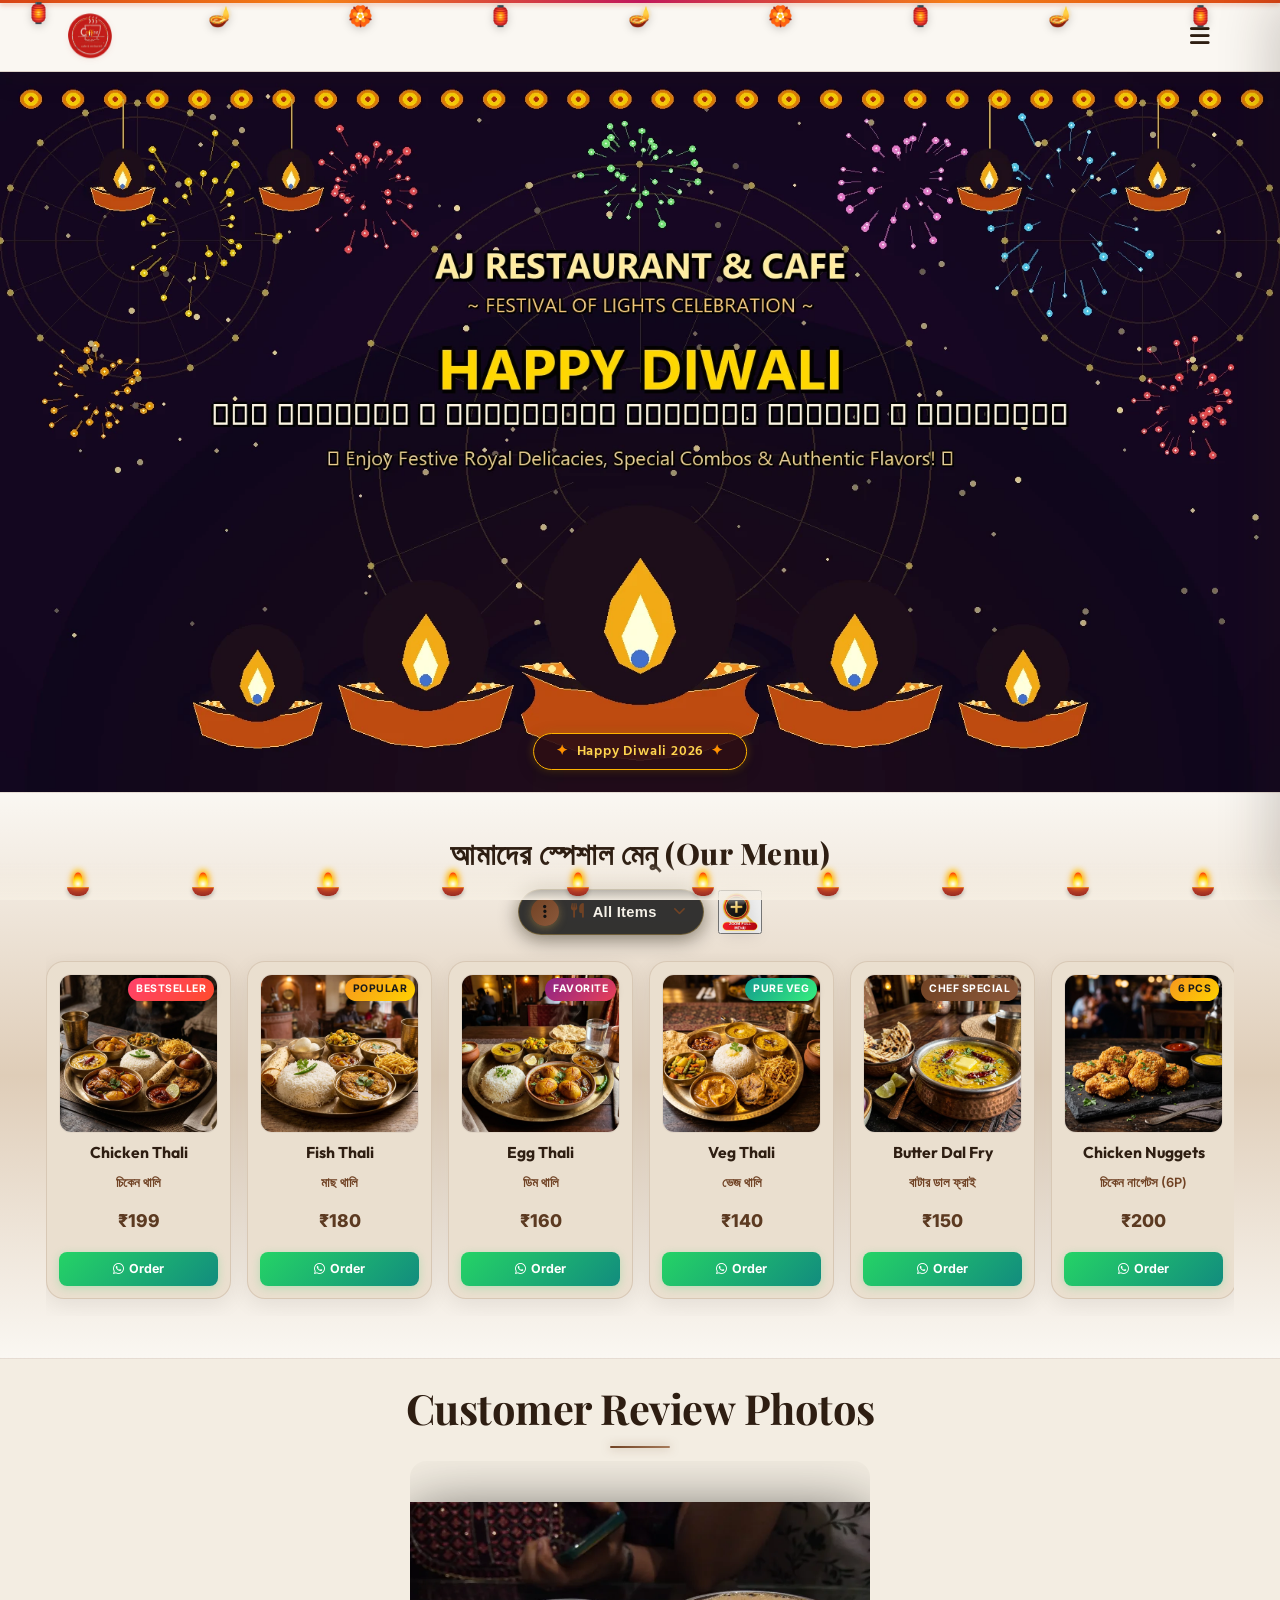
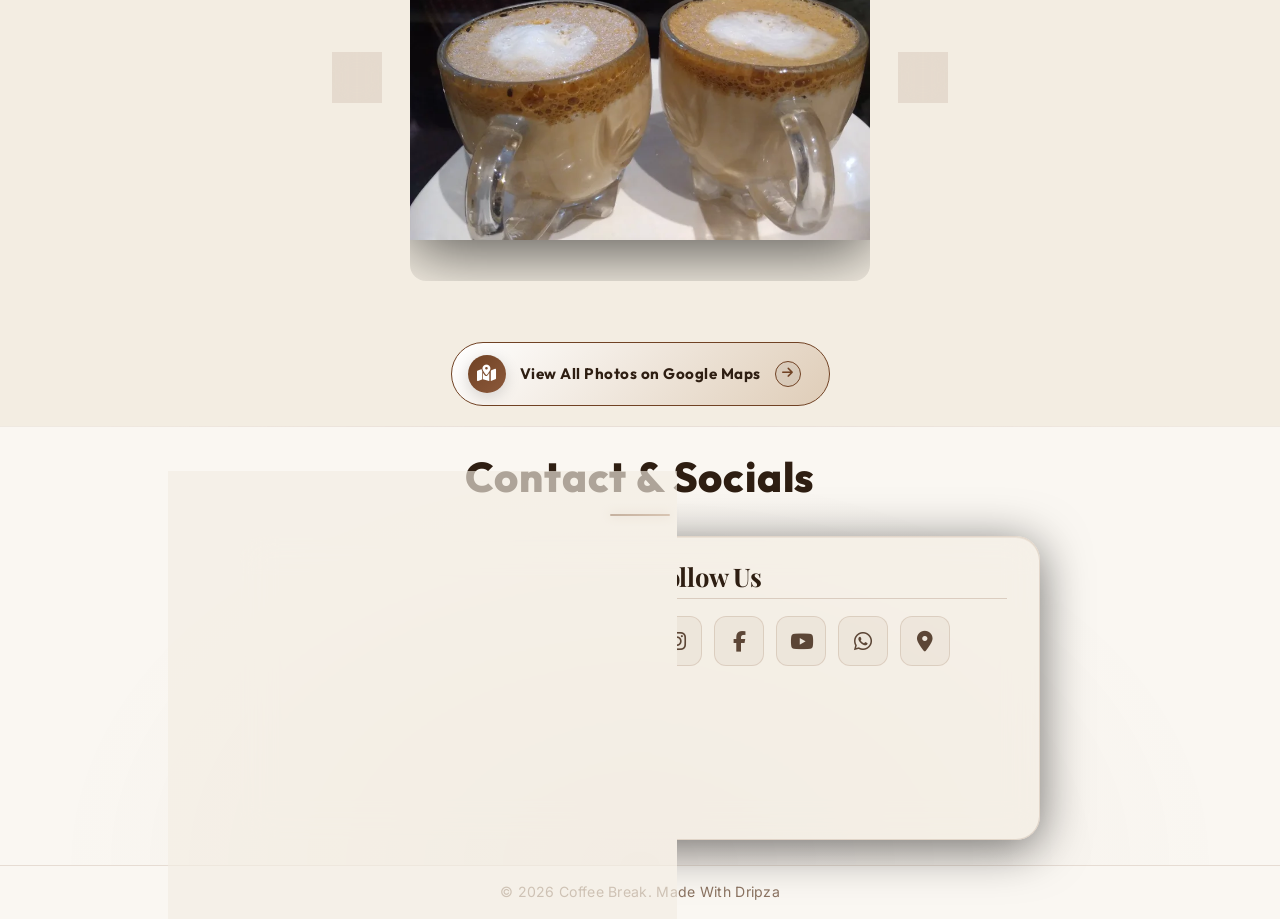
<file: index.html>
﻿<!DOCTYPE html>
<html lang="bn">
<head>
    <meta charset="UTF-8">
    <meta name="viewport" content="width=device-width, initial-scale=1.0">
    <title>Coffee Break</title>
    <link rel="icon" type="image/png" href="assets/coffee_break_logo.webp">
    <link href="https://fonts.googleapis.com/css2?family=Playfair+Display:wght@400;600;700;800&family=Outfit:wght@300;400;600;800&family=Inter:wght@300;400;500;600&family=Hind+Siliguri:wght@400;600;700&display=swap" rel="stylesheet">
    <link rel="stylesheet" href="https://cdnjs.cloudflare.com/ajax/libs/font-awesome/6.4.0/css/all.min.css">
    <link rel="stylesheet" href="styles.css?v=1.3">
</head>
<body class="no-scroll diwali-theme">
    <!-- Preloader Screen -->
    <div id="preloader">
        <div class="preloader-content">
            <div class="preloader-diya-glow">🪔</div>
            <h1 class="preloader-title">Welcome to <br><span class="highlight">Coffee Break</span></h1>
            <div class="preloader-loader">
                <div class="loader-bar"></div>
            </div>
        </div>
    </div>
    <!-- Navbar -->
        <!-- Hanging Decorative Diwali Toran & Lanterns -->
    <div class="diwali-hanging-toran" aria-hidden="true">
        <div class="toran-string"></div>
        <div class="toran-items">
            <span class="toran-lantern tl1">🏮</span>
            <span class="toran-diya td1">🪔</span>
            <span class="toran-flower tf1">🏵️</span>
            <span class="toran-lantern tl2">🏮</span>
            <span class="toran-diya td2">🪔</span>
            <span class="toran-flower tf2">🏵️</span>
            <span class="toran-lantern tl3">🏮</span>
            <span class="toran-diya td3">🪔</span>
            <span class="toran-lantern tl4">🏮</span>
        </div>
    </div>
    <nav class="navbar">
        <div class="logo-container">
            <img src="assets/coffee_break_logo.webp" alt="Coffee Break Logo" class="logo-brand-img">
            <div class="logo-text-wrapper">
                <span class="animated-football-header" title="Diwali Celebration">
                    <img src="assets/diwali_run_icon.webp" alt="Mahalaya Run Icon" style="object-fit: contain; filter: drop-shadow(0 2px 5px rgba(183, 28, 28, 0.4)) drop-shadow(0 1px 2px rgba(0, 0, 0, 0.25));">
                </span>
                <span class="logo-text">Coffee Break</span>
            </div>
        </div>
        <span class="rath-yatra-header-text diwali-header-text">✨ শুভ দীপাবলি ও কালীপূজা 🪔</span>
        <ul class="nav-links">
            <li><a href="#home">Home</a></li>
            <li><a href="#menu">Menu</a></li>
            <li><a href="#reviews">Reviews</a></li>
            <li><a href="#contact">Contact</a></li>
        </ul>
        <div class="navbar-actions">
            <div class="hamburger">
                <i class="fas fa-bars"></i>
            </div>
        </div>
    </nav>

    <!-- Hero Section -->
    <section id="home" class="hero">
        <div class="hero-bg banner-box">
            <img src="assets/diwali_greeting_banner.webp" alt="Happy Diwali Festival Banner" class="active">
            <img src="assets/banner_1.webp" alt="Coffee Break Banner 1">
            <img src="assets/banner_2.webp" alt="Coffee Break Banner 2">
            <img src="assets/banner_3.webp" alt="Coffee Break Banner 3">
            <img src="assets/banner_4.webp" alt="Coffee Break Banner 4">
            <img src="assets/banner_5.webp" alt="Coffee Break Banner 5">
            <img src="assets/banner_6.webp" alt="Coffee Break Banner 6">
            <img src="assets/banner_7.webp" alt="Coffee Break Banner 7">
            <img src="assets/banner_8.webp" alt="Coffee Break Banner 8">
            <img src="assets/banner_9.webp" alt="Coffee Break Banner 9">
            <img src="assets/banner_10.webp" alt="Coffee Break Banner 10">
            <img src="assets/banner_11.webp" alt="Coffee Break Banner 11">
            <img src="assets/banner_12.webp" alt="Coffee Break Banner 12">
            <img src="assets/banner_13.webp" alt="Coffee Break Banner 13">
            <img src="assets/banner_14.webp" alt="Coffee Break Banner 14">
            <img src="assets/banner_15.webp" alt="Coffee Break Banner 15">
            <div class="overlay"></div>
        </div>
        <!-- Interactive Diwali Fireworks Canvas Overlay -->
        <canvas id="diwali-fireworks-canvas"></canvas>
        <div class="hero-diwali-badge">
            <span class="sparkle-star">✦</span> Happy Diwali 2026 <span class="sparkle-star">✦</span>
        </div>
        <!-- Click/Hover Zones for Banner Control -->
        <div class="hero-nav-zone left-zone" title="Previous Image"></div>
        <div class="hero-nav-zone right-zone" title="Next Image"></div>
    </section>

                <!-- Digital Restaurant Menu Section -->
    <section id="menu" class="main-menu-section">
        <div class="menu-header-wrapper">
            <div class="menu-eyebrow-container">
                <span class="menu-eyebrow">আমাদের স্পেশাল মেনু (Our Menu)</span>
            </div>
        </div>

        <!-- Menu Category Filter Tabs -->
                <!-- Menu Category Filter Dropdown (Three-Dot Filter Menu) -->
        <!-- Menu Filter and Zoom Controls Row -->
        <div class="menu-filter-controls-row">
            <div class="menu-filter-dropdown-wrapper" id="main-menu-filter-dropdown-wrapper">
            <button type="button" class="menu-filter-dots-btn" id="main-menu-filter-dots-btn" aria-expanded="false" aria-haspopup="true" title="Filter Menu">
                <span class="three-dots-icon-box">
                    <i class="fas fa-ellipsis-v"></i>
                </span>
                <span class="current-filter-label" id="main-current-filter-label">
                    <i class="fas fa-utensils"></i>
                    <span>All Items</span>
                </span>
                <i class="fas fa-chevron-down filter-dropdown-arrow"></i>
            </button>

            <!-- Dropdown List of Category Filter Options -->
            <div class="menu-filter-dropdown-menu" id="main-menu-filter-dropdown-menu">
                <div class="menu-filter-dropdown-header">
                    <span><i class="fas fa-filter"></i> Filter Category</span>
                </div>
                <div class="menu-filter-dropdown-list">
                    <button type="button" class="menu-tab-btn active" data-category="all">
                        <span class="tab-btn-content">
                            <i class="fas fa-utensils tab-icon"></i>
                            <span class="tab-title">All Items</span>
                        </span>
                        <i class="fas fa-check active-indicator-icon"></i>
                    </button>
                    <button type="button" class="menu-tab-btn" data-category="thali">
                        <span class="tab-btn-content">
                            <i class="fas fa-bowl-rice tab-icon"></i>
                            <span class="tab-title">Bengali Thali</span>
                        </span>
                        <i class="fas fa-check active-indicator-icon"></i>
                    </button>
                    <button type="button" class="menu-tab-btn" data-category="snacks">
                        <span class="tab-btn-content">
                            <i class="fas fa-burger tab-icon"></i>
                            <span class="tab-title">Breakfast & Snacks</span>
                        </span>
                        <i class="fas fa-check active-indicator-icon"></i>
                    </button>
                    <button type="button" class="menu-tab-btn" data-category="beverages">
                        <span class="tab-btn-content">
                            <i class="fas fa-mug-hot tab-icon"></i>
                            <span class="tab-title">Tea & Coffee</span>
                        </span>
                        <i class="fas fa-check active-indicator-icon"></i>
                    </button>
                    <button type="button" class="menu-tab-btn" data-category="extras">
                        <span class="tab-btn-content">
                            <i class="fas fa-plate-wheat tab-icon"></i>
                            <span class="tab-title">Sides & Extras</span>
                        </span>
                        <i class="fas fa-check active-indicator-icon"></i>
                    </button>
                </div>
            </div>
        </div>

            <!-- Zoom Full Menu Button on Right Side of Filter -->
            <button type="button" class="menu-zoom-img-btn" id="open-full-menu-modal-btn" title="Open Complete Menu Card (সম্পূর্ণ মেনু)">
                    <img src="assets/zoom_full_menu_icon.webp" alt="Zoom Full Menu" class="zoom-full-menu-img">
                </button>
        </div>
        

        <!-- Menu Cards Horizontal Side-Scroll Wrapper -->
        <div class="main-menu-scroll-wrapper">
            <div class="main-menu-scroll-track" id="main-restaurant-menu-scroll">
                
                <!-- 1. Chicken Thali -->
                <div class="food-menu-card" data-category="thali">
                    <div class="food-card-badge bestseller">Bestseller</div>
                    <div class="food-card-img-box">
                        <img src="assets/menu_chicken_thali.webp" alt="Chicken Thali" loading="lazy">
                    </div>
                    <div class="food-card-body">
                        <h3 class="food-title">Chicken Thali</h3>
                        <span class="bengali-title">চিকেন থালি</span>
                        <span class="food-price">₹199</span>
                        <a href="https://wa.me/919064698792?text=Hi%20Coffee%20Break,%20I%20want%20to%20order%20Chicken%20Thali%20(₹199)" target="_blank" class="food-order-btn">
                            <i class="fab fa-whatsapp"></i> Order
                        </a>
                    </div>
                </div>

                <!-- 2. Fish Thali -->
                <div class="food-menu-card" data-category="thali">
                    <div class="food-card-badge popular">Popular</div>
                    <div class="food-card-img-box">
                        <img src="assets/menu_fish_thali.webp" alt="Fish Thali" loading="lazy">
                    </div>
                    <div class="food-card-body">
                        <h3 class="food-title">Fish Thali</h3>
                        <span class="bengali-title">মাছ থালি</span>
                        <span class="food-price">₹180</span>
                        <a href="https://wa.me/919064698792?text=Hi%20Coffee%20Break,%20I%20want%20to%20order%20Fish%20Thali%20(₹180)" target="_blank" class="food-order-btn">
                            <i class="fab fa-whatsapp"></i> Order
                        </a>
                    </div>
                </div>

                <!-- 3. Egg Thali -->
                <div class="food-menu-card" data-category="thali">
                    <div class="food-card-badge special">Favorite</div>
                    <div class="food-card-img-box">
                        <img src="assets/menu_egg_thali.webp" alt="Egg Thali" loading="lazy">
                    </div>
                    <div class="food-card-body">
                        <h3 class="food-title">Egg Thali</h3>
                        <span class="bengali-title">ডিম থালি</span>
                        <span class="food-price">₹160</span>
                        <a href="https://wa.me/919064698792?text=Hi%20Coffee%20Break,%20I%20want%20to%20order%20Egg%20Thali%20(₹160)" target="_blank" class="food-order-btn">
                            <i class="fab fa-whatsapp"></i> Order
                        </a>
                    </div>
                </div>

                <!-- 4. Veg Thali -->
                <div class="food-menu-card" data-category="thali">
                    <div class="food-card-badge pure-veg">Pure Veg</div>
                    <div class="food-card-img-box">
                        <img src="assets/menu_veg_thali.webp" alt="Veg Thali" loading="lazy">
                    </div>
                    <div class="food-card-body">
                        <h3 class="food-title">Veg Thali</h3>
                        <span class="bengali-title">ভেজ থালি</span>
                        <span class="food-price">₹140</span>
                        <a href="https://wa.me/919064698792?text=Hi%20Coffee%20Break,%20I%20want%20to%20order%20Veg%20Thali%20(₹140)" target="_blank" class="food-order-btn">
                            <i class="fab fa-whatsapp"></i> Order
                        </a>
                    </div>
                </div>

                <!-- 5. Butter Dal Fry -->
                <div class="food-menu-card" data-category="extras">
                    <div class="food-card-badge chef">Chef Special</div>
                    <div class="food-card-img-box">
                        <img src="assets/menu_butter_dal_fry.webp" alt="Butter Dal Fry" loading="lazy">
                    </div>
                    <div class="food-card-body">
                        <h3 class="food-title">Butter Dal Fry</h3>
                        <span class="bengali-title">বাটার ডাল ফ্রাই</span>
                        <span class="food-price">₹150</span>
                        <a href="https://wa.me/919064698792?text=Hi%20Coffee%20Break,%20I%20want%20to%20order%20Butter%20Dal%20Fry%20(₹150)" target="_blank" class="food-order-btn">
                            <i class="fab fa-whatsapp"></i> Order
                        </a>
                    </div>
                </div>

                <!-- 6. Chicken Nuggets -->
                <div class="food-menu-card" data-category="snacks">
                    <div class="food-card-badge popular">6 Pcs</div>
                    <div class="food-card-img-box">
                        <img src="assets/menu_chicken_nuggets.webp" alt="Chicken Nuggets" loading="lazy">
                    </div>
                    <div class="food-card-body">
                        <h3 class="food-title">Chicken Nuggets</h3>
                        <span class="bengali-title">চিকেন নাগেটস (6P)</span>
                        <span class="food-price">₹200</span>
                        <a href="https://wa.me/919064698792?text=Hi%20Coffee%20Break,%20I%20want%20to%20order%20Chicken%20Nuggets%20(₹200)" target="_blank" class="food-order-btn">
                            <i class="fab fa-whatsapp"></i> Order
                        </a>
                    </div>
                </div>

                <!-- 7. Aloo Tikki -->
                <div class="food-menu-card" data-category="snacks">
                    <div class="food-card-badge pure-veg">Big Size</div>
                    <div class="food-card-img-box">
                        <img src="assets/menu_aloo_tikki.webp" alt="Aloo Tikki Big Size" loading="lazy">
                    </div>
                    <div class="food-card-body">
                        <h3 class="food-title">Aloo Tikki 6P</h3>
                        <span class="bengali-title">আলু টিক্কি (6P)</span>
                        <span class="food-price">₹180</span>
                        <a href="https://wa.me/919064698792?text=Hi%20Coffee%20Break,%20I%20want%20to%20order%20Aloo%20Tikki%20(₹180)" target="_blank" class="food-order-btn">
                            <i class="fab fa-whatsapp"></i> Order
                        </a>
                    </div>
                </div>

                <!-- 8. Egg Maggie -->
                <div class="food-menu-card" data-category="snacks">
                    <div class="food-card-badge popular">Hot</div>
                    <div class="food-card-img-box">
                        <img src="assets/menu_egg_maggie.webp" alt="Egg Maggie" loading="lazy">
                    </div>
                    <div class="food-card-body">
                        <h3 class="food-title">Egg Maggie</h3>
                        <span class="bengali-title">এগ ম্যাগি</span>
                        <span class="food-price">₹80</span>
                        <a href="https://wa.me/919064698792?text=Hi%20Coffee%20Break,%20I%20want%20to%20order%20Egg%20Maggie%20(₹80)" target="_blank" class="food-order-btn">
                            <i class="fab fa-whatsapp"></i> Order
                        </a>
                    </div>
                </div>

                <!-- 9. Veg Maggie -->
                <div class="food-menu-card" data-category="snacks">
                    <div class="food-card-badge pure-veg">Veg</div>
                    <div class="food-card-img-box">
                        <img src="assets/menu_egg_maggie.webp" alt="Veg Maggie" loading="lazy">
                    </div>
                    <div class="food-card-body">
                        <h3 class="food-title">Veg Maggie</h3>
                        <span class="bengali-title">ভেজ ম্যাগি</span>
                        <span class="food-price">₹60</span>
                        <a href="https://wa.me/919064698792?text=Hi%20Coffee%20Break,%20I%20want%20to%20order%20Veg%20Maggie%20(₹60)" target="_blank" class="food-order-btn">
                            <i class="fab fa-whatsapp"></i> Order
                        </a>
                    </div>
                </div>

                <!-- 10. Bread Omelette -->
                <div class="food-menu-card" data-category="snacks">
                    <div class="food-card-badge special">Breakfast</div>
                    <div class="food-card-img-box">
                        <img src="assets/menu6.webp" alt="Bread Omelette Jam Butter" loading="lazy">
                    </div>
                    <div class="food-card-body">
                        <h3 class="food-title">Bread Omelette</h3>
                        <span class="bengali-title">ব্রেড ওমলেট / জ্যাম</span>
                        <span class="food-price">₹60</span>
                        <a href="https://wa.me/919064698792?text=Hi%20Coffee%20Break,%20I%20want%20to%20order%20Bread%20Omelette%20(₹60)" target="_blank" class="food-order-btn">
                            <i class="fab fa-whatsapp"></i> Order
                        </a>
                    </div>
                </div>

                <!-- 11. Chai & Coffee -->
                <div class="food-menu-card" data-category="beverages">
                    <div class="food-card-badge special">Hot</div>
                    <div class="food-card-img-box">
                        <img src="assets/menu_tea_coffee.webp" alt="Coffee" loading="lazy">
                    </div>
                    <div class="food-card-body">
                        <h3 class="food-title">Milk / Black Coffee</h3>
                        <span class="bengali-title">কফি (Min 2 Cup)</span>
                        <span class="food-price">₹50</span>
                        <a href="https://wa.me/919064698792?text=Hi%20Coffee%20Break,%20I%20want%20to%20order%20Coffee" target="_blank" class="food-order-btn">
                            <i class="fab fa-whatsapp"></i> Order
                        </a>
                    </div>
                </div>

                <!-- 12. Milk / Black Tea -->
                <div class="food-menu-card" data-category="beverages">
                    <div class="food-card-badge bestseller">Chai</div>
                    <div class="food-card-img-box">
                        <img src="assets/menu_tea_coffee.webp" alt="Tea" loading="lazy">
                    </div>
                    <div class="food-card-body">
                        <h3 class="food-title">Black / Milk Tea</h3>
                        <span class="bengali-title">চা (Min 2 Cup)</span>
                        <span class="food-price">₹25</span>
                        <a href="https://wa.me/919064698792?text=Hi%20Coffee%20Break,%20I%20want%20to%20order%20Tea" target="_blank" class="food-order-btn">
                            <i class="fab fa-whatsapp"></i> Order
                        </a>
                    </div>
                </div>

                <!-- 13. Green Tea -->
                <div class="food-menu-card" data-category="beverages">
                    <div class="food-card-badge pure-veg">Healthy</div>
                    <div class="food-card-img-box">
                        <img src="assets/menu_tea_coffee.webp" alt="Green Tea" loading="lazy">
                    </div>
                    <div class="food-card-body">
                        <h3 class="food-title">Green Tea</h3>
                        <span class="bengali-title">গ্রিন টি (Min 2 Cup)</span>
                        <span class="food-price">₹40</span>
                        <a href="https://wa.me/919064698792?text=Hi%20Coffee%20Break,%20I%20want%20to%20order%20Green%20Tea" target="_blank" class="food-order-btn">
                            <i class="fab fa-whatsapp"></i> Order
                        </a>
                    </div>
                </div>

                <!-- 14. Extra Chicken 4P -->
                <div class="food-menu-card" data-category="extras">
                    <div class="food-card-badge popular">4 Pcs</div>
                    <div class="food-card-img-box">
                        <img src="assets/menu_chicken_thali.webp" alt="Extra Chicken" loading="lazy">
                    </div>
                    <div class="food-card-body">
                        <h3 class="food-title">Extra Chicken (4P)</h3>
                        <span class="bengali-title">চিকেন কারি (4P)</span>
                        <span class="food-price">₹180</span>
                        <a href="https://wa.me/919064698792?text=Hi%20Coffee%20Break,%20I%20want%20to%20order%20Extra%20Chicken%204P%20(₹180)" target="_blank" class="food-order-btn">
                            <i class="fab fa-whatsapp"></i> Order
                        </a>
                    </div>
                </div>

                <!-- 15. Extra Mutton 1P -->
                <div class="food-menu-card" data-category="extras">
                    <div class="food-card-badge special">Special</div>
                    <div class="food-card-img-box">
                        <img src="assets/menu3.webp" alt="Extra Mutton" loading="lazy">
                    </div>
                    <div class="food-card-body">
                        <h3 class="food-title">Extra Mutton (1P)</h3>
                        <span class="bengali-title">মটন (স্পেশাল অর্ডার)</span>
                        <span class="food-price">₹80</span>
                        <a href="https://wa.me/919064698792?text=Hi%20Coffee%20Break,%20I%20want%20to%20order%20Extra%20Mutton%20(₹80)" target="_blank" class="food-order-btn">
                            <i class="fab fa-whatsapp"></i> Order
                        </a>
                    </div>
                </div>

                <!-- 16. Extra Fish 1P -->
                <div class="food-menu-card" data-category="extras">
                    <div class="food-card-badge popular">1 Pc</div>
                    <div class="food-card-img-box">
                        <img src="assets/menu_fish_thali.webp" alt="Extra Fish" loading="lazy">
                    </div>
                    <div class="food-card-body">
                        <h3 class="food-title">Extra Fish (1P)</h3>
                        <span class="bengali-title">মাছ ১ পিস</span>
                        <span class="food-price">₹80</span>
                        <a href="https://wa.me/919064698792?text=Hi%20Coffee%20Break,%20I%20want%20to%20order%20Extra%20Fish%20(₹80)" target="_blank" class="food-order-btn">
                            <i class="fab fa-whatsapp"></i> Order
                        </a>
                    </div>
                </div>

                <!-- 17. Green Salad -->
                <div class="food-menu-card" data-category="extras">
                    <div class="food-card-badge pure-veg">Fresh</div>
                    <div class="food-card-img-box">
                        <img src="assets/menu_veg_thali.webp" alt="Green Salad" loading="lazy">
                    </div>
                    <div class="food-card-body">
                        <h3 class="food-title">Green Salad</h3>
                        <span class="bengali-title">গ্রিন স্যালাড</span>
                        <span class="food-price">₹100</span>
                        <a href="https://wa.me/919064698792?text=Hi%20Coffee%20Break,%20I%20want%20to%20order%20Green%20Salad%20(₹100)" target="_blank" class="food-order-btn">
                            <i class="fab fa-whatsapp"></i> Order
                        </a>
                    </div>
                </div>

                <!-- 18. Extra Egg (2P) -->
                <div class="food-menu-card" data-category="extras">
                    <div class="food-card-badge special">2 Pcs</div>
                    <div class="food-card-img-box">
                        <img src="assets/menu_egg_thali.webp" alt="Extra Egg 2P" loading="lazy">
                    </div>
                    <div class="food-card-body">
                        <h3 class="food-title">Extra Egg (2P)</h3>
                        <span class="bengali-title">ডিম (২ পিস)</span>
                        <span class="food-price">₹50</span>
                        <a href="https://wa.me/919064698792?text=Hi%20Coffee%20Break,%20I%20want%20to%20order%20Extra%20Egg%202P%20(₹50)" target="_blank" class="food-order-btn">
                            <i class="fab fa-whatsapp"></i> Order
                        </a>
                    </div>
                </div>

                <!-- 19. Extra Rice -->
                <div class="food-menu-card" data-category="extras">
                    <div class="food-card-badge popular">1 Plate</div>
                    <div class="food-card-img-box">
                        <img src="assets/menu_veg_thali.webp" alt="Extra Rice" loading="lazy">
                    </div>
                    <div class="food-card-body">
                        <h3 class="food-title">Extra Rice</h3>
                        <span class="bengali-title">এক্সট্রা ভাত</span>
                        <span class="food-price">₹50</span>
                        <a href="https://wa.me/919064698792?text=Hi%20Coffee%20Break,%20I%20want%20to%20order%20Extra%20Rice%20(₹50)" target="_blank" class="food-order-btn">
                            <i class="fab fa-whatsapp"></i> Order
                        </a>
                    </div>
                </div>

                <!-- 20. Extra Misti / Papad / Roti -->
                <div class="food-menu-card" data-category="extras">
                    <div class="food-card-badge pure-veg">Per Pc</div>
                    <div class="food-card-img-box">
                        <img src="assets/menu2.webp" alt="Extra Misti Papad Roti" loading="lazy">
                    </div>
                    <div class="food-card-body">
                        <h3 class="food-title">Extra Misti / Papad / Roti</h3>
                        <span class="bengali-title">মিষ্টি / পাঁপড় / রুটি</span>
                        <span class="food-price">₹10</span>
                        <a href="https://wa.me/919064698792?text=Hi%20Coffee%20Break,%20I%20want%20to%20order%20Extra%20Misti%20Papad%20Roti%20(₹10)" target="_blank" class="food-order-btn">
                            <i class="fab fa-whatsapp"></i> Order
                        </a>
                    </div>
                </div>

                <!-- 21. Extra Sabji / Dal / Vaji -->
                <div class="food-menu-card" data-category="extras">
                    <div class="food-card-badge pure-veg">Side Bowl</div>
                    <div class="food-card-img-box">
                        <img src="assets/menu_butter_dal_fry.webp" alt="Extra Sabji Dal Vaji" loading="lazy">
                    </div>
                    <div class="food-card-body">
                        <h3 class="food-title">Extra Sabji / Dal / Vaji</h3>
                        <span class="bengali-title">সবজি / ডাল / ভাজি</span>
                        <span class="food-price">₹30</span>
                        <a href="https://wa.me/919064698792?text=Hi%20Coffee%20Break,%20I%20want%20to%20order%20Extra%20Sabji%20Dal%20Vaji%20(₹30)" target="_blank" class="food-order-btn">
                            <i class="fab fa-whatsapp"></i> Order
                        </a>
                    </div>
                </div>

                <!-- 18. Water Bottle -->
                <div class="food-menu-card" data-category="beverages">
                    <div class="food-card-badge pure-veg">Mineral</div>
                    <div class="food-card-img-box">
                        <img src="assets/menu5.webp" alt="Water Bottle" loading="lazy">
                    </div>
                    <div class="food-card-body">
                        <h3 class="food-title">Water Bottle</h3>
                        <span class="bengali-title">জল 1L / 2L</span>
                        <span class="food-price">₹20 / ₹30</span>
                        <a href="https://wa.me/919064698792?text=Hi%20Coffee%20Break,%20I%20want%20to%20order%20Water%20Bottle" target="_blank" class="food-order-btn">
                            <i class="fab fa-whatsapp"></i> Order
                        </a>
                    </div>
                </div>

            </div>
        </div>
    </section>

    <!-- Reviews Section (Photo Gallery) -->
    <section id="reviews" class="reviews-section">
        <h2 class="section-title">Customer Review Photos</h2>
        <div class="reviews-slider-container">
            <div class="reviews-slider">
                <div class="review-slide active">
                    <img src="assets/review_1.webp" alt="Customer Review 1">
                </div>
                <div class="review-slide">
                    <img src="assets/review_2.webp" alt="Customer Review 2">
                </div>
                <div class="review-slide">
                    <img src="assets/review_3.webp" alt="Customer Review 3">
                </div>
                <div class="review-slide">
                    <img src="assets/review_4.webp" alt="Customer Review 4">
                </div>
                <div class="review-slide">
                    <img src="assets/review_5.webp" alt="Customer Review 5">
                </div>
                <div class="review-slide">
                    <img src="assets/review_6.webp" alt="Customer Review 6">
                </div>
                <div class="review-slide">
                    <img src="assets/review_7.webp" alt="Customer Review 7">
                </div>
                <div class="review-slide">
                    <img src="assets/review_8.webp" alt="Customer Review 8">
                </div>
                <div class="review-slide">
                    <img src="assets/review_9.webp" alt="Customer Review 9">
                </div>
                <div class="review-slide">
                    <img src="assets/review_10.webp" alt="Customer Review 10">
                </div>
                <div class="review-slide">
                    <img src="assets/review_11.webp" alt="Customer Review 11">
                </div>
                <div class="review-slide">
                    <img src="assets/review_12.webp" alt="Customer Review 12">
                </div>
                <div class="review-slide">
                    <img src="assets/review_13.webp" alt="Customer Review 13">
                </div>
                <div class="review-slide">
                    <img src="assets/review_14.webp" alt="Customer Review 14">
                </div>
                <div class="review-slide">
                    <img src="assets/review_15.webp" alt="Customer Review 15">
                </div>
                <div class="review-slide">
                    <img src="assets/review_16.webp" alt="Customer Review 16">
                </div>
                <div class="review-slide">
                    <img src="assets/review_17.webp" alt="Customer Review 17">
                </div>
                <div class="review-slide">
                    <img src="assets/review_18.webp" alt="Customer Review 18">
                </div>
                <div class="review-slide">
                    <img src="assets/review_19.webp" alt="Customer Review 19">
                </div>
                <div class="review-slide">
                    <img src="assets/review_20.webp" alt="Customer Review 20">
                </div>
                <div class="review-slide">
                    <img src="assets/review_21.webp" alt="Customer Review 21">
                </div>
                <div class="review-slide">
                    <img src="assets/review_22.webp" alt="Customer Review 22">
                </div>
                <div class="review-slide">
                    <img src="assets/review_23.webp" alt="Customer Review 23">
                </div>
                <div class="review-slide">
                    <img src="assets/review_24.webp" alt="Customer Review 24">
                </div>
                <div class="review-slide">
                    <img src="assets/review_25.webp" alt="Customer Review 25">
                </div>
                <div class="review-slide">
                    <img src="assets/review_26.webp" alt="Customer Review 26">
                </div>
                <div class="review-slide">
                    <img src="assets/review_27.webp" alt="Customer Review 27">
                </div>
                <div class="review-slide">
                    <img src="assets/review_28.webp" alt="Customer Review 28">
                </div>
                <div class="review-slide">
                    <img src="assets/review_29.webp" alt="Customer Review 29">
                </div>
                <div class="review-slide">
                    <img src="assets/review_30.webp" alt="Customer Review 30">
                </div>
                <div class="review-slide">
                    <img src="assets/review_31.webp" alt="Customer Review 31">
                </div>
                <div class="review-slide">
                    <img src="assets/review_32.webp" alt="Customer Review 32">
                </div>
                <div class="review-slide">
                    <img src="assets/review_33.webp" alt="Customer Review 33">
                </div>
                <div class="review-slide">
                    <img src="assets/review_34.webp" alt="Customer Review 34">
                </div>
                <div class="review-slide">
                    <img src="assets/review_35.webp" alt="Customer Review 35">
                </div>
                <div class="review-slide">
                    <img src="assets/review_36.webp" alt="Customer Review 36">
                </div>
                <div class="review-slide">
                    <img src="assets/review_37.webp" alt="Customer Review 37">
                </div>
            </div>
            
            <!-- Slider Controls -->
            <button class="slider-btn prev-btn"><i class="fas fa-chevron-left"></i></button>
            <button class="slider-btn next-btn"><i class="fas fa-chevron-right"></i></button>
            
            <!-- Slider Dots -->
            <div class="slider-dots">
                <!-- Dynamically generated by JavaScript -->
            </div>
        </div>
        <div style="text-align: center; margin-top: 3rem;">
            <div class="reviews-cta-wrapper">
            <a href="https://maps.app.goo.gl/PXpz6pbxtFSAyM4YA" target="_blank" class="modern-maps-btn" title="Open Google Maps Gallery">
                <span class="maps-icon-badge"><i class="fas fa-map-marked-alt"></i></span>
                <span class="maps-btn-text">View All Photos on Google Maps</span>
                <span class="maps-arrow-circle"><i class="fas fa-arrow-right"></i></span>
            </a>
        </div>
        </div>
    </section>

    <!-- Contact & Footer -->
    <section id="contact" class="contact-section">
        <h2 class="section-title">Contact & Socials</h2>
        <div class="contact-container glassmorphism">
            <div class="contact-info">
                <h2>Visit Us</h2>
                <div class="info-item">
                    <a href="https://maps.app.goo.gl/EksyamdfHj5NwLN49" target="_blank" style="color: inherit; text-decoration: none; display: flex; align-items: center; gap: 15px;">
                        <i class="fas fa-map-marker-alt"></i>
                        <p>2nd floor, Ekanta Apan Building, Poramatala Rd, Nabadwip, West Bengal 741302</p>
                    </a>
                </div>
                <div class="info-item">
                    <i class="fas fa-phone-alt"></i>
                    <p>+91 9064698792</p>
                </div>
                <div class="info-item">
                    <i class="fas fa-envelope"></i>
                    <p>hello@coffeebreak.com</p>
                </div>
            </div>
            <div class="social-links">
                <h2>Follow Us</h2>
                <div class="social-icons">
                    <a href="#" class="social-icon"><i class="fab fa-instagram"></i></a>
                    <a href="#" class="social-icon"><i class="fab fa-facebook-f"></i></a>
                    <a href="#" class="social-icon"><i class="fab fa-youtube"></i></a>
                    <a href="https://wa.me/919064698792" target="_blank" class="social-icon"><i class="fab fa-whatsapp"></i></a>
                    <a href="https://maps.app.goo.gl/EksyamdfHj5NwLN49" target="_blank" class="social-icon"><i class="fas fa-map-marker-alt"></i></a>
                </div>
            </div>
        </div>
    </section>

    <footer>
        <p>&copy; 2026 Coffee Break. Made With Dripza</p>
    </footer>



    <!-- Full Menu Interactive Modal -->
    <div class="full-menu-modal" id="full-menu-modal" aria-hidden="true">
        <div class="full-menu-modal-overlay" id="full-menu-modal-overlay"></div>
        <div class="full-menu-modal-container">
            <!-- Modal Sticky Top Header Container (Header + Hero Title + Search + Category Tabs) -->
            <div class="full-menu-modal-top-section">
                <!-- Modal Header -->
                <div class="full-menu-modal-header">
                    <div class="full-menu-modal-header-left">
                        <button class="menu-modal-close-btn" id="close-full-menu-modal-btn" aria-label="Close Full Menu">
                            <i class="fas fa-arrow-left"></i> <span>Back</span>
                        </button>
                        <div class="full-menu-modal-title">
                            Coffee Break
                        </div>
                    </div>
                    <div class="full-menu-modal-header-right">
                        <a href="#modal-order-timings" class="menu-modal-timing-btn" id="modal-timing-btn" title="Order Timings">
                            <i class="fas fa-clock"></i> <span>Timings</span>
                        </a>
                        <a href="tel:919064698792" class="menu-modal-call-btn">
                            <i class="fas fa-phone-alt"></i> <span>919064698792</span>
                        </a>
                        <button class="menu-modal-close-icon-btn" id="close-full-menu-icon-btn" aria-label="Close">
                            <i class="fas fa-times"></i>
                        </button>
                    </div>
                </div>

                <!-- Modal Hero Header -->
                <div class="full-menu-hero">
                    <h1>Complete Menu Card <span class="bengali-heading">আমাদের সম্পূর্ণ ডিজিটাল মেনু</span></h1>
                </div>

                <!-- Search Bar & Category Filter Tabs -->
                <div class="menu-control-bar">
                    

                    <!-- Modal Category Filter Dropdown (Three-Dot Filter Menu) -->
                    <div class="menu-filter-dropdown-wrapper" id="modal-menu-filter-dropdown-wrapper">
            <button type="button" class="menu-filter-dots-btn" id="modal-menu-filter-dots-btn" aria-expanded="false" aria-haspopup="true" title="Filter Menu">
                <span class="three-dots-icon-box">
                    <i class="fas fa-ellipsis-v"></i>
                </span>
                <span class="current-filter-label" id="modal-current-filter-label">
                    <i class="fas fa-utensils"></i>
                    <span>All Items</span>
                </span>
                <i class="fas fa-chevron-down filter-dropdown-arrow"></i>
            </button>

            <!-- Dropdown List of Category Filter Options -->
            <div class="menu-filter-dropdown-menu" id="modal-menu-filter-dropdown-menu">
                <div class="menu-filter-dropdown-header">
                    <span><i class="fas fa-filter"></i> Filter Category</span>
                </div>
                <div class="menu-filter-dropdown-list">
                    <button type="button" class="menu-tab-btn active" data-category="all">
                        <span class="tab-btn-content">
                            <i class="fas fa-utensils tab-icon"></i>
                            <span class="tab-title">All Items</span>
                        </span>
                        <i class="fas fa-check active-indicator-icon"></i>
                    </button>
                    <button type="button" class="menu-tab-btn" data-category="thali">
                        <span class="tab-btn-content">
                            <i class="fas fa-bowl-rice tab-icon"></i>
                            <span class="tab-title">Bengali Thali</span>
                        </span>
                        <i class="fas fa-check active-indicator-icon"></i>
                    </button>
                    <button type="button" class="menu-tab-btn" data-category="snacks">
                        <span class="tab-btn-content">
                            <i class="fas fa-burger tab-icon"></i>
                            <span class="tab-title">Breakfast & Snacks</span>
                        </span>
                        <i class="fas fa-check active-indicator-icon"></i>
                    </button>
                    <button type="button" class="menu-tab-btn" data-category="beverages">
                        <span class="tab-btn-content">
                            <i class="fas fa-mug-hot tab-icon"></i>
                            <span class="tab-title">Tea & Coffee</span>
                        </span>
                        <i class="fas fa-check active-indicator-icon"></i>
                    </button>
                    <button type="button" class="menu-tab-btn" data-category="extras">
                        <span class="tab-btn-content">
                            <i class="fas fa-plate-wheat tab-icon"></i>
                            <span class="tab-title">Sides & Extras</span>
                        </span>
                        <i class="fas fa-check active-indicator-icon"></i>
                    </button>
                </div>
            </div>
                </div>

                    <div class="search-box-wrapper">
                        <i class="fas fa-search"></i>
                        <input type="text" id="modal-menu-search-input" placeholder="খাবারের নাম লিখে খুঁজুন (Search dishes...)" autocomplete="off" enterkeyhint="search">
                        <button type="button" id="modal-menu-search-clear" class="search-clear-btn" aria-label="Clear search" title="à¦®à§à¦›à§‡ à¦«à§‡à¦²à§à¦¨ (Clear)">
                            <i class="fas fa-times"></i>
                        </button>
                    </div>
            </div>
            </div>

            <div class="full-menu-modal-body">
                <!-- Complete Menu Card Grid -->
                <div class="compact-menu-grid-container">
                    <div class="compact-grid" id="modal-full-menu-grid">

                        <!-- 1. Chicken Thali -->
                        <div class="food-menu-card" data-category="thali" data-keywords="chicken thali murgi murgir mangsho rice dal sabji thali">
                            <div class="food-card-badge bestseller">Bestseller</div>
                            <div class="food-card-img-box">
                                <img src="assets/menu_chicken_thali.webp" alt="Chicken Thali" loading="lazy">
                            </div>
                            <div class="food-card-body">
                                <h3 class="food-title">Chicken Thali</h3>
                                <span class="bengali-title">চিকেন থালি</span>
                                <span class="food-price">₹199</span>
                                <a href="https://wa.me/919064698792?text=Hi%20Coffee%20Break,%20I%20want%20to%20order%20Chicken%20Thali%20(₹199)" target="_blank" class="food-order-btn">
                                    <i class="fab fa-whatsapp"></i> Order
                                </a>
                            </div>
                        </div>

                        <!-- 2. Fish Thali -->
                        <div class="food-menu-card" data-category="thali" data-keywords="fish thali macher thali mach jhol rui katla rice dal thali">
                            <div class="food-card-badge popular">Popular</div>
                            <div class="food-card-img-box">
                                <img src="assets/menu_fish_thali.webp" alt="Fish Thali" loading="lazy">
                            </div>
                            <div class="food-card-body">
                                <h3 class="food-title">Fish Thali</h3>
                                <span class="bengali-title">মাছ থালি</span>
                                <span class="food-price">₹180</span>
                                <a href="https://wa.me/919064698792?text=Hi%20Coffee%20Break,%20I%20want%20to%20order%20Fish%20Thali%20(₹180)" target="_blank" class="food-order-btn">
                                    <i class="fab fa-whatsapp"></i> Order
                                </a>
                            </div>
                        </div>

                        <!-- 3. Egg Thali -->
                        <div class="food-menu-card" data-category="thali" data-keywords="egg thali dimer thali dim kosha rice dal thali">
                            <div class="food-card-badge special">Favorite</div>
                            <div class="food-card-img-box">
                                <img src="assets/menu_egg_thali.webp" alt="Egg Thali" loading="lazy">
                            </div>
                            <div class="food-card-body">
                                <h3 class="food-title">Egg Thali</h3>
                                <span class="bengali-title">ডিম থালি</span>
                                <span class="food-price">₹160</span>
                                <a href="https://wa.me/919064698792?text=Hi%20Coffee%20Break,%20I%20want%20to%20order%20Egg%20Thali%20(₹160)" target="_blank" class="food-order-btn">
                                    <i class="fab fa-whatsapp"></i> Order
                                </a>
                            </div>
                        </div>

                        <!-- 4. Veg Thali -->
                        <div class="food-menu-card" data-category="thali" data-keywords="veg thali niramish thali paneer dal sabji rice mishti doi">
                            <div class="food-card-badge pure-veg">Pure Veg</div>
                            <div class="food-card-img-box">
                                <img src="assets/menu_veg_thali.webp" alt="Veg Thali" loading="lazy">
                            </div>
                            <div class="food-card-body">
                                <h3 class="food-title">Veg Thali</h3>
                                <span class="bengali-title">ভেজ থালি</span>
                                <span class="food-price">₹140</span>
                                <a href="https://wa.me/919064698792?text=Hi%20Coffee%20Break,%20I%20want%20to%20order%20Veg%20Thali%20(₹140)" target="_blank" class="food-order-btn">
                                    <i class="fab fa-whatsapp"></i> Order
                                </a>
                            </div>
                        </div>

                        <!-- 5. Butter Dal Fry -->
                        <div class="food-menu-card" data-category="extras" data-keywords="butter dal fry yellow dal tadka veg">
                            <div class="food-card-badge chef">Chef Special</div>
                            <div class="food-card-img-box">
                                <img src="assets/menu_butter_dal_fry.webp" alt="Butter Dal Fry" loading="lazy">
                            </div>
                            <div class="food-card-body">
                                <h3 class="food-title">Butter Dal Fry</h3>
                                <span class="bengali-title">বাটার ডাল ফ্রাই</span>
                                <span class="food-price">₹150</span>
                                <a href="https://wa.me/919064698792?text=Hi%20Coffee%20Break,%20I%20want%20to%20order%20Butter%20Dal%20Fry%20(₹150)" target="_blank" class="food-order-btn">
                                    <i class="fab fa-whatsapp"></i> Order
                                </a>
                            </div>
                        </div>

                        <!-- 6. Chicken Nuggets (6P) -->
                        <div class="food-menu-card" data-category="snacks" data-keywords="chicken nuggets 6p fried snacks non-veg">
                            <div class="food-card-badge popular">6 Pcs</div>
                            <div class="food-card-img-box">
                                <img src="assets/menu_chicken_nuggets.webp" alt="Chicken Nuggets" loading="lazy">
                            </div>
                            <div class="food-card-body">
                                <h3 class="food-title">Chicken Nuggets</h3>
                                <span class="bengali-title">চিকেন নাগেটস (6P)</span>
                                <span class="food-price">₹200</span>
                                <a href="https://wa.me/919064698792?text=Hi%20Coffee%20Break,%20I%20want%20to%20order%20Chicken%20Nuggets%20(₹200)" target="_blank" class="food-order-btn">
                                    <i class="fab fa-whatsapp"></i> Order
                                </a>
                            </div>
                        </div>

                        <!-- 7. Aloo Tikki Big Size (6P) -->
                        <div class="food-menu-card" data-category="snacks" data-keywords="aloo tikki potato cutlet snacks big size veg">
                            <div class="food-card-badge pure-veg">Big Size</div>
                            <div class="food-card-img-box">
                                <img src="assets/menu_aloo_tikki.webp" alt="Aloo Tikki Big Size" loading="lazy">
                            </div>
                            <div class="food-card-body">
                                <h3 class="food-title">Aloo Tikki 6P</h3>
                                <span class="bengali-title">আলু টিক্কি (6P)</span>
                                <span class="food-price">₹180</span>
                                <a href="https://wa.me/919064698792?text=Hi%20Coffee%20Break,%20I%20want%20to%20order%20Aloo%20Tikki%20(₹180)" target="_blank" class="food-order-btn">
                                    <i class="fab fa-whatsapp"></i> Order
                                </a>
                            </div>
                        </div>

                        <!-- 8. Egg Maggie -->
                        <div class="food-menu-card" data-category="snacks" data-keywords="egg maggie noodles masala snacks">
                            <div class="food-card-badge popular">Hot</div>
                            <div class="food-card-img-box">
                                <img src="assets/menu_egg_maggie.webp" alt="Egg Maggie" loading="lazy">
                            </div>
                            <div class="food-card-body">
                                <h3 class="food-title">Egg Maggie</h3>
                                <span class="bengali-title">এগ ম্যাগি</span>
                                <span class="food-price">₹80</span>
                                <a href="https://wa.me/919064698792?text=Hi%20Coffee%20Break,%20I%20want%20to%20order%20Egg%20Maggie%20(₹80)" target="_blank" class="food-order-btn">
                                    <i class="fab fa-whatsapp"></i> Order
                                </a>
                            </div>
                        </div>

                        <!-- 9. Veg Maggie -->
                        <div class="food-menu-card" data-category="snacks" data-keywords="veg maggie masala noodles snacks vegetarian">
                            <div class="food-card-badge pure-veg">Veg</div>
                            <div class="food-card-img-box">
                                <img src="assets/menu_egg_maggie.webp" alt="Veg Maggie" loading="lazy">
                            </div>
                            <div class="food-card-body">
                                <h3 class="food-title">Veg Maggie</h3>
                                <span class="bengali-title">ভেজ ম্যাগি</span>
                                <span class="food-price">₹60</span>
                                <a href="https://wa.me/919064698792?text=Hi%20Coffee%20Break,%20I%20want%20to%20order%20Veg%20Maggie%20(₹60)" target="_blank" class="food-order-btn">
                                    <i class="fab fa-whatsapp"></i> Order
                                </a>
                            </div>
                        </div>

                        <!-- 10. Bread Omelette / Jam / Butter -->
                        <div class="food-menu-card" data-category="snacks" data-keywords="bread omelette jam butter breakfast toast egg">
                            <div class="food-card-badge special">Breakfast</div>
                            <div class="food-card-img-box">
                                <img src="assets/menu6.webp" alt="Bread Omelette Jam Butter" loading="lazy">
                            </div>
                            <div class="food-card-body">
                                <h3 class="food-title">Bread Omelette</h3>
                                <span class="bengali-title">ব্রেড ওমলেট / জ্যাম</span>
                                <span class="food-price">₹60</span>
                                <a href="https://wa.me/919064698792?text=Hi%20Coffee%20Break,%20I%20want%20to%20order%20Bread%20Omelette%20(₹60)" target="_blank" class="food-order-btn">
                                    <i class="fab fa-whatsapp"></i> Order
                                </a>
                            </div>
                        </div>

                        <!-- 11. Milk / Black Coffee -->
                        <div class="food-menu-card" data-category="beverages" data-keywords="coffee milk coffee black coffee hot drink beverages espresso">
                            <div class="food-card-badge special">Hot</div>
                            <div class="food-card-img-box">
                                <img src="assets/menu_tea_coffee.webp" alt="Milk and Black Coffee" loading="lazy">
                            </div>
                            <div class="food-card-body">
                                <h3 class="food-title">Milk / Black Coffee</h3>
                                <span class="bengali-title">কফি (Min 2 Cup)</span>
                                <span class="food-price">₹50</span>
                                <a href="https://wa.me/919064698792?text=Hi%20Coffee%20Break,%20I%20want%20to%20order%20Coffee" target="_blank" class="food-order-btn">
                                    <i class="fab fa-whatsapp"></i> Order
                                </a>
                            </div>
                        </div>

                        <!-- 12. Black / Milk Tea -->
                        <div class="food-menu-card" data-category="beverages" data-keywords="tea chai milk tea black tea masala chai beverage">
                            <div class="food-card-badge bestseller">Chai</div>
                            <div class="food-card-img-box">
                                <img src="assets/menu_tea_coffee.webp" alt="Black and Milk Tea" loading="lazy">
                            </div>
                            <div class="food-card-body">
                                <h3 class="food-title">Black / Milk Tea</h3>
                                <span class="bengali-title">চা (Min 2 Cup)</span>
                                <span class="food-price">₹25</span>
                                <a href="https://wa.me/919064698792?text=Hi%20Coffee%20Break,%20I%20want%20to%20order%20Tea" target="_blank" class="food-order-btn">
                                    <i class="fab fa-whatsapp"></i> Order
                                </a>
                            </div>
                        </div>

                        <!-- 13. Green Tea -->
                        <div class="food-menu-card" data-category="beverages" data-keywords="green tea healthy detox hot beverage">
                            <div class="food-card-badge pure-veg">Healthy</div>
                            <div class="food-card-img-box">
                                <img src="assets/menu_tea_coffee.webp" alt="Green Tea" loading="lazy">
                            </div>
                            <div class="food-card-body">
                                <h3 class="food-title">Green Tea</h3>
                                <span class="bengali-title">গ্রিন টি (Min 2 Cup)</span>
                                <span class="food-price">₹40</span>
                                <a href="https://wa.me/919064698792?text=Hi%20Coffee%20Break,%20I%20want%20to%20order%20Green%20Tea" target="_blank" class="food-order-btn">
                                    <i class="fab fa-whatsapp"></i> Order
                                </a>
                            </div>
                        </div>

                        <!-- 14. Extra Chicken (4P) -->
                        <div class="food-menu-card" data-category="extras" data-keywords="extra chicken 4p murgir mangsho chicken curry side non-veg">
                            <div class="food-card-badge popular">4 Pcs</div>
                            <div class="food-card-img-box">
                                <img src="assets/menu_chicken_thali.webp" alt="Extra Chicken 4P" loading="lazy">
                            </div>
                            <div class="food-card-body">
                                <h3 class="food-title">Extra Chicken (4P)</h3>
                                <span class="bengali-title">চিকেন কারি (4P)</span>
                                <span class="food-price">₹180</span>
                                <a href="https://wa.me/919064698792?text=Hi%20Coffee%20Break,%20I%20want%20to%20order%20Extra%20Chicken%204P%20(₹180)" target="_blank" class="food-order-btn">
                                    <i class="fab fa-whatsapp"></i> Order
                                </a>
                            </div>
                        </div>

                        <!-- 15. Extra Mutton (1P - Special Order) -->
                        <div class="food-menu-card" data-category="extras" data-keywords="extra mutton 1p khasi mangsho mutton kosha special non-veg">
                            <div class="food-card-badge special">Special</div>
                            <div class="food-card-img-box">
                                <img src="assets/menu3.webp" alt="Extra Mutton 1P" loading="lazy">
                            </div>
                            <div class="food-card-body">
                                <h3 class="food-title">Extra Mutton (1P)</h3>
                                <span class="bengali-title">মটন (স্পেশাল অর্ডার)</span>
                                <span class="food-price">₹80</span>
                                <a href="https://wa.me/919064698792?text=Hi%20Coffee%20Break,%20I%20want%20to%20order%20Extra%20Mutton%20(₹80)" target="_blank" class="food-order-btn">
                                    <i class="fab fa-whatsapp"></i> Order
                                </a>
                            </div>
                        </div>

                        <!-- 16. Extra Fish (1P) -->
                        <div class="food-menu-card" data-category="extras" data-keywords="extra fish 1p macher jhol rui katla side non-veg">
                            <div class="food-card-badge popular">1 Pc</div>
                            <div class="food-card-img-box">
                                <img src="assets/menu_fish_thali.webp" alt="Extra Fish 1P" loading="lazy">
                            </div>
                            <div class="food-card-body">
                                <h3 class="food-title">Extra Fish (1P)</h3>
                                <span class="bengali-title">মাছ ১ পিস</span>
                                <span class="food-price">₹80</span>
                                <a href="https://wa.me/919064698792?text=Hi%20Coffee%20Break,%20I%20want%20to%20order%20Extra%20Fish%20(₹80)" target="_blank" class="food-order-btn">
                                    <i class="fab fa-whatsapp"></i> Order
                                </a>
                            </div>
                        </div>

                        <!-- 17. Green Salad -->
                        <div class="food-menu-card" data-category="extras" data-keywords="green salad cucumber tomato onion lemon salad veg">
                            <div class="food-card-badge pure-veg">Fresh</div>
                            <div class="food-card-img-box">
                                <img src="assets/menu_veg_thali.webp" alt="Green Salad" loading="lazy">
                            </div>
                            <div class="food-card-body">
                                <h3 class="food-title">Green Salad</h3>
                                <span class="bengali-title">গ্রিন স্যালাড</span>
                                <span class="food-price">₹100</span>
                                <a href="https://wa.me/919064698792?text=Hi%20Coffee%20Break,%20I%20want%20to%20order%20Green%20Salad%20(₹100)" target="_blank" class="food-order-btn">
                                    <i class="fab fa-whatsapp"></i> Order
                                </a>
                            </div>
                        </div>

                        <!-- 18. Extra Egg (2P) -->
                        <div class="food-menu-card" data-category="extras" data-keywords="extra egg 2p dim egg curry side non-veg">
                            <div class="food-card-badge special">2 Pcs</div>
                            <div class="food-card-img-box">
                                <img src="assets/menu_egg_thali.webp" alt="Extra Egg 2P" loading="lazy">
                            </div>
                            <div class="food-card-body">
                                <h3 class="food-title">Extra Egg (2P)</h3>
                                <span class="bengali-title">ডিম (২ পিস)</span>
                                <span class="food-price">₹50</span>
                                <a href="https://wa.me/919064698792?text=Hi%20Coffee%20Break,%20I%20want%20to%20order%20Extra%20Egg%202P%20(₹50)" target="_blank" class="food-order-btn">
                                    <i class="fab fa-whatsapp"></i> Order
                                </a>
                            </div>
                        </div>

                        <!-- 19. Extra Rice -->
                        <div class="food-menu-card" data-category="extras" data-keywords="extra rice bhat rice portion veg side">
                            <div class="food-card-badge popular">1 Plate</div>
                            <div class="food-card-img-box">
                                <img src="assets/menu_veg_thali.webp" alt="Extra Rice" loading="lazy">
                            </div>
                            <div class="food-card-body">
                                <h3 class="food-title">Extra Rice</h3>
                                <span class="bengali-title">এক্সট্রা ভাত</span>
                                <span class="food-price">₹50</span>
                                <a href="https://wa.me/919064698792?text=Hi%20Coffee%20Break,%20I%20want%20to%20order%20Extra%20Rice%20(₹50)" target="_blank" class="food-order-btn">
                                    <i class="fab fa-whatsapp"></i> Order
                                </a>
                            </div>
                        </div>

                        <!-- 20. Extra Misti / Papad / Roti -->
                        <div class="food-menu-card" data-category="extras" data-keywords="extra misti papad roti sweet flatbread side">
                            <div class="food-card-badge pure-veg">Per Pc</div>
                            <div class="food-card-img-box">
                                <img src="assets/menu2.webp" alt="Extra Misti Papad Roti" loading="lazy">
                            </div>
                            <div class="food-card-body">
                                <h3 class="food-title">Extra Misti / Papad / Roti</h3>
                                <span class="bengali-title">মিষ্টি / পাঁপড় / রুটি</span>
                                <span class="food-price">₹10</span>
                                <a href="https://wa.me/919064698792?text=Hi%20Coffee%20Break,%20I%20want%20to%20order%20Extra%20Misti%20Papad%20Roti%20(₹10)" target="_blank" class="food-order-btn">
                                    <i class="fab fa-whatsapp"></i> Order
                                </a>
                            </div>
                        </div>

                        <!-- 21. Extra Sabji / Dal / Vaji -->
                        <div class="food-menu-card" data-category="extras" data-keywords="extra sabji dal vaji butter dal fry veg side">
                            <div class="food-card-badge pure-veg">Side Bowl</div>
                            <div class="food-card-img-box">
                                <img src="assets/menu_butter_dal_fry.webp" alt="Extra Sabji Dal Vaji" loading="lazy">
                            </div>
                            <div class="food-card-body">
                                <h3 class="food-title">Extra Sabji / Dal / Vaji</h3>
                                <span class="bengali-title">সবজি / ডাল / ভাজি</span>
                                <span class="food-price">₹30</span>
                                <a href="https://wa.me/919064698792?text=Hi%20Coffee%20Break,%20I%20want%20to%20order%20Extra%20Sabji%20Dal%20Vaji%20(₹30)" target="_blank" class="food-order-btn">
                                    <i class="fab fa-whatsapp"></i> Order
                                </a>
                            </div>
                        </div>

                        <!-- 22. Packaged Water Bottle (1L / 2L) -->
                        <div class="food-menu-card" data-category="beverages" data-keywords="water bottle 1l 2l mineral water drink">
                            <div class="food-card-badge pure-veg">Mineral</div>
                            <div class="food-card-img-box">
                                <img src="assets/menu5.webp" alt="Packaged Water Bottle" loading="lazy">
                            </div>
                            <div class="food-card-body">
                                <h3 class="food-title">Water Bottle</h3>
                                <span class="bengali-title">জল 1L / 2L</span>
                                <span class="food-price">₹20 / ₹30</span>
                                <a href="https://wa.me/919064698792?text=Hi%20Coffee%20Break,%20I%20want%20to%20order%20Water%20Bottle" target="_blank" class="food-order-btn">
                                    <i class="fab fa-whatsapp"></i> Order
                                </a>
                            </div>
                        </div>

                    </div>

                    <!-- No Results Fallback -->
                    <div id="modal-no-results-msg" style="display: none; text-align: center; padding: 40px 20px; color: #aaa;">
                        <i class="fas fa-search" style="font-size: 2.5rem; margin-bottom: 12px; display: block; color: var(--accent-gold);"></i>
                        <p>আপনার খোঁজা অনুযায়ী কোনো খাবার পাওয়া যায়নি। অন্য কিছু লিখে খুঁজুন।</p>
                    </div>
                </div>

                <!-- Order Timings Banner -->
                <div id="modal-order-timings" style="max-width: 1200px; margin: 35px auto 40px; padding: 0 15px;">
                    <div class="order-info-banner glassmorphism">
                        <div class="order-timing-card">
                            <div class="timing-icon"><i class="fas fa-clock"></i></div>
                            <div class="timing-details">
                                <h4>⏰ Order Timings (অর্ডার সময়সূচী)</h4>
                                <ul>
                                    <li><strong>☀️ Lunch:</strong> Any Time You're Hungry!</li>
                                    <li><strong>🌙 Dinner:</strong> Order 05:00 PM – 06:30 PM <span class="serve-time">(Serve: 9:30 PM – 10:00 PM)</span></li>
                                    <li><strong>🌅 Breakfast:</strong> Pre-order 09:00 PM – 10:00 PM <span class="serve-time">(Serve Next Morning: 8:30 AM)</span></li>
                                </ul>
                            </div>
                        </div>
                        
                        <div class="order-call-box">
                            <div class="call-badge">Direct Hotline</div>
                            <h3>Call or WhatsApp to Place Order</h3>
                            <a href="tel:919064698792" class="order-phone-link">
                                <i class="fas fa-phone-volume"></i> 919064698792
                            </a>
                            <div class="quick-action-btns">
                                <a href="tel:919064698792" class="direct-call-btn">
                                    <i class="fas fa-phone"></i> Call Now
                                </a>
                                <a href="https://wa.me/919064698792?text=Hello%20Coffee%20Break,%20I%20want%20to%20place%20an%20order!" target="_blank" class="direct-wp-btn">
                                    <i class="fab fa-whatsapp"></i> WhatsApp Order
                                </a>
                            </div>
                        </div>
                    </div>
                </div>
            </div>
        </div>
    </div>

    

    <!-- Message Panel Overlay -->
    <div class="msg-panel-overlay" id="msg-panel-overlay"></div>

    <!-- Slide-out Message Panel -->
    <div class="msg-panel" id="msg-panel">
        <button class="close-msg-panel-btn" id="close-msg-panel-btn">&times;</button>
        <div class="msg-panel-header">
            <h2>Send a Message</h2>
            <p>We'd love to hear from you! Write to us and we'll save it to our sheet.</p>
        </div>
        <form id="msg-panel-form">
            <div class="form-group">
                <label for="msg-name">Your Name</label>
                <input type="text" id="msg-name" required placeholder="Enter your full name">
            </div>
            <div class="form-group">
                <label for="msg-email">Email or Phone</label>
                <input type="text" id="msg-email" required placeholder="Enter email or phone number">
            </div>
            <div class="form-group">
                <label for="msg-content">Message</label>
                <textarea id="msg-content" rows="5" required placeholder="Type your message here..."></textarea>
            </div>
            <button type="submit" class="submit-msg-btn" id="submit-msg-btn">
                <span>Send Message</span> <i class="fas fa-paper-plane"></i>
            </button>
        </form>
        <div class="msg-status-container" id="msg-status-container"></div>
    </div>



        <!-- Interactive Diwali Diya Bar along bottom -->
    <div class="diwali-diya-bar" id="diwali-diya-bar" title="Interactive Diwali Diyas - Click to Light / Extinguish">
        <div class="interactive-diya-item"><div class="diya-flame"></div><div class="diya-pot"></div></div>
        <div class="interactive-diya-item"><div class="diya-flame"></div><div class="diya-pot"></div></div>
        <div class="interactive-diya-item"><div class="diya-flame"></div><div class="diya-pot"></div></div>
        <div class="interactive-diya-item"><div class="diya-flame"></div><div class="diya-pot"></div></div>
        <div class="interactive-diya-item"><div class="diya-flame"></div><div class="diya-pot"></div></div>
        <div class="interactive-diya-item"><div class="diya-flame"></div><div class="diya-pot"></div></div>
        <div class="interactive-diya-item"><div class="diya-flame"></div><div class="diya-pot"></div></div>
        <div class="interactive-diya-item"><div class="diya-flame"></div><div class="diya-pot"></div></div>
        <div class="interactive-diya-item"><div class="diya-flame"></div><div class="diya-pot"></div></div>
        <div class="interactive-diya-item"><div class="diya-flame"></div><div class="diya-pot"></div></div>
    </div>
    <script src="script.js?v=1.4"></script>
    </body>
</html>
</file>
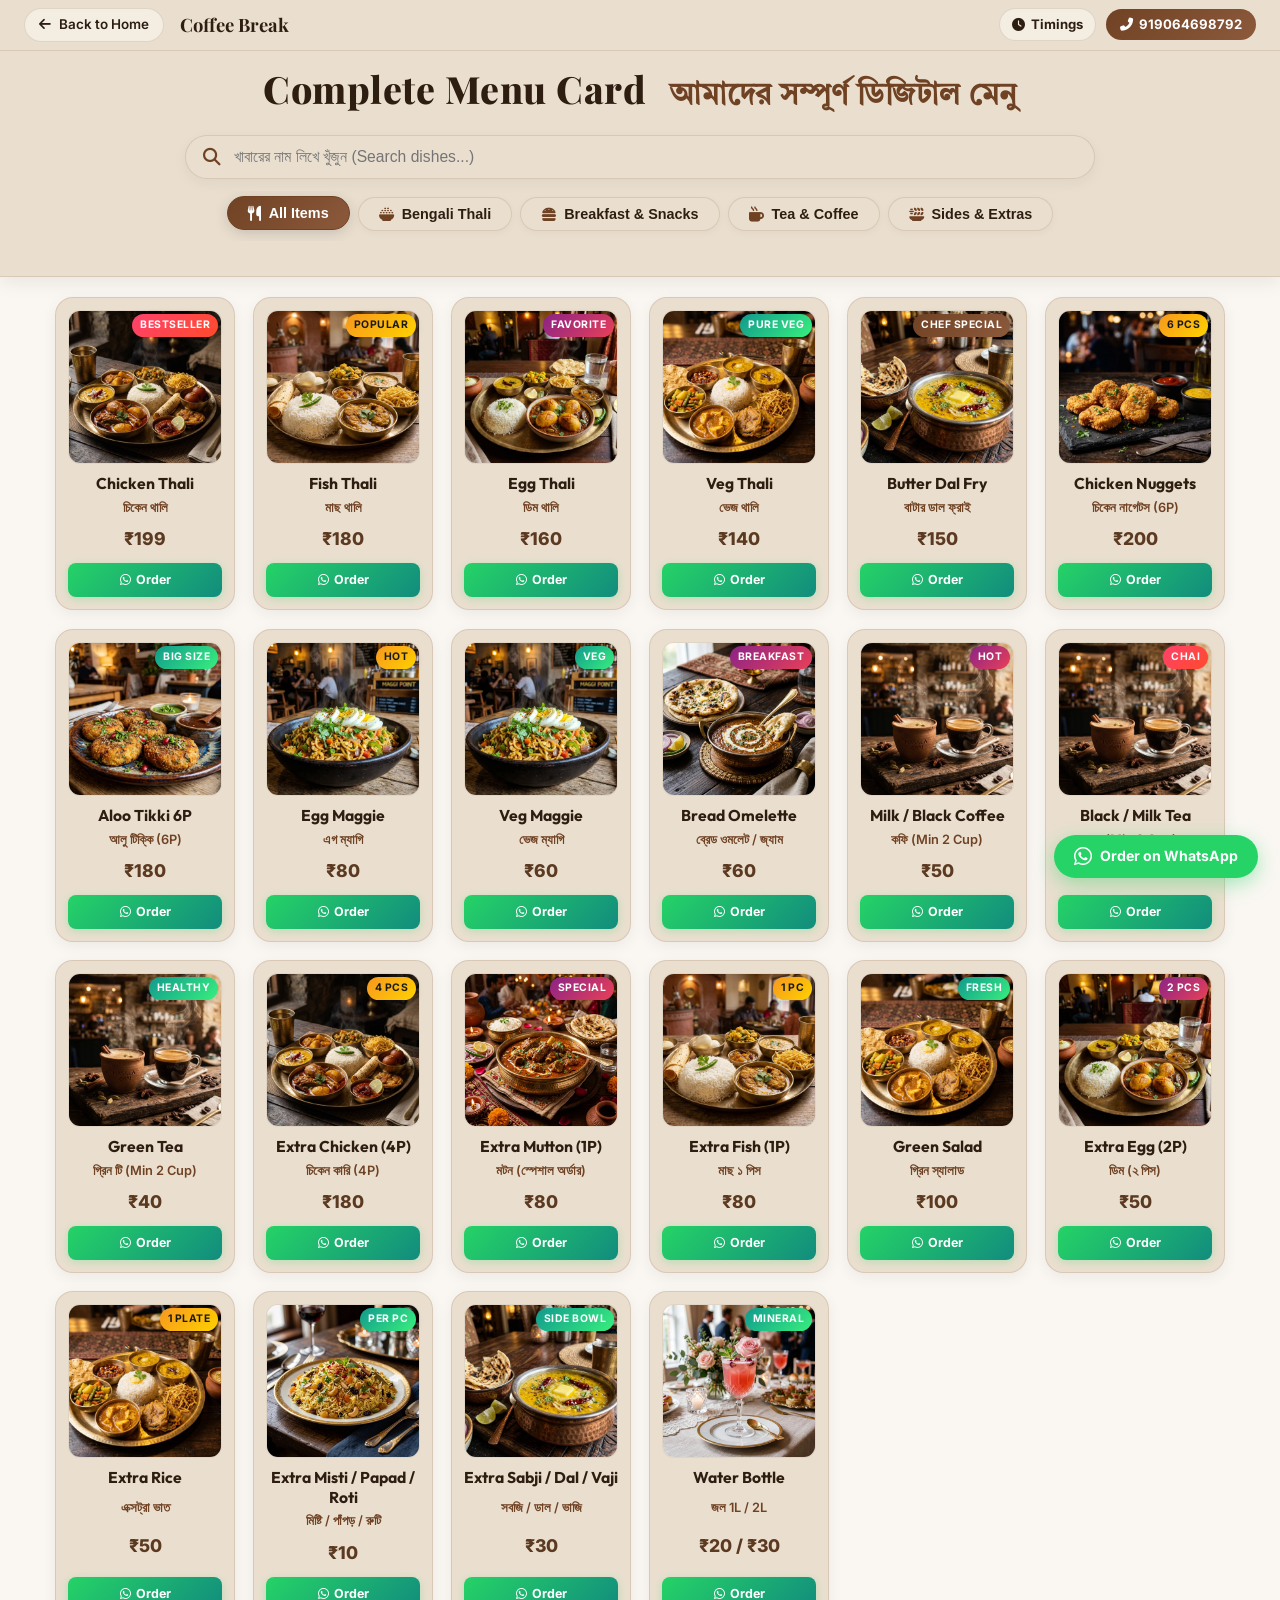
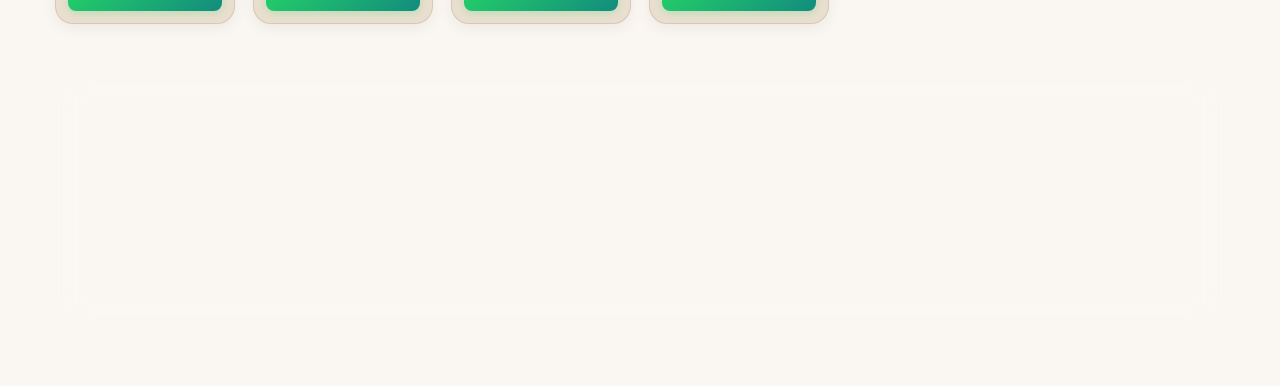
<file: menu.html>
﻿<!DOCTYPE html>
<html lang="bn">
<head>
    <meta charset="UTF-8">
    <meta name="viewport" content="width=device-width, initial-scale=1.0">
    <title>Full Menu Card | Coffee Break| সম্পূর্ণ মেনু</title>
    
    <!-- Meta Descriptions & SEO -->
    <meta name="description" content="Explore the full digital menu of Coffee Break. Bengali Thalis, Snacks, Tea, Coffee, Extras & Direct WhatsApp Ordering.">
    <meta name="theme-color" content="#c9a24b">
    
    <!-- Fonts -->
    <link rel="preconnect" href="https://fonts.googleapis.com">
    <link rel="preconnect" href="https://fonts.gstatic.com" crossorigin>
    <link href="https://fonts.googleapis.com/css2?family=Cinzel:wght@500;700;900&family=Inter:wght@300;400;500;600;700;800&family=Outfit:wght@400;500;600;700;800&family=Playfair+Display:ital,wght@0,600;0,700;0,900;1,600&family=Tiro+Bangla:ital@0;1&display=swap" rel="stylesheet">
    
    <!-- Font Awesome -->
    <link rel="stylesheet" href="https://cdnjs.cloudflare.com/ajax/libs/font-awesome/6.5.1/css/all.min.css">
    
    <!-- Main Style -->
    <link rel="stylesheet" href="styles.css">

    <style>
        /* Specific Styles for Compact Full Menu Page (LIGHT THEME) */
        .full-menu-page {
            background-color: var(--bg-deep);
            color: var(--text-primary);
            min-height: 100vh;
        }

        /* Sticky Top Header Container */
        .sticky-menu-top-container {
            position: sticky;
            top: 0;
            z-index: 1000;
            background: var(--bg-card);
            backdrop-filter: blur(20px);
            -webkit-backdrop-filter: blur(20px);
            border-bottom: 1.5px solid var(--glass-border);
            box-shadow: 0 4px 20px rgba(0, 0, 0, 0.08);
        }

        .full-menu-nav {
            padding: 8px 24px;
            display: flex;
            align-items: center;
            justify-content: space-between;
            border-bottom: 1px solid var(--glass-border);
        }

        .full-menu-nav-left {
            display: flex;
            align-items: center;
            gap: 16px;
        }

        .nav-back-btn {
            display: inline-flex;
            align-items: center;
            gap: 8px;
            background: var(--bg-dark);
            border: 1px solid var(--glass-border);
            color: var(--text-primary);
            padding: 5px 14px;
            border-radius: 25px;
            text-decoration: none;
            font-weight: 600;
            font-size: 0.84rem;
            transition: all 0.3s ease;
        }

        .nav-back-btn:hover {
            background: var(--accent-gold);
            color: #ffffff;
            border-color: var(--accent-gold);
            transform: translateX(-3px);
            box-shadow: 0 0 15px rgba(0, 0, 0, 0.15);
        }

        .full-menu-logo-title {
            font-family: 'Playfair Display', serif;
            font-size: 1.15rem;
            font-weight: 700;
            color: var(--text-primary);
        }

        .full-menu-logo-title span {
            color: var(--accent-gold);
        }

        .full-menu-nav-right {
            display: flex;
            align-items: center;
            gap: 10px;
        }

        .nav-timing-btn {
            display: inline-flex;
            align-items: center;
            gap: 6px;
            background: var(--bg-dark);
            border: 1px solid var(--glass-border);
            color: var(--text-primary);
            padding: 5px 12px;
            border-radius: 25px;
            text-decoration: none;
            font-weight: 700;
            font-size: 0.82rem;
            transition: all 0.3s ease;
        }

        .nav-timing-btn:hover {
            background: var(--accent-gold);
            color: #ffffff;
            border-color: var(--accent-gold);
            transform: translateY(-2px);
            box-shadow: 0 0 15px rgba(0, 0, 0, 0.15);
        }

        .nav-call-btn {
            display: inline-flex;
            align-items: center;
            gap: 6px;
            background: linear-gradient(135deg, var(--accent-gold), var(--accent-amber));
            color: #ffffff;
            padding: 5px 14px;
            border-radius: 25px;
            text-decoration: none;
            font-weight: 700;
            font-size: 0.82rem;
            transition: all 0.3s ease;
        }

        .nav-call-btn:hover {
            transform: translateY(-2px);
            box-shadow: 0 4px 15px rgba(0, 0, 0, 0.2);
        }

        /* Full Menu Hero Header */
        .full-menu-hero {
            text-align: center;
            padding: 14px 20px 10px;
            position: relative;
        }

        .full-menu-hero h1 {
            font-family: 'Playfair Display', serif;
            font-size: 2.35rem;
            font-weight: 800;
            color: var(--text-primary);
            margin-bottom: 0;
            line-height: 1.25;
            letter-spacing: 0.5px;
        }

        .full-menu-hero h1 .bengali-heading {
            color: var(--accent-gold);
            display: inline-block;
            font-size: 1.85rem;
            margin-left: 14px;
            font-family: 'Tiro Bangla', serif;
            font-weight: 700;
        }

        .full-menu-hero p {
            display: none;
        }

        /* Search & Filter Controls */
        .menu-control-bar {
            max-width: 950px;
            margin: 0 auto;
            padding: 10px 20px 15px;
        }

        .search-box-wrapper {
            position: relative;
            margin-bottom: 12px;
        }

        .search-box-wrapper input {
            width: 100%;
            background: var(--bg-card);
            border: 1.5px solid var(--glass-border);
            padding: 12px 20px 12px 48px;
            border-radius: 30px;
            color: var(--text-primary);
            font-size: 0.98rem;
            outline: none;
            transition: all 0.3s ease;
            box-shadow: 0 4px 14px rgba(0, 0, 0, 0.05);
        }

        .search-box-wrapper input:focus {
            border-color: var(--accent-gold);
            box-shadow: 0 0 18px rgba(0, 0, 0, 0.1);
            background: var(--bg-card);
        }

        .search-box-wrapper i {
            position: absolute;
            left: 18px;
            top: 50%;
            transform: translateY(-50%);
            color: var(--accent-gold);
            font-size: 1.1rem;
        }

        .menu-category-tabs {
            touch-action: pan-x pan-y;
            overscroll-behavior-x: contain;
            display: flex;
            justify-content: center;
            flex-wrap: wrap;
            gap: 10px;
            margin: 0;
        }

        .menu-tab-btn {
            background: var(--bg-card);
            border: 1.5px solid var(--glass-border);
            color: var(--text-secondary);
            padding: 8px 20px;
            border-radius: 25px;
            font-size: 0.9rem;
            font-weight: 600;
            cursor: pointer;
            backdrop-filter: blur(8px);
            transition: all 0.25s ease;
            display: inline-flex;
            align-items: center;
            gap: 8px;
            box-shadow: 0 2px 8px rgba(0, 0, 0, 0.04);
        }

        .menu-tab-btn i {
            color: var(--accent-gold);
            font-size: 0.95rem;
            transition: transform 0.3s ease;
        }

        .menu-tab-btn:hover {
            border-color: var(--accent-gold);
            color: var(--text-primary);
            background: var(--bg-card2, #f4f8f9);
            transform: translateY(-2px);
            box-shadow: 0 4px 15px rgba(0, 0, 0, 0.08);
        }

        .menu-tab-btn.active {
            background: linear-gradient(135deg, var(--accent-gold), var(--accent-amber));
            border-color: var(--accent-gold);
            color: #ffffff;
            box-shadow: 0 3px 14px rgba(0, 0, 0, 0.15);
            transform: translateY(-1px);
        }

        .menu-tab-btn.active i {
            color: #ffffff;
        }

        /* Compact Grid for Full Menu */
        .compact-menu-grid-container {
            max-width: 1200px;
            margin: 20px auto 50px;
            padding: 0 15px;
        }

        .compact-grid {
            display: grid;
            grid-template-columns: repeat(auto-fill, minmax(180px, 1fr));
            gap: 18px;
        }

        .compact-grid .food-menu-card {
            flex: initial;
            width: 100%;
            animation: floatMenuItem 4.5s ease-in-out infinite alternate;
        }

        .compact-grid .food-menu-card.hidden {
            display: none !important;
        }

        /* No Results Message */
        #no-results-msg {
            text-align: center;
            padding: 50px 20px;
            font-size: 1.1rem;
            color: var(--accent-gold);
            display: none;
            grid-column: 1 / -1;
        }

        /* Order Info Banner (Light Theme) */
        .order-info-banner {
            display: flex;
            align-items: stretch;
            justify-content: space-between;
            gap: 25px;
            padding: 28px 36px;
            border-radius: 20px;
            background: var(--bg-card);
            border: 1.5px solid var(--glass-border);
            box-shadow: 0 10px 30px rgba(0, 0, 0, 0.07);
        }

        .order-timing-card {
            display: flex;
            gap: 20px;
            flex: 1.3;
        }

        .timing-icon {
            width: 52px;
            height: 52px;
            border-radius: 14px;
            background: var(--bg-dark);
            border: 1px solid var(--glass-border);
            display: flex;
            align-items: center;
            justify-content: center;
            color: var(--accent-gold);
            font-size: 1.5rem;
            flex-shrink: 0;
        }

        .timing-details h4 {
            color: var(--text-primary);
            font-size: 1.15rem;
            margin-bottom: 10px;
            font-weight: 700;
        }

        .timing-details ul {
            list-style: none;
            padding: 0;
            margin: 0;
            display: flex;
            flex-direction: column;
            gap: 7px;
        }

        .timing-details li {
            font-size: 0.92rem;
            color: var(--text-secondary);
        }

        .timing-details li strong {
            color: var(--text-primary);
        }

        .timing-details .serve-time {
            color: var(--text-muted);
            font-size: 0.85rem;
        }

        .order-call-box {
            flex: 1;
            display: flex;
            flex-direction: column;
            align-items: center;
            justify-content: center;
            text-align: center;
            background: var(--bg-dark);
            padding: 20px 24px;
            border-radius: 14px;
            border: 1px dashed var(--glass-border);
        }

        .call-badge {
            background: var(--bg-card);
            color: var(--accent-gold);
            font-size: 0.75rem;
            font-weight: 700;
            text-transform: uppercase;
            letter-spacing: 1px;
            padding: 3px 10px;
            border-radius: 12px;
            margin-bottom: 6px;
            border: 1px solid var(--glass-border);
        }

        .order-call-box h3 {
            font-size: 1.05rem;
            color: var(--text-primary);
            margin-bottom: 8px;
            font-weight: 600;
        }

        .order-phone-link {
            font-size: 1.45rem;
            font-weight: 800;
            color: var(--accent-gold);
            text-decoration: none;
            letter-spacing: 1px;
            display: inline-flex;
            align-items: center;
            gap: 8px;
            margin-bottom: 14px;
            transition: transform 0.3s ease;
        }

        .order-phone-link:hover {
            transform: scale(1.05);
        }

        .quick-action-btns {
            display: flex;
            gap: 10px;
            width: 100%;
        }

        .direct-call-btn, .direct-wp-btn {
            flex: 1;
            padding: 9px 12px;
            border-radius: 8px;
            font-size: 0.85rem;
            font-weight: 700;
            text-decoration: none;
            display: inline-flex;
            align-items: center;
            justify-content: center;
            gap: 6px;
            transition: all 0.3s ease;
        }

        .direct-call-btn {
            background: linear-gradient(135deg, var(--accent-gold), var(--accent-amber));
            color: #ffffff;
        }

        .direct-call-btn:hover {
            transform: translateY(-2px);
            box-shadow: 0 4px 15px rgba(0, 0, 0, 0.2);
        }

        .direct-wp-btn {
            background: #25D366;
            color: #ffffff;
        }

        .direct-wp-btn:hover {
            background: #1ebc59;
            transform: translateY(-2px);
            box-shadow: 0 4px 15px rgba(37, 211, 102, 0.4);
        }

        /* Floating Order Quick Dial */
        .floating-order-btn {
            position: fixed;
            bottom: 22px;
            right: 22px;
            z-index: 999;
            display: flex;
            align-items: center;
            gap: 8px;
            background: #25D366;
            color: #ffffff;
            padding: 10px 20px;
            border-radius: 35px;
            text-decoration: none;
            font-weight: 700;
            font-size: 0.88rem;
            box-shadow: 0 6px 20px rgba(37, 211, 102, 0.4);
            transition: all 0.3s ease;
            animation: pulseOrderBtn 2.5s infinite;
        }

        .floating-order-btn:hover {
            background: #1ebc59;
            color: #ffffff;
            transform: scale(1.06);
            box-shadow: 0 8px 25px rgba(37, 211, 102, 0.6);
        }

        @keyframes pulseOrderBtn {
            0%, 100% { transform: scale(1); }
            50% { transform: scale(1.04); }
        }

        @media (max-width: 900px) {
            .order-info-banner {
                flex-direction: column;
                padding: 22px;
            }
            .order-timing-card {
                flex-direction: column;
                gap: 12px;
            }
        }

        @media (max-width: 600px) {
            .full-menu-nav {
                padding: 8px 12px;
            }
            .nav-back-btn span {
                display: none;
            }
            .full-menu-logo-title {
                font-size: 1.05rem;
            }
            .nav-timing-btn {
                padding: 4px 8px;
                font-size: 0.76rem;
            }
            .nav-timing-btn span {
                display: none;
            }
            .nav-call-btn {
                padding: 4px 10px;
                font-size: 0.76rem;
            }
            .full-menu-hero {
                padding: 10px 10px 4px;
            }
            .full-menu-hero h1 {
                font-size: 1.65rem;
            }
            .full-menu-hero h1 .bengali-heading {
                font-size: 1.35rem;
                display: block;
                margin-left: 0;
                margin-top: 4px;
            }
            .menu-control-bar {
                padding: 6px 12px 10px;
            }
            .search-box-wrapper {
                margin-bottom: 8px;
            }
            .search-box-wrapper input {
                padding: 9px 16px 9px 38px;
                font-size: 0.88rem;
                border-radius: 25px;
            }
            .search-box-wrapper i {
                left: 14px;
                font-size: 0.95rem;
            }
            .menu-category-tabs {
            touch-action: pan-x pan-y;
            overscroll-behavior-x: contain;
                gap: 6px;
                overflow-x: auto;
                flex-wrap: nowrap;
                justify-content: flex-start;
                padding-bottom: 4px;
                -webkit-overflow-scrolling: touch;
            }
            .menu-tab-btn {
                padding: 6px 14px;
                font-size: 0.8rem;
                border-radius: 20px;
                white-space: nowrap;
                flex-shrink: 0;
            }
            .compact-grid {
                grid-template-columns: repeat(2, 1fr);
                gap: 10px;
            }
            .compact-grid .food-menu-card {
                padding: 8px;
            }
            .food-title {
                font-size: 0.86rem;
            }
            .bengali-title {
                font-size: 0.72rem;
            }
            .food-price {
                font-size: 0.95rem;
            }
            .food-order-btn {
                padding: 5px 8px;
                font-size: 0.72rem;
            }
        }
    </style>
</head>
<body class="full-menu-page">

    <!-- Sticky Top Header (Navbar + Hero Title + Search Box + Filter Tabs) -->
    <div class="sticky-menu-top-container">
        <!-- Top Navigation Bar -->
        <nav class="full-menu-nav">
            <div class="full-menu-nav-left">
                <a href="index.html" class="nav-back-btn" title="Go back to Home Page">
                    <i class="fas fa-arrow-left"></i> <span>Back to Home</span>
                </a>
                <div class="full-menu-logo-title">Coffee Break</div>
            </div>
            <div class="full-menu-nav-right">
                <a href="#order-timings" class="nav-timing-btn" id="nav-timing-toggle-btn" title="Order Timings (অর্ডার সময়সূচী)">
                    <i class="fas fa-clock" id="nav-timing-icon"></i> <span id="nav-timing-text">Timings</span>
                </a>
                <a href="tel:919064698792" class="nav-call-btn">
                    <i class="fas fa-phone-alt"></i> <span>919064698792</span>
                </a>
            </div>
        </nav>

        <!-- Hero Header -->
        <header class="full-menu-hero">
            <h1>Complete Menu Card <span class="bengali-heading">আমাদের সম্পূর্ণ ডিজিটাল মেনু</span></h1>
        </header>

        <!-- Search Bar & Category Filter Tabs -->
        <div class="menu-control-bar">
            <div class="search-box-wrapper">
                <i class="fas fa-search"></i>
                <input type="text" id="menu-search-input" placeholder="খাবারের নাম লিখে খুঁজুন (Search dishes...)" autocomplete="off">
            </div>

            <div class="menu-category-tabs">
                <button class="menu-tab-btn active" data-category="all">
                    <i class="fas fa-utensils"></i> All Items
                </button>
                <button class="menu-tab-btn" data-category="thali">
                    <i class="fas fa-bowl-rice"></i> Bengali Thali
                </button>
                <button class="menu-tab-btn" data-category="snacks">
                    <i class="fas fa-burger"></i> Breakfast & Snacks
                </button>
                <button class="menu-tab-btn" data-category="beverages">
                    <i class="fas fa-mug-hot"></i> Tea & Coffee
                </button>
                <button class="menu-tab-btn" data-category="extras">
                    <i class="fas fa-plate-wheat"></i> Sides & Extras
                </button>
            </div>
        </div>
    </div>

    <!-- Compact Full Menu Grid -->
    <main class="compact-menu-grid-container">
        <div class="compact-grid" id="full-menu-grid">

            <!-- 1. Chicken Thali -->
            <div class="food-menu-card" data-category="thali" data-keywords="chicken thali murgi murgir mangsho rice dal sabji thali">
                <div class="food-card-badge bestseller">Bestseller</div>
                <div class="food-card-img-box">
                    <img src="assets/menu_chicken_thali.webp" alt="Chicken Thali" loading="lazy">
                </div>
                <div class="food-card-body">
                    <h3 class="food-title">Chicken Thali</h3>
                    <span class="bengali-title">চিকেন থালি</span>
                    <span class="food-price">₹199</span>
                    <a href="https://wa.me/919064698792?text==Hi%20Coffee%20Break,%20I%20want%20to%20order%20Chicken%20Thali%20(₹199)" target="_blank" class="food-order-btn">
                        <i class="fab fa-whatsapp"></i> Order
                    </a>
                </div>
            </div>

            <!-- 2. Fish Thali -->
            <div class="food-menu-card" data-category="thali" data-keywords="fish thali macher thali mach jhol rui katla rice dal thali">
                <div class="food-card-badge popular">Popular</div>
                <div class="food-card-img-box">
                    <img src="assets/menu_fish_thali.webp" alt="Fish Thali" loading="lazy">
                </div>
                <div class="food-card-body">
                    <h3 class="food-title">Fish Thali</h3>
                    <span class="bengali-title">মাছ থালি</span>
                    <span class="food-price">₹180</span>
                    <a href="https://wa.me/919064698792?text==Hi%20Coffee%20Break,%20I%20want%20to%20order%20Fish%20Thali%20(₹180)" target="_blank" class="food-order-btn">
                        <i class="fab fa-whatsapp"></i> Order
                    </a>
                </div>
            </div>

            <!-- 3. Egg Thali -->
            <div class="food-menu-card" data-category="thali" data-keywords="egg thali dimer thali dim kosha rice dal thali">
                <div class="food-card-badge special">Favorite</div>
                <div class="food-card-img-box">
                    <img src="assets/menu_egg_thali.webp" alt="Egg Thali" loading="lazy">
                </div>
                <div class="food-card-body">
                    <h3 class="food-title">Egg Thali</h3>
                    <span class="bengali-title">ডিম থালি</span>
                    <span class="food-price">₹160</span>
                    <a href="https://wa.me/919064698792?text==Hi%20Coffee%20Break,%20I%20want%20to%20order%20Egg%20Thali%20(₹160)" target="_blank" class="food-order-btn">
                        <i class="fab fa-whatsapp"></i> Order
                    </a>
                </div>
            </div>

            <!-- 4. Veg Thali -->
            <div class="food-menu-card" data-category="thali" data-keywords="veg thali niramish thali paneer dal sabji rice mishti doi">
                <div class="food-card-badge pure-veg">Pure Veg</div>
                <div class="food-card-img-box">
                    <img src="assets/menu_veg_thali.webp" alt="Veg Thali" loading="lazy">
                </div>
                <div class="food-card-body">
                    <h3 class="food-title">Veg Thali</h3>
                    <span class="bengali-title">ভেজ থালি</span>
                    <span class="food-price">₹140</span>
                    <a href="https://wa.me/919064698792?text==Hi%20Coffee%20Break,%20I%20want%20to%20order%20Veg%20Thali%20(₹140)" target="_blank" class="food-order-btn">
                        <i class="fab fa-whatsapp"></i> Order
                    </a>
                </div>
            </div>

            <!-- 5. Butter Dal Fry -->
            <div class="food-menu-card" data-category="extras" data-keywords="butter dal fry yellow dal tadka veg">
                <div class="food-card-badge chef">Chef Special</div>
                <div class="food-card-img-box">
                    <img src="assets/menu_butter_dal_fry.webp" alt="Butter Dal Fry" loading="lazy">
                </div>
                <div class="food-card-body">
                    <h3 class="food-title">Butter Dal Fry</h3>
                    <span class="bengali-title">বাটার ডাল ফ্রাই</span>
                    <span class="food-price">₹150</span>
                    <a href="https://wa.me/919064698792?text==Hi%20Coffee%20Break,%20I%20want%20to%20order%20Butter%20Dal%20Fry%20(₹150)" target="_blank" class="food-order-btn">
                        <i class="fab fa-whatsapp"></i> Order
                    </a>
                </div>
            </div>

            <!-- 6. Chicken Nuggets (6P) -->
            <div class="food-menu-card" data-category="snacks" data-keywords="chicken nuggets 6p fried snacks non-veg">
                <div class="food-card-badge popular">6 Pcs</div>
                <div class="food-card-img-box">
                    <img src="assets/menu_chicken_nuggets.webp" alt="Chicken Nuggets" loading="lazy">
                </div>
                <div class="food-card-body">
                    <h3 class="food-title">Chicken Nuggets</h3>
                    <span class="bengali-title">চিকেন নাগেটস (6P)</span>
                    <span class="food-price">₹200</span>
                    <a href="https://wa.me/919064698792?text==Hi%20Coffee%20Break,%20I%20want%20to%20order%20Chicken%20Nuggets%20(₹200)" target="_blank" class="food-order-btn">
                        <i class="fab fa-whatsapp"></i> Order
                    </a>
                </div>
            </div>

            <!-- 7. Aloo Tikki Big Size (6P) -->
            <div class="food-menu-card" data-category="snacks" data-keywords="aloo tikki potato cutlet snacks big size veg">
                <div class="food-card-badge pure-veg">Big Size</div>
                <div class="food-card-img-box">
                    <img src="assets/menu_aloo_tikki.webp" alt="Aloo Tikki Big Size" loading="lazy">
                </div>
                <div class="food-card-body">
                    <h3 class="food-title">Aloo Tikki 6P</h3>
                    <span class="bengali-title">আলু টিক্কি (6P)</span>
                    <span class="food-price">₹180</span>
                    <a href="https://wa.me/919064698792?text==Hi%20Coffee%20Break,%20I%20want%20to%20order%20Aloo%20Tikki%20(₹180)" target="_blank" class="food-order-btn">
                        <i class="fab fa-whatsapp"></i> Order
                    </a>
                </div>
            </div>

            <!-- 8. Egg Maggie -->
            <div class="food-menu-card" data-category="snacks" data-keywords="egg maggie noodles masala snacks">
                <div class="food-card-badge popular">Hot</div>
                <div class="food-card-img-box">
                    <img src="assets/menu_egg_maggie.webp" alt="Egg Maggie" loading="lazy">
                </div>
                <div class="food-card-body">
                    <h3 class="food-title">Egg Maggie</h3>
                    <span class="bengali-title">এগ ম্যাগি</span>
                    <span class="food-price">₹80</span>
                    <a href="https://wa.me/919064698792?text==Hi%20Coffee%20Break,%20I%20want%20to%20order%20Egg%20Maggie%20(₹80)" target="_blank" class="food-order-btn">
                        <i class="fab fa-whatsapp"></i> Order
                    </a>
                </div>
            </div>

            <!-- 9. Veg Maggie -->
            <div class="food-menu-card" data-category="snacks" data-keywords="veg maggie masala noodles snacks vegetarian">
                <div class="food-card-badge pure-veg">Veg</div>
                <div class="food-card-img-box">
                    <img src="assets/menu_egg_maggie.webp" alt="Veg Maggie" loading="lazy">
                </div>
                <div class="food-card-body">
                    <h3 class="food-title">Veg Maggie</h3>
                    <span class="bengali-title">ভেজ ম্যাগি</span>
                    <span class="food-price">₹60</span>
                    <a href="https://wa.me/919064698792?text==Hi%20Coffee%20Break,%20I%20want%20to%20order%20Veg%20Maggie%20(₹60)" target="_blank" class="food-order-btn">
                        <i class="fab fa-whatsapp"></i> Order
                    </a>
                </div>
            </div>

            <!-- 10. Bread Omelette / Jam / Butter -->
            <div class="food-menu-card" data-category="snacks" data-keywords="bread omelette jam butter breakfast toast egg">
                <div class="food-card-badge special">Breakfast</div>
                <div class="food-card-img-box">
                    <img src="assets/menu6.webp" alt="Bread Omelette Jam Butter" loading="lazy">
                </div>
                <div class="food-card-body">
                    <h3 class="food-title">Bread Omelette</h3>
                    <span class="bengali-title">ব্রেড ওমলেট / জ্যাম</span>
                    <span class="food-price">₹60</span>
                    <a href="https://wa.me/919064698792?text==Hi%20Coffee%20Break,%20I%20want%20to%20order%20Bread%20Omelette%20(₹60)" target="_blank" class="food-order-btn">
                        <i class="fab fa-whatsapp"></i> Order
                    </a>
                </div>
            </div>

            <!-- 11. Milk / Black Coffee -->
            <div class="food-menu-card" data-category="beverages" data-keywords="coffee milk coffee black coffee hot drink beverages espresso">
                <div class="food-card-badge special">Hot</div>
                <div class="food-card-img-box">
                    <img src="assets/menu_tea_coffee.webp" alt="Milk and Black Coffee" loading="lazy">
                </div>
                <div class="food-card-body">
                    <h3 class="food-title">Milk / Black Coffee</h3>
                    <span class="bengali-title">কফি (Min 2 Cup)</span>
                    <span class="food-price">₹50</span>
                    <a href="https://wa.me/919064698792?text==Hi%20Coffee%20Break,%20I%20want%20to%20order%20Coffee" target="_blank" class="food-order-btn">
                        <i class="fab fa-whatsapp"></i> Order
                    </a>
                </div>
            </div>

            <!-- 12. Black / Milk Tea -->
            <div class="food-menu-card" data-category="beverages" data-keywords="tea chai milk tea black tea masala chai beverage">
                <div class="food-card-badge bestseller">Chai</div>
                <div class="food-card-img-box">
                    <img src="assets/menu_tea_coffee.webp" alt="Black and Milk Tea" loading="lazy">
                </div>
                <div class="food-card-body">
                    <h3 class="food-title">Black / Milk Tea</h3>
                    <span class="bengali-title">চা (Min 2 Cup)</span>
                    <span class="food-price">₹25</span>
                    <a href="https://wa.me/919064698792?text==Hi%20Coffee%20Break,%20I%20want%20to%20order%20Tea" target="_blank" class="food-order-btn">
                        <i class="fab fa-whatsapp"></i> Order
                    </a>
                </div>
            </div>

            <!-- 13. Green Tea -->
            <div class="food-menu-card" data-category="beverages" data-keywords="green tea healthy detox hot beverage">
                <div class="food-card-badge pure-veg">Healthy</div>
                <div class="food-card-img-box">
                    <img src="assets/menu_tea_coffee.webp" alt="Green Tea" loading="lazy">
                </div>
                <div class="food-card-body">
                    <h3 class="food-title">Green Tea</h3>
                    <span class="bengali-title">গ্রিন টি (Min 2 Cup)</span>
                    <span class="food-price">₹40</span>
                    <a href="https://wa.me/919064698792?text==Hi%20Coffee%20Break,%20I%20want%20to%20order%20Green%20Tea" target="_blank" class="food-order-btn">
                        <i class="fab fa-whatsapp"></i> Order
                    </a>
                </div>
            </div>

            <!-- 14. Extra Chicken (4P) -->
            <div class="food-menu-card" data-category="extras" data-keywords="extra chicken 4p murgir mangsho chicken curry side non-veg">
                <div class="food-card-badge popular">4 Pcs</div>
                <div class="food-card-img-box">
                    <img src="assets/menu_chicken_thali.webp" alt="Extra Chicken 4P" loading="lazy">
                </div>
                <div class="food-card-body">
                    <h3 class="food-title">Extra Chicken (4P)</h3>
                    <span class="bengali-title">চিকেন কারি (4P)</span>
                    <span class="food-price">₹180</span>
                    <a href="https://wa.me/919064698792?text==Hi%20Coffee%20Break,%20I%20want%20to%20order%20Extra%20Chicken%204P%20(₹180)" target="_blank" class="food-order-btn">
                        <i class="fab fa-whatsapp"></i> Order
                    </a>
                </div>
            </div>

            <!-- 15. Extra Mutton (1P - Special Order) -->
            <div class="food-menu-card" data-category="extras" data-keywords="extra mutton 1p khasi mangsho mutton kosha special non-veg">
                <div class="food-card-badge special">Special</div>
                <div class="food-card-img-box">
                    <img src="assets/menu3.webp" alt="Extra Mutton 1P" loading="lazy">
                </div>
                <div class="food-card-body">
                    <h3 class="food-title">Extra Mutton (1P)</h3>
                    <span class="bengali-title">মটন (স্পেশাল অর্ডার)</span>
                    <span class="food-price">₹80</span>
                    <a href="https://wa.me/919064698792?text==Hi%20Coffee%20Break,%20I%20want%20to%20order%20Extra%20Mutton%20(₹80)" target="_blank" class="food-order-btn">
                        <i class="fab fa-whatsapp"></i> Order
                    </a>
                </div>
            </div>

            <!-- 16. Extra Fish (1P) -->
            <div class="food-menu-card" data-category="extras" data-keywords="extra fish 1p macher jhol rui katla side non-veg">
                <div class="food-card-badge popular">1 Pc</div>
                <div class="food-card-img-box">
                    <img src="assets/menu_fish_thali.webp" alt="Extra Fish 1P" loading="lazy">
                </div>
                <div class="food-card-body">
                    <h3 class="food-title">Extra Fish (1P)</h3>
                    <span class="bengali-title">মাছ ১ পিস</span>
                    <span class="food-price">₹80</span>
                    <a href="https://wa.me/919064698792?text==Hi%20Coffee%20Break,%20I%20want%20to%20order%20Extra%20Fish%20(₹80)" target="_blank" class="food-order-btn">
                        <i class="fab fa-whatsapp"></i> Order
                    </a>
                </div>
            </div>

            <!-- 17. Green Salad -->
            <div class="food-menu-card" data-category="extras" data-keywords="green salad cucumber tomato onion lemon salad veg">
                <div class="food-card-badge pure-veg">Fresh</div>
                <div class="food-card-img-box">
                    <img src="assets/menu_veg_thali.webp" alt="Green Salad" loading="lazy">
                </div>
                <div class="food-card-body">
                    <h3 class="food-title">Green Salad</h3>
                    <span class="bengali-title">গ্রিন স্যালাড</span>
                    <span class="food-price">₹100</span>
                    <a href="https://wa.me/919064698792?text==Hi%20Coffee%20Break,%20I%20want%20to%20order%20Green%20Salad%20(₹100)" target="_blank" class="food-order-btn">
                        <i class="fab fa-whatsapp"></i> Order
                    </a>
                </div>
            </div>

            <!-- 18. Extra Egg (2P) -->
            <div class="food-menu-card" data-category="extras" data-keywords="extra egg 2p dim egg curry side non-veg">
                <div class="food-card-badge special">2 Pcs</div>
                <div class="food-card-img-box">
                    <img src="assets/menu_egg_thali.webp" alt="Extra Egg 2P" loading="lazy">
                </div>
                <div class="food-card-body">
                    <h3 class="food-title">Extra Egg (2P)</h3>
                    <span class="bengali-title">ডিম (২ পিস)</span>
                    <span class="food-price">₹50</span>
                    <a href="https://wa.me/919064698792?text==Hi%20Coffee%20Break,%20I%20want%20to%20order%20Extra%20Egg%202P%20(₹50)" target="_blank" class="food-order-btn">
                        <i class="fab fa-whatsapp"></i> Order
                    </a>
                </div>
            </div>

            <!-- 19. Extra Rice -->
            <div class="food-menu-card" data-category="extras" data-keywords="extra rice bhat rice portion veg side">
                <div class="food-card-badge popular">1 Plate</div>
                <div class="food-card-img-box">
                    <img src="assets/menu_veg_thali.webp" alt="Extra Rice" loading="lazy">
                </div>
                <div class="food-card-body">
                    <h3 class="food-title">Extra Rice</h3>
                    <span class="bengali-title">এক্সট্রা ভাত</span>
                    <span class="food-price">₹50</span>
                    <a href="https://wa.me/919064698792?text==Hi%20Coffee%20Break,%20I%20want%20to%20order%20Extra%20Rice%20(₹50)" target="_blank" class="food-order-btn">
                        <i class="fab fa-whatsapp"></i> Order
                    </a>
                </div>
            </div>

            <!-- 20. Extra Misti / Papad / Roti -->
            <div class="food-menu-card" data-category="extras" data-keywords="extra misti papad roti sweet flatbread side">
                <div class="food-card-badge pure-veg">Per Pc</div>
                <div class="food-card-img-box">
                    <img src="assets/menu2.webp" alt="Extra Misti Papad Roti" loading="lazy">
                </div>
                <div class="food-card-body">
                    <h3 class="food-title">Extra Misti / Papad / Roti</h3>
                    <span class="bengali-title">মিষ্টি / পাঁপড় / রুটি</span>
                    <span class="food-price">₹10</span>
                    <a href="https://wa.me/919064698792?text==Hi%20Coffee%20Break,%20I%20want%20to%20order%20Extra%20Misti%20Papad%20Roti%20(₹10)" target="_blank" class="food-order-btn">
                        <i class="fab fa-whatsapp"></i> Order
                    </a>
                </div>
            </div>

            <!-- 21. Extra Sabji / Dal / Vaji -->
            <div class="food-menu-card" data-category="extras" data-keywords="extra sabji dal vaji butter dal fry veg side">
                <div class="food-card-badge pure-veg">Side Bowl</div>
                <div class="food-card-img-box">
                    <img src="assets/menu_butter_dal_fry.webp" alt="Extra Sabji Dal Vaji" loading="lazy">
                </div>
                <div class="food-card-body">
                    <h3 class="food-title">Extra Sabji / Dal / Vaji</h3>
                    <span class="bengali-title">সবজি / ডাল / ভাজি</span>
                    <span class="food-price">₹30</span>
                    <a href="https://wa.me/919064698792?text==Hi%20Coffee%20Break,%20I%20want%20to%20order%20Extra%20Sabji%20Dal%20Vaji%20(₹30)" target="_blank" class="food-order-btn">
                        <i class="fab fa-whatsapp"></i> Order
                    </a>
                </div>
            </div>

            <!-- 20. Packaged Water Bottle (1L / 2L) -->
            <div class="food-menu-card" data-category="beverages" data-keywords="water bottle 1l 2l mineral water drink">
                <div class="food-card-badge pure-veg">Mineral</div>
                <div class="food-card-img-box">
                    <img src="assets/menu5.webp" alt="Packaged Water Bottle" loading="lazy">
                </div>
                <div class="food-card-body">
                    <h3 class="food-title">Water Bottle</h3>
                    <span class="bengali-title">জল 1L / 2L</span>
                    <span class="food-price">₹20 / ₹30</span>
                    <a href="https://wa.me/919064698792?text==Hi%20Coffee%20Break,%20I%20want%20to%20order%20Water%20Bottle" target="_blank" class="food-order-btn">
                        <i class="fab fa-whatsapp"></i> Order
                    </a>
                </div>
            </div>

        </div>

        <!-- No Results Fallback -->
        <div id="no-results-msg">
            <i class="fas fa-search" style="font-size: 2.5rem; margin-bottom: 12px; display: block;"></i>
            <p>আপনার খোঁজা অনুযায়ী কোনো খাবার পাওয়া যায়নি। অন্য কিছু লিখে খুঁজুন।</p>
        </div>
    </main>

    <!-- Order Timings Banner -->
    <div id="order-timings" style="max-width: 1200px; margin: 0 auto 60px; padding: 0 15px; scroll-margin-top: 170px;">
        <div class="order-info-banner glassmorphism">
            <div class="order-timing-card">
                <div class="timing-icon"><i class="fas fa-clock"></i></div>
                <div class="timing-details">
                    <h4>⏰ Order Timings (অর্ডার সময়সূচী)</h4>
                    <ul>
                        <li><strong>☀️ Lunch:</strong> Any Time You're Hungry!</li>
                        <li><strong>🌙 Dinner:</strong> Order 05:00 PM – 06:30 PM <span class="serve-time">(Serve: 9:30 PM – 10:00 PM)</span></li>
                        <li><strong>🌅 Breakfast:</strong> Pre-order 09:00 PM – 10:00 PM <span class="serve-time">(Serve Next Morning: 8:30 AM)</span></li>
                    </ul>
                </div>
            </div>
            
            <div class="order-call-box">
                <div class="call-badge">Direct Hotline</div>
                <h3>Call or WhatsApp to Place Order</h3>
                <a href="tel:919064698792" class="order-phone-link">
                    <i class="fas fa-phone-volume"></i> 919064698792
                </a>
                <div class="quick-action-btns">
                    <a href="tel:919064698792" class="direct-call-btn">
                        <i class="fas fa-phone"></i> Call Now
                    </a>
                    <a href="https://wa.me/919064698792?text==Hello%20Coffee%20Break,%20I%20want%20to%20place%20an%20order!" target="_blank" class="direct-wp-btn">
                        <i class="fab fa-whatsapp"></i> WhatsApp Order
                    </a>
                </div>
            </div>
        </div>
    </div>

    <!-- Floating Direct WhatsApp Button -->
    <a href="https://wa.me/919064698792?text==Hello%20Coffee%20Break,%20I%20want%20to%20order%20food!" target="_blank" class="floating-order-btn" title="Direct WhatsApp Order">
        <i class="fab fa-whatsapp" style="font-size: 1.3rem;"></i> <span>Order on WhatsApp</span>
    </a>

    <!-- JavaScript for Live Search & Category Filtering -->
    <script>
        document.addEventListener('DOMContentLoaded', () => {
            const searchInput = document.getElementById('menu-search-input');
            const categoryTabs = document.querySelectorAll('.menu-tab-btn');
            const foodCards = document.querySelectorAll('.food-menu-card');
            const noResultsMsg = document.getElementById('no-results-msg');

            let activeCategory = 'all';

            function filterMenu() {
                const query = searchInput.value.toLowerCase().trim();
                let visibleCount = 0;

                foodCards.forEach(card => {
                    const cardCategory = card.getAttribute('data-category');
                    const keywords = (card.getAttribute('data-keywords') || '') + ' ' + card.innerText.toLowerCase();

                    const matchesCategory = (activeCategory === 'all' || cardCategory === activeCategory);
                    const matchesSearch = query === '' || keywords.includes(query);

                    if (matchesCategory && matchesSearch) {
                        card.classList.remove('hidden');
                        visibleCount++;
                    } else {
                        card.classList.add('hidden');
                    }
                });

                if (visibleCount === 0) {
                    noResultsMsg.style.display = 'block';
                } else {
                    noResultsMsg.style.display = 'none';
                }
            }

            // Category Tab Clicks
            categoryTabs.forEach(tab => {
                tab.addEventListener('click', () => {
                    categoryTabs.forEach(t => t.classList.remove('active'));
                    tab.classList.add('active');
                    activeCategory = tab.getAttribute('data-category');
                    const tabsContainer = tab.closest('.menu-category-tabs');
                    if (tabsContainer) {
                        const targetScroll = tab.offsetLeft - (tabsContainer.clientWidth / 2) + (tab.offsetWidth / 2);
                        tabsContainer.scrollTo({ left: targetScroll, behavior: 'smooth' });
                    }
                    filterMenu();
                });
            });

            // Search Input Live Filter
            searchInput.addEventListener('input', () => {
                filterMenu();
            });

            // ============================================================
            // TWO-WAY TOGGLE SCROLL (Click to go to Timings, Click again to go to Top)
            // ============================================================
            const timingToggleBtn = document.getElementById('nav-timing-toggle-btn');
            const timingIcon = document.getElementById('nav-timing-icon');
            const timingText = document.getElementById('nav-timing-text');
            const orderTimingsSection = document.getElementById('order-timings');

            function isNearTimingsSection() {
                if (!orderTimingsSection) return false;
                const rect = orderTimingsSection.getBoundingClientRect();
                return rect.top <= window.innerHeight * 0.75;
            }

            if (timingToggleBtn && orderTimingsSection) {
                timingToggleBtn.addEventListener('click', (e) => {
                    e.preventDefault();
                    if (isNearTimingsSection()) {
                        // If already at Timings section -> Smoothly scroll back to TOP
                        window.scrollTo({ top: 0, behavior: 'smooth' });
                    } else {
                        // Smoothly scroll DOWN to Order Timings section
                        orderTimingsSection.scrollIntoView({ behavior: 'smooth', block: 'start' });
                    }
                });

                // Dynamically update button icon/text when user scrolls near timings
                window.addEventListener('scroll', () => {
                    if (isNearTimingsSection()) {
                        timingToggleBtn.classList.add('at-bottom');
                        if (timingIcon) timingIcon.className = 'fas fa-arrow-up';
                        if (timingText) timingText.innerText = 'Top';
                        timingToggleBtn.title = 'Scroll back to Top (উপরে ফিরে যান)';
                    } else {
                        timingToggleBtn.classList.remove('at-bottom');
                        if (timingIcon) timingIcon.className = 'fas fa-clock';
                        if (timingText) timingText.innerText = 'Timings';
                        timingToggleBtn.title = 'Order Timings (অর্ডার সময়সূচী)';
                    }
                }, { passive: true });
            }
        });
    </script>
</body>
</html>
</file>
<file: styles.css>
﻿/* ============================================================
   Coffee Break — Premium Modern Theme
   ============================================================ */

@import url('https://fonts.googleapis.com/css2?family=Playfair+Display:wght@400;600;700;800&family=Outfit:wght@300;400;600;800&family=Inter:wght@300;400;500;600&display=swap');

/* ---- CSS Variables ---- */
:root {
    --bg-deep:              #FAF7F2; /* Espresso Black (main bg) */
    --bg-dark:              #F3EDE2; /* Dark Roast Brown (section bg alt) */
    --bg-card:              #EADFCF; /* Medium Roast Brown for cards */
    --bg-card2:             #DFCDB8; /* Light Coffee Brown for hover cards */
    --bg-cream:             #FFFFFF; /* Warm Off-White/Cream */
    --accent-gold:          #704224; /* Warm Caramel / Gold (headings, buttons, borders) */
    --accent-amber:         #8C593B; /* Soft Toffee */
    --accent-light:         #A67B5B; /* Creamy Latte (hover states) */
    --accent-red:           #5C3A21; /* Dark Cinnamon/Copper (highlights) */
    --accent-warm:          #704224; /* Terracotta/Warm Copper */
    --text-primary:         #2E1E12; /* Primary text */
    --text-secondary:       #5C4636; /* Secondary text/muted */
    --text-muted:           #8B7361; /* Muted text */
    --text-light-section:   #2E1E12; /* Text on light sections */
    --glass-bg:             rgba(112, 66, 36, 0.03); /* Caramel based glass */
    --glass-border:         rgba(112, 66, 36, 0.15);
    --glass-shadow:         0 8px 40px rgba(46, 30, 18, 0.12);
    --glow-gold:            0 0 25px rgba(112, 66, 36, 0.3);
    --radius-sm:            8px;
    --radius-md:            16px;
    --radius-lg:            24px;
    --transition:           all 0.4s cubic-bezier(0.4, 0, 0.2, 1);
}

/* ---- Reset ---- */
*, *::before, *::after {
    margin: 0;
    padding: 0;
    box-sizing: border-box;
}

html {
    scroll-behavior: smooth;
}

body {
    font-family: 'Inter', sans-serif;
    background-color: var(--bg-deep);
    color: var(--text-primary);
    overflow-x: hidden;
    line-height: 1.6;
}

body.no-scroll {
    overflow-y: hidden !important;
}

h1, h2, h3, h4 {
    font-family: 'Playfair Display', 'Tiro Bangla', serif;
    line-height: 1.2;
}

/* ---- Custom Scrollbar ---- */
::-webkit-scrollbar          { width: 6px; }
::-webkit-scrollbar-track    { background: var(--bg-deep); }
::-webkit-scrollbar-thumb    { background: var(--accent-gold); border-radius: 3px; }
::-webkit-scrollbar-thumb:hover { background: var(--accent-amber); }

/* ============================================================
   NAVBAR
   ============================================================ */
.navbar {
    position: sticky;
    top: 0;
    margin: 0;
    width: 100%;
    padding: 0 5%;
    height: 72px;
    border-radius: 0;
    display: flex;
    justify-content: space-between;
    align-items: center;
    background: rgba(250, 247, 242, 0.92);
    backdrop-filter: blur(20px);
    -webkit-backdrop-filter: blur(20px);
    z-index: 1000;
    border-bottom: 1px solid rgba(112, 66, 36, 0.2);
    box-shadow: 0 4px 30px rgba(46, 30, 18, 0.12);
    transition: var(--transition);
}

.navbar-scrolled {
    height: 62px;
    background: rgba(250, 247, 242, 0.97);
    border-bottom-color: rgba(112, 66, 36, 0.35);
    box-shadow: 0 8px 40px rgba(46, 30, 18, 0.15), var(--glow-gold);
}

.logo-container {
    display: flex;
    align-items: center;
    gap: 2px; /* Set gap to almost zero to align right next to logo image */
}

.logo-brand-img {
    position: relative;
    z-index: 1002;
    height: 52px;
    width: auto;
    object-fit: contain;
    transition: var(--transition);
}

.logo-brand-img:hover {
    transform: scale(1.04);
}

.logo-text-wrapper {
    display: flex;
    align-items: center;
    position: relative;
    padding-left: 0px; /* Removed padding entirely to start text immediately */
    /* no overflow: hidden so football can roll across the whole screen */
}

.animated-football-header {
    position: absolute;
    left: -52px;
    width: 48px;
    height: 48px;
    top: 50%;
    margin-top: -24px;
    display: inline-block;
    z-index: 10;
    animation: footballRollAcross 14s linear infinite;
    will-change: left, transform, opacity;
    pointer-events: none;
}

.animated-football-header svg,
.animated-football-header img {
    width: 100%;
    height: 100%;
    filter: drop-shadow(0 2px 5px rgba(183, 28, 28, 0.4)) drop-shadow(0 1px 2px rgba(0, 0, 0, 0.25)) !important;
}

.logo-text {
    font-size: 1.5rem;
    font-weight: 800;
    letter-spacing: 1px;
    background: linear-gradient(90deg, var(--accent-gold), var(--accent-red));
    -webkit-background-clip: text;
    -webkit-text-fill-color: transparent;
    font-family: 'Outfit', sans-serif;
    display: inline-block;
    white-space: nowrap;
    overflow: hidden;
    clip-path: inset(0 100% 0 0);
    opacity: 0;
    animation: revealTextWipe 14s linear infinite;
    will-change: clip-path, opacity;
}

.nav-links {
    display: flex;
    flex-direction: column;
    position: absolute;
    top: 100%;
    right: 5%; /* Align with padding of navbar actions */
    width: 210px;
    height: auto;
    background: rgba(250, 247, 242, 0.97);
    backdrop-filter: blur(20px);
    -webkit-backdrop-filter: blur(20px);
    border: 1px solid rgba(112, 66, 36, 0.2);
    border-radius: 0 0 var(--radius-md) var(--radius-md);
    padding: 1.5rem 0;
    gap: 0.25rem;
    box-shadow: 0 15px 40px rgba(46, 30, 18, 0.15);
    opacity: 0;
    transform: translateY(-8px);
    pointer-events: none;
    transition: all 0.3s cubic-bezier(0.165, 0.84, 0.44, 1);
    align-items: center;
    list-style: none;
    z-index: 1000;
}

.nav-links.nav-active {
    opacity: 1;
    transform: translateY(0);
    pointer-events: auto;
}

.nav-links a {
    text-decoration: none;
    color: var(--text-secondary);
    font-weight: 500;
    font-size: 0.95rem;
    letter-spacing: 0.5px;
    text-transform: uppercase;
    padding: 0.65rem 1.4rem;
    border-radius: var(--radius-sm);
    transition: var(--transition);
    position: relative;
    display: block;
    width: 100%;
    text-align: center;
}

.nav-links a::after {
    content: '';
    position: absolute;
    bottom: 2px;
    left: 50%;
    transform: translateX(-50%);
    width: 0;
    height: 1.5px;
    background: var(--accent-gold);
    border-radius: 2px;
    transition: width 0.3s ease;
}

.nav-links a:hover {
    color: var(--accent-light);
}

.nav-links a:hover::after {
    width: 60%;
}

.navbar-actions {
    display: flex;
    align-items: center;
    gap: 0.35rem;
}
.dripza-btn-nav {
    background: transparent !important;
    border: none !important;
    width: 38px;
    height: 38px;
    cursor: pointer;
    display: flex;
    align-items: center;
    justify-content: center;
    padding: 0;
    overflow: visible;
    position: relative;
    box-shadow: none !important;
    transition: transform 0.3s ease;
}

.dripza-btn-nav:hover {
    background: transparent !important;
    box-shadow: none !important;
    transform: translateY(-2px);
}

.dripza-nav-icon {
    width: 100%;
    height: 100%;
    object-fit: contain;
    animation: dripzaBreathing 3.5s infinite ease-in-out;
    transition: filter 0.4s ease, transform 0.8s cubic-bezier(0.34, 1.56, 0.64, 1);
}

.dripza-btn-nav:hover .dripza-nav-icon {
    transform: scale(1.15) rotate(360deg);
    filter: drop-shadow(0 0 10px rgba(112, 66, 36, 0.9));
}

@keyframes dripzaBreathing {
    0%, 100% {
        transform: scale(1);
        filter: drop-shadow(0 0 2px rgba(112, 66, 36, 0.25));
    }
    50% {
        transform: scale(1.06);
        filter: drop-shadow(0 0 7px rgba(112, 66, 36, 0.65));
    }
}

.hamburger {
    display: block; /* Show hamburger globally on PC and Mobile */
    cursor: pointer;
    font-size: 1.4rem;
    color: var(--text-primary);
    padding: 0.4rem;
    border-radius: var(--radius-sm);
    transition: var(--transition);
}

.hamburger:hover {
    color: var(--accent-gold);
    background: rgba(112, 66, 36, 0.08);
}

/* ============================================================
   HERO / BANNER SECTION
   ============================================================ */
.hero {
    position: relative;
    width: 100%;
    aspect-ratio: 16 / 9;
    height: 56.25vw; /* Explicit 16:9 height to prevent collapse */
    min-height: 400px; /* Safe minimum height for PC banner */
    display: flex;
    align-items: center;
    justify-content: center;
    text-align: center;
    overflow: hidden;
    margin-top: 0;
}

.hero-bg {
    position: absolute;
    inset: 0;
    z-index: 0;
    overflow: hidden;
    background: var(--bg-deep);
}

.hero-bg::before {
    content: '';
    position: absolute;
    top: -30px;
    left: -30px;
    right: -30px;
    bottom: -30px;
    background-image: var(--bg-image);
    background-size: cover;
    background-position: center;
    filter: blur(28px) brightness(0.28) saturate(1.2);
    transition: background-image 1.2s ease-in-out;
    z-index: 0;
}

.hero-bg img {
    position: absolute;
    inset: 0;
    width: 100%;
    height: 100%;
    object-fit: cover;
    display: block;
    opacity: 0;
    transition: opacity 1.5s ease-in-out;
    z-index: 1;
}

.hero-video {
    position: absolute;
    inset: 0;
    width: 100%;
    height: 100%;
    object-fit: cover;
    z-index: 1;
}

.hero-bg img.active {
    opacity: 1;
    z-index: 2;
}

.hero-bg img.prev {
    opacity: 0;
    z-index: 1;
}

.hero-nav-zone {
    position: absolute;
    top: 0;
    bottom: 0;
    width: 15%;
    z-index: 5;
    cursor: pointer;
    background: transparent;
    transition: background 0.3s ease;
}

.hero-nav-zone.left-zone {
    left: 0;
}

.hero-nav-zone.right-zone {
    right: 0;
}

/* Subtle feedback on hover (no arrow icons) */
.hero-nav-zone:hover {
    background: rgba(255, 255, 255, 0.03);
}

.overlay {
    position: absolute;
    inset: 0;
    background: transparent;
    z-index: 3;
    pointer-events: none;
}

.hero-content {
    max-width: 800px;
    padding: 0 24px;
    z-index: 4;
    transform: translateY(30px);
    opacity: 0;
    animation: fadeUp 1.2s cubic-bezier(0.165, 0.84, 0.44, 1) forwards 0.4s;
}

.hero-content h1 {
    font-size: 3.6rem;
    font-weight: 800;
    margin-bottom: 1.2rem;
    color: var(--text-primary);
    text-shadow: 0 4px 15px rgba(46, 30, 18, 0.12);
    letter-spacing: -1px;
}

.hero-content p {
    font-size: 1.15rem;
    color: var(--text-secondary);
    margin-bottom: 2.8rem;
    line-height: 1.7;
    text-shadow: 0 2px 8px rgba(46, 30, 18, 0.12);
}

/* ============================================================
   SECTION SHARED
   ============================================================ */
section {
    padding: 15px 6%;
}

.section-title {
    font-family: 'Playfair Display', 'Tiro Bangla', serif;
    font-size: 2.6rem;
    font-weight: 700;
    text-align: center;
    margin-bottom: 1.2rem;
    color: var(--text-primary);
    position: relative;
    display: inline-block;
    width: 100%;
    letter-spacing: -0.5px;
}

.section-title::after {
    content: '';
    display: block;
    width: 60px;
    height: 2px;
    background: linear-gradient(90deg, var(--accent-gold), var(--accent-light));
    margin: 0.8rem auto 0;
    border-radius: 2px;
    box-shadow: 0 0 10px rgba(112, 66, 36, 0.5);
}

/* ============================================================
   VIBE SECTION
   ============================================================ */
.vibe-section {
    background: radial-gradient(ellipse at center top, rgba(112, 66, 36, 0.05) 0%, transparent 65%);
    border-top: 1px solid rgba(112, 66, 36, 0.08);
    border-bottom: 1px solid rgba(112, 66, 36, 0.08);
    padding-top: 15px;
    padding-bottom: 15px;
}

.vibe-container {
    display: flex;
    align-items: center;
    justify-content: center;
    flex-wrap: wrap;
    gap: 1.2rem;
    padding: 0;
    max-width: 1100px;
    margin: 0 auto;
}

.vibe-text {
    max-width: 520px;
}

.vibe-text h3 {
    font-family: 'Playfair Display', 'Tiro Bangla', serif;
    font-size: 2rem;
    margin-bottom: 1.2rem;
    font-weight: 700;
    color: var(--text-primary);
    position: relative;
    padding-left: 1.2rem;
}

.vibe-text h3::before {
    content: '';
    position: absolute;
    left: 0;
    top: 10%;
    height: 80%;
    width: 3px;
    background: linear-gradient(to bottom, var(--accent-gold), var(--accent-amber));
    border-radius: 3px;
}

.vibe-text p {
    color: var(--text-secondary);
    line-height: 1.9;
    font-size: 1.05rem;
    font-weight: 400;
}

/* ============================================================
   INTERACTIVE RAKHI PURNIMA SPECIAL ALTAR
   ============================================================ */
.rath-feast-container {
    position: relative;
    width: 190px;
    height: 190px;
    background: radial-gradient(circle at center, #260A13 0%, #120408 100%);
    border-radius: var(--radius-md);
    border: 2px solid rgba(255, 193, 7, 0.55);
    box-shadow: 0 8px 24px rgba(0, 0, 0, 0.85), 
                inset 0 0 25px rgba(233, 30, 99, 0.25),
                0 0 14px rgba(255, 193, 7, 0.35);
    overflow: hidden;
    cursor: pointer;
    perspective: 500px;
    flex-shrink: 0;
    margin: 20px;
    transition: border-color 0.4s ease, box-shadow 0.4s ease;
}

.rath-feast-container:hover {
    border-color: #FFD54F;
    box-shadow: 0 8px 24px rgba(0, 0, 0, 0.95), 
                inset 0 0 25px rgba(255, 215, 0, 0.3),
                0 0 22px rgba(233, 30, 99, 0.5);
}

.temple-arch {
    position: absolute;
    top: 5px;
    left: 5px;
    right: 5px;
    bottom: 5px;
    border: 1px dashed rgba(255, 215, 0, 0.4);
    border-radius: var(--radius-md);
    pointer-events: none;
    z-index: 1;
}

.rath-altar-chariot {
    position: absolute;
    top: 15px;
    left: 50%;
    transform: translateX(-50%);
    width: 72px;
    height: 72px;
    z-index: 3;
    filter: drop-shadow(0 2px 6px rgba(0,0,0,0.7));
    transition: transform 0.4s cubic-bezier(0.175, 0.885, 0.32, 1.275), filter 0.4s ease;
    animation: trophyFloat 3.5s infinite ease-in-out;
}

.rath-altar-chariot svg {
    width: 100%;
    height: 100%;
}

.rath-feast-container.activated .rath-altar-chariot {
    filter: drop-shadow(0 0 10px #FFD700) drop-shadow(0 0 18px #E91E63);
    animation: trophyVibrate 0.12s infinite linear;
}

@keyframes trophyFloat {
    0%, 100% { transform: translateX(-50%) translateY(0); }
    50% { transform: translateX(-50%) translateY(-3px); }
}

@keyframes trophyVibrate {
    0%, 100% { transform: translateX(-50%) translate(0, 0) scale(1.04); }
    25% { transform: translateX(-50%) translate(-0.6px, 0.6px) scale(1.04); }
    50% { transform: translateX(-50%) translate(0.6px, -0.6px) scale(1.04); }
    75% { transform: translateX(-50%) translate(-0.6px, -0.6px) scale(1.04); }
}

.temple-bell {
    position: absolute;
    bottom: 12px;
    left: 50%;
    width: 58px;
    height: 58px;
    transform: translateX(-50%);
    z-index: 5;
    cursor: pointer;
    filter: drop-shadow(0 3px 6px rgba(0,0,0,0.7));
    transition: transform 0.6s cubic-bezier(0.19, 1, 0.22, 1), opacity 0.5s ease;
}

.temple-bell:hover {
    transform: translateX(-50%) scale(1.1);
}

.temple-bell svg {
    width: 100%;
    height: 100%;
}

.rath-feast-container.activated .temple-bell {
    transform: translateX(-50%) translateY(-55px) rotate(-22deg) scale(0.9);
    opacity: 0;
    pointer-events: none;
}

.rath-fusion-burger {
    position: absolute;
    bottom: 10px;
    left: 50%;
    width: 68px;
    height: 68px;
    transform: translate(-50%, 15px) scale(0.6);
    opacity: 0;
    z-index: 2;
    pointer-events: none;
    transition: all 0.6s cubic-bezier(0.175, 0.885, 0.32, 1.275);
    filter: drop-shadow(0 0 4px rgba(0, 0, 0, 0.4));
}

.rath-fusion-burger svg {
    width: 100%;
    height: 100%;
}

.rath-feast-container.activated .rath-fusion-burger {
    opacity: 1;
    transform: translate(-50%, 0) scale(1.2);
    filter: drop-shadow(0 0 10px #FFD700) drop-shadow(0 0 18px #E91E63);
}

.rath-celebration {
    position: absolute;
    top: 36%;
    left: 50%;
    transform: translate(-50%, -50%) scale(0.7);
    font-family: 'Outfit', sans-serif;
    font-size: 0.82rem;
    font-weight: 900;
    color: #ffffff;
    letter-spacing: 1px;
    text-shadow: 0 0 10px #FFD700, 
                 0 0 18px #E91E63, 
                 0 0 26px #880E4F;
    opacity: 0;
    pointer-events: none;
    z-index: 6;
    transition: all 0.4s cubic-bezier(0.175, 0.885, 0.32, 1.275);
    white-space: nowrap;
}

.rath-feast-container.activated .rath-celebration {
    opacity: 1;
    transform: translate(-50%, -50%) scale(1);
    animation: pulseGoal 0.4s ease-in-out infinite alternate;
}

.feast-item {
    position: absolute;
    font-size: 11px;
    opacity: 0;
    z-index: 4;
    pointer-events: none;
}

.feast-item.p1 { left: 45%; top: 35px; }
.feast-item.p2 { left: 35%; top: 40px; }
.feast-item.p3 { left: 55%; top: 40px; }
.feast-item.p4 { left: 40%; top: 30px; }
.feast-item.p5 { left: 50%; top: 30px; }
.feast-item.p6 { left: 48%; top: 25px; }

.rath-feast-container.activated .feast-item {
    animation: rainConfetti 1.5s cubic-bezier(0.1, 0.8, 0.3, 1) forwards;
}

@keyframes rainConfetti {
    0% {
        transform: translate(0, 0) rotate(0deg) scale(0.5);
        opacity: 1;
    }
    100% {
        opacity: 0;
    }
}

.rath-feast-container.activated .feast-item.p1 { transform: translate(-50px, 85px) rotate(360deg) scale(1.3); }
.rath-feast-container.activated .feast-item.p2 { transform: translate(-70px, 65px) rotate(180deg) scale(1.1); }
.rath-feast-container.activated .feast-item.p3 { transform: translate(60px, 80px) rotate(-360deg) scale(1.4); }
.rath-feast-container.activated .feast-item.p4 { transform: translate(-30px, 95px) rotate(-180deg) scale(1.2); }
.rath-feast-container.activated .feast-item.p5 { transform: translate(40px, 90px) rotate(540deg) scale(1.5); }
.rath-feast-container.activated .feast-item.p6 { transform: translate(5px, 100px) rotate(-540deg) scale(1.3); }

/* ============================================================
   REVIEWS GALLERY SLIDER
   ============================================================ */
.reviews-section {
    background: var(--bg-dark);
}

.reviews-slider-container {
    position: relative;
    max-width: 500px;
    margin: 0 auto;
    padding: 0 10px;
}

.reviews-slider {
    position: relative;
    height: 500px;
    width: 100%;
    border-radius: var(--radius-md);
    overflow: hidden;
}

.gallery-item {
    transition: transform 0.3s ease;
    padding: 15px;
    border-radius: var(--radius-md);
}

.reviews-slider .review-slide {
    position: absolute;
    inset: 0;
    width: 100%;
    height: 100%;
    opacity: 0;
    z-index: 1;
    transition: opacity 1s ease-in-out;
    pointer-events: none;
    padding: 0;
}

.reviews-slider .review-slide.active {
    opacity: 1;
    z-index: 2;
    pointer-events: auto;
}

.reviews-slider .review-slide img {
    width: 100%;
    height: 100%;
    object-fit: contain;
    border: none;
    background: none;
    filter: drop-shadow(0 12px 32px rgba(0, 0, 0, 0.65));
}

/* ---- Slider Buttons ---- */
.slider-btn {
    position: absolute;
    top: 50%;
    transform: translateY(-50%);
    background: rgba(112, 66, 36, 0.1);
    border: 1px solid rgba(112, 66, 36, 0.3);
    color: var(--text-primary);
    width: 50px;
    height: 50px;
    border-radius: 50%;
    display: flex;
    align-items: center;
    justify-content: center;
    cursor: pointer;
    z-index: 10;
    backdrop-filter: blur(10px);
    -webkit-backdrop-filter: blur(10px);
    transition: var(--transition);
    font-size: 0.9rem;
}

.slider-btn:hover {
    background: var(--accent-gold);
    border-color: var(--accent-gold);
    color: #fff;
    box-shadow: 0 0 20px rgba(112, 66, 36, 0.55);
    transform: translateY(-50%) scale(1.12);
}

.prev-btn { left:  -68px; }
.next-btn { right: -68px; }

/* ---- Slider Dots ---- */
.slider-dots {
    display: flex;
    justify-content: center;
    gap: 8px;
    margin-top: 2rem;
}

.dot {
    width: 8px;
    height: 8px;
    border-radius: 50%;
    background: rgba(112, 66, 36, 0.2);
    border: 1px solid rgba(112, 66, 36, 0.3);
    cursor: pointer;
    transition: var(--transition);
}

.dot.active,
.dot:hover {
    background: var(--accent-gold);
    border-color: var(--accent-gold);
    box-shadow: 0 0 8px rgba(112, 66, 36, 0.5);
    transform: scale(1.3);
}

/* ---- CTA Button ---- */
.cta-button {
    display: inline-flex;
    align-items: center;
    gap: 0.7rem;
    padding: 14px 34px;
    background: transparent;
    color: var(--accent-light);
    border: 1.5px solid var(--accent-gold);
    border-radius: 4px;
    font-weight: 500;
    font-size: 0.95rem;
    letter-spacing: 0.8px;
    text-transform: uppercase;
    text-decoration: none;
    transition: var(--transition);
    box-shadow: 0 0 0 rgba(201, 162, 75, 0);
    position: relative;
    overflow: hidden;
}

.cta-button::before {
    content: '';
    position: absolute;
    inset: 0;
    background: linear-gradient(135deg, var(--accent-gold), var(--accent-amber));
    opacity: 0;
    transition: opacity 0.35s ease;
    z-index: -1;
}

.cta-button:hover {
    color: #fff;
    border-color: var(--accent-amber);
    box-shadow: 0 4px 25px rgba(112, 66, 36, 0.45);
    transform: translateY(-2px);
}

.cta-button:hover::before {
    opacity: 1;
}

/* ============================================================
   GLASSMORPHISM CARD
   ============================================================ */
.glassmorphism {
    background: rgba(243, 237, 226, 0.65);
    backdrop-filter: blur(16px);
    -webkit-backdrop-filter: blur(16px);
    border: 1px solid rgba(112, 66, 36, 0.15);
    border-radius: var(--radius-lg);
    padding: 24px 32px;
    box-shadow: 0 8px 48px rgba(0, 0, 0, 0.55), inset 0 1px 0 rgba(112, 66, 36, 0.08);
}

#contact {
    background: radial-gradient(ellipse at bottom, rgba(112, 66, 36, 0.06) 0%, transparent 65%);
    border-top: 1px solid rgba(112, 66, 36, 0.08);
    padding-top: 25px;
    padding-bottom: 25px;
}
#contact .section-title,
.contact-section .section-title {
    font-family: 'Outfit', sans-serif;
    font-weight: 800;
    letter-spacing: 0.8px;
}


.contact-container {
    display: flex;
    justify-content: space-around;
    flex-wrap: wrap;
    gap: 1.5rem;
    max-width: 800px;
    margin: 0 auto;
}

.contact-info, .social-links {
    flex: 1;
    min-width: 270px;
}

.contact-info h2, .social-links h2 {
    font-family: 'Playfair Display', 'Tiro Bangla', serif;
    font-size: 1.6rem;
    margin-bottom: 1.1rem;
    font-weight: 700;
    color: var(--text-primary);
    letter-spacing: -0.3px;
    padding-bottom: 0.4rem;
    border-bottom: 1px solid rgba(112, 66, 36, 0.2);
}

.info-item {
    display: flex;
    align-items: flex-start;
    gap: 14px;
    margin-bottom: 0.6rem;
    color: var(--text-secondary);
    font-size: 1rem;
    transition: var(--transition);
    padding: 6px 10px;
    border-radius: var(--radius-sm);
    border: 1px solid transparent;
}

.info-item:hover {
    transform: translateX(4px);
    color: var(--text-primary);
    background: rgba(112, 66, 36, 0.05);
    border-color: rgba(112, 66, 36, 0.12);
}

.info-item i {
    color: var(--accent-gold);
    font-size: 1.15rem;
    width: 22px;
    margin-top: 3px;
    flex-shrink: 0;
    transition: transform 0.3s ease;
}

.info-item:hover i {
    transform: scale(1.2);
    color: var(--accent-amber);
}

/* ---- Social Icons ---- */
.social-icons {
    display: flex;
    gap: 12px;
    flex-wrap: wrap;
    margin-top: 0.5rem;
}

.social-icon {
    display: flex;
    align-items: center;
    justify-content: center;
    width: 50px;
    height: 50px;
    border-radius: 12px;
    background: rgba(112, 66, 36, 0.05);
    color: var(--text-secondary);
    font-size: 1.3rem;
    text-decoration: none;
    transition: var(--transition);
    border: 1px solid rgba(112, 66, 36, 0.15);
}

.social-icon:hover {
    background: var(--accent-gold);
    border-color: var(--accent-gold);
    color: var(--bg-deep);
    transform: translateY(-5px) scale(1.06);
    box-shadow: 0 8px 24px rgba(112, 66, 36, 0.45);
}

/* ============================================================
   FOOTER
   ============================================================ */
footer {
    text-align: center;
    padding: 15px 5%;
    background: var(--bg-deep);
    color: var(--text-muted);
    border-top: 1px solid var(--glass-border);
    font-size: 0.88rem;
    letter-spacing: 0.3px;
}

footer p {
    margin: 0;
}

/* ============================================================
   ANIMATIONS
   ============================================================ */
@keyframes footballRollAcross {
    0% {
        left: -52px;
        transform: scaleX(1);
        opacity: 0;
    }
    1.5% {
        opacity: 1;
    }
    14.3% {
        left: calc(100% - 52px);
        transform: scaleX(1);
        opacity: 1;
    }
    21.4% {
        left: calc(100vw - 10% - 220px);
        transform: scaleX(1);
        opacity: 0;
    }
    50% {
        left: calc(100vw - 10% - 220px);
        transform: scaleX(1);
        opacity: 0;
    }
    51.5% {
        left: calc(100vw - 10% - 220px);
        transform: scaleX(-1);
        opacity: 1;
    }
    57.1% {
        left: calc(100% - 52px);
        transform: scaleX(-1);
        opacity: 1;
    }
    71.4% {
        left: -52px;
        transform: scaleX(-1);
        opacity: 1;
    }
    78.6% {
        left: -140px;
        transform: scaleX(-1);
        opacity: 0;
    }
    100% {
        left: -52px;
        transform: scaleX(1);
        opacity: 0;
    }
}

@keyframes footballRollAcrossMobile {
    0% {
        left: -38px;
        transform: scaleX(1);
        opacity: 0;
    }
    1.5% {
        opacity: 1;
    }
    14.3% {
        left: calc(100% - 38px);
        transform: scaleX(1);
        opacity: 1;
    }
    21.4% {
        left: calc(100vw - 10% - 160px);
        transform: scaleX(1);
        opacity: 0;
    }
    50% {
        left: calc(100vw - 10% - 160px);
        transform: scaleX(1);
        opacity: 0;
    }
    51.5% {
        left: calc(100vw - 10% - 160px);
        transform: scaleX(-1);
        opacity: 1;
    }
    57.1% {
        left: calc(100% - 38px);
        transform: scaleX(-1);
        opacity: 1;
    }
    71.4% {
        left: -38px;
        transform: scaleX(-1);
        opacity: 1;
    }
    78.6% {
        left: -100px;
        transform: scaleX(-1);
        opacity: 0;
    }
    100% {
        left: -38px;
        transform: scaleX(1);
        opacity: 0;
    }
}

@keyframes revealTextWipe {
    0%, 3.3% {
        clip-path: inset(0 100% 0 0);
        opacity: 0;
    }
    3.4% {
        opacity: 1;
    }
    18%, 55% {
        clip-path: inset(0 0% 0 0);
        opacity: 1;
    }
    57.1% {
        clip-path: inset(0 22% 0 0);
        opacity: 1;
    }
    64.3%, 100% {
        clip-path: inset(0 100% 0 0);
        opacity: 0;
    }
}

.rath-yatra-header-text {
    position: absolute;
    left: 50%;
    top: 50%;
    transform: translate(-50%, -50%);
    font-family: 'Playfair Display', 'Tiro Bangla', serif;
    font-size: 1.35rem;
    font-weight: 800;
    letter-spacing: 0.5px;
    color: #8B1A1A;
    text-shadow: 0 1px 2px rgba(0, 0, 0, 0.15);
    white-space: nowrap;
    opacity: 0;
    pointer-events: none;
    animation: revealRathText 14s linear infinite;
    z-index: 5;
}

@keyframes revealRathText {
    0%, 3.3% {
        opacity: 1;
        transform: translate(-50%, -50%) translateY(0);
    }
    18% {
        opacity: 0;
        transform: translate(-50%, -50%) translateY(-10px);
    }
    55% {
        opacity: 0;
        transform: translate(-50%, -50%) translateY(10px);
    }
    64.3%, 100% {
        opacity: 1;
        transform: translate(-50%, -50%) translateY(0);
    }
}

@keyframes fadeUp {
    from { opacity: 0; transform: translateY(30px); }
    to   { opacity: 1; transform: translateY(0); }
}

@keyframes steamUp {
    0%   { transform: translateY(0) scaleX(1); opacity: 0; }
    40%  { opacity: 0.85; }
    100% { transform: translateY(-55px) scaleX(2.5); opacity: 0; }
}

@keyframes shimmer {
    0%   { background-position: -200% 0; }
    100% { background-position: 200% 0; }
}

/* ============================================================
   RESPONSIVE — MOBILE
   ============================================================ */
@media (max-width: 768px) {
    .hero {
        aspect-ratio: 16 / 9;
        height: auto;
        min-height: auto;
        max-height: none;
        margin-top: 0;
    }

    .navbar {
        top: 0;
        margin: 0;
        width: 100%;
        padding: 0 5%;
        height: 60px;
        border-radius: 0;
    }

    .navbar-scrolled {
        top: 0;
        height: 54px;
    }

        /* Nav links and hamburger are inherited from global desktop view styles */

    .logo-brand-img { height: 44px; width: auto; }
    .logo-text-wrapper { padding-left: 0px; }
    .logo-text { font-size: 0.95rem; }
    .animated-football-header {
        width: 35px;
        height: 35px;
        top: 50%;
        margin-top: -17.5px;
        left: -38px;
        animation-name: footballRollAcrossMobile;
    }
        .rath-yatra-header-text {
        font-size: 0.95rem;
    }


    section { padding: 22px 5%; }

    .section-title {
        font-size: 1.55rem;
        margin-bottom: 0.8rem;
    }
    .cta-button {
        padding: 10px 22px;
        font-size: 0.82rem;
        letter-spacing: 0.5px;
    }

    .vibe-container {
        flex-direction: row;
        align-items: center;
        text-align: left;
        gap: 1rem;
        flex-wrap: nowrap;
    }

    .hot-bowl-container {
        transform: scale(0.65);
        transform-origin: bottom center;
        margin: 0;
        flex-shrink: 0;
    }

    .vibe-text {
        flex: 1;
        min-width: 0;
    }

    .vibe-text h3::before { display: none; }
    .vibe-text h3 {
        padding-left: 0;
        font-size: 1.25rem;
        margin-bottom: 0.5rem;
    }

    .vibe-text p {
        font-size: 0.85rem;
        line-height: 1.5;
    }

    .contact-container { flex-direction: column; gap: 1.5rem; }

    .glassmorphism { padding: 20px 16px; }

    /* Mobile review slider */
    .reviews-slider-container { max-width: 95%; }
    .reviews-slider { height: 380px; }

    .prev-btn {
        left: -6px;
        background: rgba(250, 247, 242, 0.85);
        border-color: rgba(112, 66, 36, 0.5);
        width: 40px;
        height: 40px;
    }
    .next-btn {
        right: -6px;
        background: rgba(250, 247, 242, 0.85);
        border-color: rgba(112, 66, 36, 0.5);
        width: 40px;
        height: 40px;
    }
}

/* ============================================================
   PRELOADER
   ============================================================ */
#preloader {
    position: fixed;
    inset: 0;
    width: 100vw;
    height: 100vh;
    background: var(--bg-deep);
    display: flex;
    justify-content: center;
    align-items: center;
    z-index: 9999;
    transition: opacity 0.9s cubic-bezier(0.77, 0, 0.175, 1), visibility 0.9s;
}

#preloader::before,
#preloader::after {
    content: '';
    position: absolute;
    left: 50%;
    transform: translateX(-50%);
    width: 1px;
    height: 80px;
    background: linear-gradient(to bottom, transparent, var(--accent-gold), transparent);
    opacity: 0.4;
}

#preloader::before { top: 0; }
#preloader::after  { bottom: 0; }

.preloader-content {
    text-align: center;
    display: flex;
    flex-direction: column;
    align-items: center;
    gap: 2.2rem;
    padding: 20px;
}

.preloader-title {
    font-family: 'Playfair Display', 'Tiro Bangla', serif;
    font-size: 2.8rem;
    font-weight: 700;
    color: var(--text-primary);
    opacity: 0;
    transform: translateY(25px);
    animation: preloaderTextReveal 1.2s cubic-bezier(0.165, 0.84, 0.44, 1) forwards 0.3s;
    line-height: 1.25;
    letter-spacing: -0.5px;
}

.preloader-title .highlight {
    color: var(--accent-gold);
    display: inline-block;
    background: linear-gradient(135deg, var(--accent-light) 0%, var(--accent-gold) 60%, var(--accent-amber) 100%);
    -webkit-background-clip: text;
    -webkit-text-fill-color: transparent;
    filter: drop-shadow(0 0 12px rgba(112, 66, 36, 0.45));
}

.preloader-loader {
    width: 180px;
    height: 2px;
    background: rgba(112, 66, 36, 0.08);
    border-radius: 2px;
    overflow: hidden;
    opacity: 0;
    animation: fadeIn 0.8s ease forwards 0.8s;
    position: relative;
}

.loader-bar {
    width: 0;
    height: 100%;
    background: linear-gradient(90deg, transparent, var(--accent-gold), var(--accent-light), var(--accent-gold), transparent);
    background-size: 200% 100%;
    box-shadow: 0 0 12px var(--accent-gold);
    animation: fillProgress 1.1s cubic-bezier(0.1, 0.85, 0.25, 1) forwards,
               shimmer 1.5s linear infinite 0.5s;
}

/* ---- Preloader Animations ---- */
@keyframes preloaderTextReveal {
    to { opacity: 1; transform: translateY(0); }
}

@keyframes fillProgress {
    to { width: 100%; }
}

@keyframes fadeIn {
    to { opacity: 1; }
}

.preloader-fade-out {
    opacity: 0;
    visibility: hidden;
}

/* ============================================================
   SLIDE-OUT MESSAGE PANEL
   ============================================================ */
.msg-panel-overlay, .quick-panel-overlay {
    position: fixed;
    inset: 0;
    background: rgba(46, 30, 18, 0.6);
    backdrop-filter: blur(8px);
    -webkit-backdrop-filter: blur(8px);
    z-index: 9990;
    opacity: 0;
    visibility: hidden;
    transition: opacity 0.5s ease, visibility 0.5s ease;
}

.msg-panel-overlay.active, .quick-panel-overlay.active {
    opacity: 1;
    visibility: visible;
}

.msg-panel, .quick-panel {
    position: fixed;
    top: 0;
    right: -450px; /* Hide off-screen by default */
    width: 100%;
    max-width: 450px;
    height: 100%;
    background: rgba(243, 237, 226, 0.85);
    backdrop-filter: blur(30px);
    -webkit-backdrop-filter: blur(30px);
    border-left: 1px solid rgba(112, 66, 36, 0.15);
    box-shadow: -10px 0 50px rgba(46, 30, 18, 0.2);
    z-index: 9995;
    display: flex;
    flex-direction: column;
    transition: right 0.5s cubic-bezier(0.165, 0.84, 0.44, 1);
    overflow-y: auto;
}

.msg-panel {
    padding: 3rem 2.2rem;
    gap: 2rem;
}

.quick-panel {
    padding: 0;
    gap: 0;
}

.msg-panel.active, .quick-panel.active {
    right: 0;
}

.close-msg-panel-btn, .close-quick-panel-btn {
    position: absolute;
    top: 1.5rem;
    right: 1.5rem;
    background: transparent;
    border: none;
    color: var(--text-secondary);
    font-size: 2.2rem;
    line-height: 1;
    cursor: pointer;
    z-index: 10;
    transition: var(--transition);
}

.close-msg-panel-btn:hover, .close-quick-panel-btn:hover {
    color: var(--accent-gold);
    transform: rotate(90deg);
}

/* Quick Panel Banner Styles */
.quick-panel-banner {
    position: relative;
    width: 100%;
    height: 200px;
    overflow: hidden;
    display: flex;
    align-items: center;
    justify-content: center;
    border-bottom: 1px solid rgba(112, 66, 36, 0.15);
}

.quick-panel-banner-img {
    width: 100%;
    height: 100%;
    object-fit: cover;
    position: absolute;
    inset: 0;
    z-index: 0;
    opacity: 0.35;
}

.quick-panel-banner-overlay {
    position: absolute;
    inset: 0;
    background: linear-gradient(to bottom, rgba(250, 247, 242, 0.5) 0%, rgba(243, 237, 226, 0.98) 100%);
    z-index: 1;
}

.quick-panel-banner-content {
    position: relative;
    z-index: 2;
    text-align: center;
    margin-top: 1.5rem;
}

.quick-panel-banner-logo {
    height: 52px;
    width: auto;
    object-fit: contain;
    margin-bottom: 0.4rem;
    filter: drop-shadow(0 0 10px rgba(112, 66, 36, 0.4));
}

.quick-panel-banner-content h3 {
    font-family: 'Playfair Display', 'Tiro Bangla', serif;
    font-size: 1.5rem;
    font-weight: 700;
    color: var(--text-primary);
    margin-bottom: 0.1rem;
    letter-spacing: -0.5px;
}

.quick-panel-banner-content p {
    font-size: 0.75rem;
    color: var(--accent-light);
    text-transform: uppercase;
    letter-spacing: 1.5px;
    font-weight: 600;
}

/* Quick Panel Content & Button Styles */
.quick-panel-content {
    padding: 2.2rem 2.2rem;
    display: flex;
    flex-direction: column;
    gap: 1.2rem;
}

.quick-panel-btn {
    background: rgba(250, 247, 242, 0.6);
    border: 1px solid rgba(112, 66, 36, 0.15);
    color: var(--text-primary);
    padding: 1.2rem;
    border-radius: var(--radius-md);
    font-family: 'Outfit', sans-serif;
    font-size: 1.1rem;
    font-weight: 600;
    cursor: pointer;
    display: flex;
    align-items: center;
    gap: 1rem;
    transition: var(--transition);
    text-align: left;
    width: 100%;
}

.quick-panel-btn i {
    color: var(--accent-gold);
    font-size: 1.3rem;
    transition: var(--transition);
}

.quick-panel-btn:hover {
    border-color: var(--accent-gold);
    background: rgba(112, 66, 36, 0.05);
    box-shadow: 0 0 15px rgba(112, 66, 36, 0.15);
    transform: translateY(-2px);
}

.quick-panel-btn:hover i {
    transform: scale(1.15);
}

.msg-panel-header h2 {
    font-size: 2.2rem;
    font-weight: 800;
    margin-bottom: 0.5rem;
    background: linear-gradient(90deg, var(--accent-gold), var(--accent-light));
    -webkit-background-clip: text;
    -webkit-text-fill-color: transparent;
    font-family: 'Outfit', sans-serif;
}

.msg-panel-header p {
    color: var(--text-secondary);
    font-size: 0.95rem;
    line-height: 1.5;
}

#msg-panel-form {
    display: flex;
    flex-direction: column;
    gap: 1.5rem;
}

.form-group {
    display: flex;
    flex-direction: column;
    gap: 0.5rem;
}

.form-group label {
    font-family: 'Outfit', sans-serif;
    font-size: 0.85rem;
    text-transform: uppercase;
    letter-spacing: 1px;
    color: var(--text-secondary);
    font-weight: 600;
}

.form-group input,
.form-group textarea {
    background: rgba(250, 247, 242, 0.6);
    border: 1px solid rgba(112, 66, 36, 0.15);
    border-radius: var(--radius-sm);
    color: var(--text-primary);
    padding: 0.8rem 1rem;
    font-family: 'Inter', sans-serif;
    font-size: 0.95rem;
    transition: var(--transition);
}

.form-group input:focus,
.form-group textarea:focus {
    outline: none;
    border-color: var(--accent-gold);
    box-shadow: 0 0 10px rgba(112, 66, 36, 0.2);
    background: rgba(250, 247, 242, 0.9);
}

.submit-msg-btn {
    background: transparent;
    border: 1.5px solid var(--accent-gold);
    color: var(--accent-light);
    padding: 1rem;
    border-radius: var(--radius-sm);
    font-family: 'Outfit', sans-serif;
    font-size: 1rem;
    font-weight: 700;
    text-transform: uppercase;
    letter-spacing: 1px;
    cursor: pointer;
    display: flex;
    align-items: center;
    justify-content: center;
    gap: 0.75rem;
    transition: var(--transition);
    position: relative;
    overflow: hidden;
    z-index: 1;
}

.submit-msg-btn:hover {
    color: var(--bg-deep);
    border-color: var(--accent-amber);
    box-shadow: 0 0 20px rgba(112, 66, 36, 0.4);
    transform: translateY(-1px);
}

.submit-msg-btn::before {
    content: '';
    position: absolute;
    inset: 0;
    background: linear-gradient(135deg, var(--accent-gold), var(--accent-amber));
    opacity: 0;
    transition: opacity 0.35s ease;
    z-index: -1;
}

.submit-msg-btn:hover::before {
    opacity: 1;
}

.submit-msg-btn:disabled {
    border-color: var(--text-muted);
    color: var(--text-muted);
    cursor: not-allowed;
    box-shadow: none;
    transform: none;
}

.submit-msg-btn:disabled::before {
    display: none;
}

.msg-status-container {
    font-size: 0.95rem;
    text-align: center;
    padding: 0.8rem;
    border-radius: var(--radius-sm);
    display: none;
    animation: fadeIn 0.4s ease forwards;
}

.msg-status-container.success {
    display: block;
    background: rgba(112, 66, 36, 0.08);
    border: 1px solid rgba(112, 66, 36, 0.3);
    color: var(--accent-light);
}

.msg-status-container.error {
    display: block;
    background: rgba(255, 107, 107, 0.08);
    border: 1px solid rgba(255, 107, 107, 0.3);
    color: var(--accent-red);
}

.submit-msg-btn .btn-loader {
    width: 20px;
    height: 20px;
    border: 2.5px solid rgba(112, 66, 36, 0.2);
    border-top-color: var(--accent-gold);
    border-radius: 50%;
    animation: spin 0.8s linear infinite;
}

@keyframes spin {
    to { transform: rotate(360deg); }
}

/* ============================================================
   SLIDE-OUT REDEEM PANEL (Two-Column Layout)
   ============================================================ */
.redeem-panel-overlay {
    position: fixed;
    inset: 0;
    background: rgba(46, 30, 18, 0.6);
    backdrop-filter: blur(8px);
    -webkit-backdrop-filter: blur(8px);
    z-index: 9990;
    opacity: 0;
    visibility: hidden;
    transition: opacity 0.5s ease, visibility 0.5s ease;
}

.redeem-panel-overlay.active {
    opacity: 1;
    visibility: visible;
}

.redeem-panel {
    position: fixed;
    top: 0;
    right: -750px; /* Hide off-screen by default (desktop size) */
    width: 100%;
    max-width: 750px;
    height: 100%;
    background: rgba(243, 237, 226, 0.95);
    backdrop-filter: blur(30px);
    -webkit-backdrop-filter: blur(30px);
    border-left: 1px solid rgba(112, 66, 36, 0.15);
    box-shadow: -10px 0 50px rgba(46, 30, 18, 0.2);
    z-index: 9995;
    display: flex;
    flex-direction: column;
    transition: right 0.5s cubic-bezier(0.165, 0.84, 0.44, 1);
    overflow: hidden;
}

.redeem-panel.active {
    right: 0;
}

.close-redeem-panel-btn {
    position: absolute;
    top: 1.5rem;
    right: 1.5rem;
    background: transparent;
    border: none;
    color: var(--text-secondary);
    font-size: 2.2rem;
    line-height: 1;
    cursor: pointer;
    z-index: 10000;
    transition: var(--transition);
}

.close-redeem-panel-btn:hover {
    color: var(--accent-gold);
    transform: rotate(90deg);
}

.redeem-panel-wrapper {
    display: flex;
    width: 100%;
    height: 100%;
}

/* Left Column: Coral Red Sidebar */
.redeem-left-col {
    flex: 1;
    background: linear-gradient(135deg, #ff3333 0%, #ff6b6b 100%);
    padding: 3rem 2.2rem;
    color: #ffffff;
    display: flex;
    flex-direction: column;
    justify-content: space-between;
    position: relative;
    overflow: hidden;
    border-right: 1px solid rgba(255, 255, 255, 0.1);
}

.redeem-left-col::before {
    content: '';
    position: absolute;
    width: 200px;
    height: 200px;
    background: radial-gradient(circle, rgba(255,255,255,0.15) 0%, transparent 70%);
    top: -50px;
    left: -50px;
    border-radius: 50%;
}

.redeem-brand-header {
    position: relative;
    z-index: 2;
}

.redeem-brand-header h2 {
    font-family: 'Outfit', sans-serif;
    font-size: 2rem;
    font-weight: 800;
    line-height: 1.2;
    text-shadow: 0 2px 10px rgba(0, 0, 0, 0.15);
    letter-spacing: -0.5px;
}

.redeem-features {
    display: flex;
    flex-direction: column;
    gap: 2rem;
    margin: auto 0;
    position: relative;
    z-index: 2;
}

.redeem-feature-item {
    display: flex;
    align-items: flex-start;
    gap: 1.1rem;
}

.redeem-feature-item i {
    font-size: 1.6rem;
    color: #ffffff;
    background: rgba(255, 255, 255, 0.15);
    width: 44px;
    height: 44px;
    border-radius: 12px;
    display: flex;
    align-items: center;
    justify-content: center;
    flex-shrink: 0;
    box-shadow: 0 4px 15px rgba(0,0,0,0.1);
}

.redeem-feature-item h4 {
    font-family: 'Outfit', sans-serif;
    font-size: 1.1rem;
    font-weight: 700;
    margin-bottom: 0.2rem;
    color: #ffffff;
}

.redeem-feature-item p {
    font-size: 0.85rem;
    color: rgba(255, 255, 255, 0.85);
    line-height: 1.4;
}

.redeem-left-
        param($match)
        $m = $match.Value
        return $m
    

/* Right Column: Form, Inputs & States */
.redeem-right-col {
    flex: 1.25;
    padding: 4.5rem 2.5rem 3rem 2.5rem;
    display: flex;
    flex-direction: column;
    justify-content: flex-start;
    overflow-y: auto;
    background: rgba(250, 247, 242, 0.4);
}

#redeem-panel-form {
    display: flex;
    flex-direction: column;
    gap: 1.6rem;
    width: 100%;
}

.icon-input-group label {
    font-family: 'Outfit', sans-serif;
    font-size: 0.8rem;
    text-transform: uppercase;
    letter-spacing: 1.5px;
    color: var(--text-secondary);
    font-weight: 700;
    margin-bottom: 0.5rem;
    display: block;
}

.input-with-icon {
    position: relative;
    display: flex;
    align-items: center;
}

.input-with-icon i {
    position: absolute;
    left: 1.1rem;
    color: var(--text-muted);
    font-size: 1.1rem;
    pointer-events: none;
    transition: var(--transition);
}

.input-with-icon input {
    width: 100%;
    background: rgba(46, 30, 18, 0.6);
    border: 1px solid rgba(112, 66, 36, 0.15);
    border-radius: var(--radius-md);
    color: var(--text-primary);
    padding: 1.1rem 1.1rem 1.1rem 2.8rem;
    font-family: 'Inter', sans-serif;
    font-size: 1rem;
    transition: var(--transition);
}

.input-with-icon input:focus {
    outline: none;
    border-color: var(--accent-gold);
    box-shadow: 0 0 15px rgba(112, 66, 36, 0.25);
    background: rgba(46, 30, 18, 0.9);
}

.input-with-icon input:focus + i {
    color: var(--accent-gold);
}

.submit-redeem-btn {
    background: #13151b;
    border: 1.5px solid rgba(255, 255, 255, 0.1);
    color: var(--text-primary);
    padding: 1.2rem;
    border-radius: var(--radius-md);
    font-family: 'Outfit', sans-serif;
    font-size: 1.1rem;
    font-weight: 700;
    text-transform: uppercase;
    letter-spacing: 1.5px;
    cursor: pointer;
    transition: var(--transition);
    box-shadow: 0 8px 24px rgba(0, 0, 0, 0.3);
    margin-top: 0.8rem;
}

.submit-redeem-btn:hover:not(:disabled) {
    background: #ff4d4d;
    border-color: #ff4d4d;
    box-shadow: 0 8px 30px rgba(255, 77, 77, 0.4);
    transform: translateY(-2px);
}

.submit-redeem-btn:disabled {
    opacity: 0.5;
    cursor: not-allowed;
}

.redeem-subtext-link {
    text-align: center;
    font-size: 0.9rem;
    color: var(--text-secondary);
    margin-top: 0.5rem;
}

.redeem-subtext-link a {
    color: #ff6b6b;
    text-decoration: none;
    font-weight: 600;
    transition: var(--transition);
}

.redeem-subtext-link a:hover {
    color: #ff4d4d;
    text-decoration: underline;
}

/* Status Notifications */
.redeem-status-container {
    margin-top: 1.5rem;
    font-size: 0.95rem;
    text-align: center;
    padding: 1rem;
    border-radius: var(--radius-md);
    display: none;
    animation: fadeIn 0.4s ease forwards;
}

.redeem-status-container.success {
    display: block;
    background: rgba(112, 66, 36, 0.08);
    border: 1px solid rgba(112, 66, 36, 0.3);
    color: var(--accent-light);
}

.redeem-status-container.error {
    display: block;
    background: rgba(255, 107, 107, 0.08);
    border: 1px solid rgba(255, 107, 107, 0.3);
    color: var(--accent-red);
}

/* Digital Ticket styling */
.ticket-container {
    display: flex;
    flex-direction: column;
    align-items: center;
    gap: 1.5rem;
    animation: fadeIn 0.5s ease-out forwards;
    width: 100%;
}

.ticket {
    background: rgba(243, 237, 226, 0.9);
    border: 1px solid rgba(112, 66, 36, 0.2);
    border-radius: var(--radius-md);
    width: 100%;
    box-shadow: 0 15px 35px rgba(46, 30, 18, 0.12);
    overflow: hidden;
    position: relative;
}

.ticket-header {
    background: linear-gradient(90deg, rgba(112, 66, 36, 0.1), transparent);
    padding: 1.5rem;
    text-align: center;
}

.ticket-header h3 {
    font-family: 'Playfair Display', 'Tiro Bangla', serif;
    font-size: 1.4rem;
    color: var(--text-primary);
    margin-bottom: 0.2rem;
}

.ticket-header p {
    font-size: 0.75rem;
    color: var(--accent-gold);
    letter-spacing: 2px;
    font-weight: 700;
}

.ticket-divider {
    position: relative;
    height: 1px;
    border-top: 1.5px dashed rgba(112, 66, 36, 0.25);
    margin: 0 1rem;
}

.left-notch, .right-notch {
    position: absolute;
    width: 20px;
    height: 20px;
    background: rgba(250, 247, 242, 0.98); /* Match panel background to cut out */
    border-radius: 50%;
    top: -10px;
    z-index: 10;
}

.left-notch {
    left: -22px;
    border-right: 1px solid rgba(112, 66, 36, 0.2);
}

.right-notch {
    right: -22px;
    border-left: 1px solid rgba(112, 66, 36, 0.2);
}

.ticket-body {
    padding: 2rem 1.5rem;
    text-align: center;
    display: flex;
    flex-direction: column;
    align-items: center;
    gap: 1rem;
}

.ticket-label {
    font-size: 0.8rem;
    text-transform: uppercase;
    color: var(--text-secondary);
    letter-spacing: 1px;
}

.ticket-token {
    font-family: 'Outfit', sans-serif;
    font-size: 2.2rem;
    color: var(--accent-gold);
    background: rgba(112, 66, 36, 0.05);
    padding: 0.6rem 2rem;
    border-radius: var(--radius-sm);
    border: 1px dashed var(--accent-gold);
    letter-spacing: 1px;
    box-shadow: 0 0 15px rgba(112, 66, 36, 0.1);
    font-weight: 800;
}

.ticket-subtext {
    font-size: 0.85rem;
    color: var(--text-secondary);
    line-height: 1.5;
    max-width: 280px;
}

.copy-token-btn {
    background: transparent;
    border: 1.5px solid var(--accent-gold);
    color: var(--accent-light);
    padding: 0.75rem 1.8rem;
    border-radius: var(--radius-sm);
    font-family: 'Outfit', sans-serif;
    font-weight: 600;
    cursor: pointer;
    display: flex;
    align-items: center;
    gap: 0.5rem;
    transition: var(--transition);
}

.copy-token-btn:hover {
    background: var(--accent-gold);
    color: var(--bg-deep);
    box-shadow: 0 0 15px rgba(112, 66, 36, 0.4);
}

.redeem-again-btn, .back-to-form-btn {
    background: transparent;
    border: 1.5px solid rgba(255, 255, 255, 0.15);
    color: var(--text-secondary);
    padding: 0.9rem;
    border-radius: var(--radius-md);
    width: 100%;
    cursor: pointer;
    font-family: 'Outfit', sans-serif;
    font-weight: 600;
    transition: var(--transition);
    text-transform: uppercase;
    font-size: 0.9rem;
    letter-spacing: 1px;
}

.redeem-again-btn:hover, .back-to-form-btn:hover {
    border-color: var(--text-primary);
    color: var(--text-primary);
    background: rgba(255, 255, 255, 0.05);
}

/* History container styling */
.redeem-history-container {
    width: 100%;
    display: flex;
    flex-direction: column;
    gap: 1.5rem;
    animation: fadeIn 0.4s ease forwards;
}

.redeem-history-container h3 {
    font-family: 'Outfit', sans-serif;
    font-size: 1.4rem;
    color: var(--text-primary);
    display: flex;
    align-items: center;
    gap: 0.75rem;
}

.history-badge {
    background: #ff4d4d;
    color: white;
    font-size: 0.8rem;
    padding: 2px 8px;
    border-radius: 10px;
    font-family: 'Inter', sans-serif;
}

.history-list {
    display: flex;
    flex-direction: column;
    gap: 1rem;
    max-height: 380px;
    overflow-y: auto;
    padding-right: 0.5rem;
}

.history-list::-webkit-scrollbar {
    width: 4px;
}

.history-card {
    background: rgba(243, 237, 226, 0.6);
    border: 1px solid rgba(255, 255, 255, 0.08);
    border-radius: var(--radius-md);
    padding: 1.2rem;
    display: flex;
    justify-content: space-between;
    align-items: center;
    transition: var(--transition);
}

.history-card:hover {
    border-color: var(--accent-gold);
    background: rgba(243, 237, 226, 0.9);
}

.history-details {
    display: flex;
    flex-direction: column;
    gap: 0.3rem;
}

.history-code-tag {
    font-size: 0.75rem;
    color: #ff6b6b;
    text-transform: uppercase;
    font-weight: 700;
    letter-spacing: 0.5px;
}

.history-token {
    font-family: 'Outfit', sans-serif;
    font-size: 1.25rem;
    color: var(--text-primary);
    font-weight: 700;
}

.history-date {
    font-size: 0.7rem;
    color: var(--text-muted);
}

.history-copy-btn {
    background: transparent;
    border: 1px solid rgba(112, 66, 36, 0.3);
    color: var(--accent-light);
    width: 38px;
    height: 38px;
    border-radius: 50%;
    display: flex;
    align-items: center;
    justify-content: center;
    cursor: pointer;
    transition: var(--transition);
}

.history-copy-btn:hover {
    background: var(--accent-gold);
    color: var(--bg-deep);
    border-color: var(--accent-gold);
    box-shadow: 0 0 10px rgba(112, 66, 36, 0.3);
}

/* ============================================================
   RESPONSIVE REDEEM PANEL
   ============================================================ */
@media (max-width: 768px) {
    .redeem-panel {
        max-width: 100%;
        right: -100%;
    }
    
    .redeem-panel-wrapper {
        flex-direction: column;
        overflow-y: auto;
    }
    
    .redeem-left-col {
        padding: 2.2rem 1.8rem 1.8rem 1.8rem;
        flex: none;
        min-height: auto;
        border-right: none;
        border-bottom: 1px solid rgba(255, 255, 255, 0.1);
    }
    
    .redeem-features {
        margin-top: 1.5rem;
        gap: 1.2rem;
    }
    
    .redeem-left-col::before {
        display: none;
    }
    
    .redeem-brand-header h2 {
        font-size: 1.6rem;
    }
    
    .redeem-right-col {
        flex: none;
        padding: 2.2rem 1.8rem 3rem 1.8rem;
        background: transparent;
        overflow-y: visible;
    }
    
    .left-notch {
        left: -12px;
    }
    
    .right-notch {
        right: -12px;
    }
}

/* ============================================================
   ANIME FIFA WORLD CUP 2026 BUTTON STYLES
   ============================================================ */
.fifa-btn {
    background: transparent !important;
    border: none !important;
    cursor: pointer;
    padding: 0;
    margin: 0;
    display: flex;
    align-items: center;
    justify-content: center;
    overflow: visible;
    width: 38px;
    height: 38px;
    position: relative;
    transition: transform 0.3s cubic-bezier(0.34, 1.56, 0.64, 1);
}

.fifa-container {
    width: 34px;
    height: 34px;
    position: relative;
    display: flex;
    align-items: center;
    justify-content: center;
}

/* Magic Ring: Anime Spell Circle behind Trophy (Stadium Green) */
.fifa-magic-ring {
    position: absolute;
    width: 32px;
    height: 32px;
    border-radius: 50%;
    border: 1.5px dashed #00ff66;
    animation: spinRing 6s linear infinite;
    opacity: 0.85;
}

.fifa-btn:hover .fifa-magic-ring {
    border-color: #ffe066;
    border-style: dotted;
    animation-duration: 1.2s; /* spins super fast on hover like power charging! */
}

/* FIFA Trophy SVG styling */
.fifa-svg {
    width: 100%;
    height: 100%;
    z-index: 2;
    animation: fifaFloat 3s infinite ease-in-out;
}

.fifa-btn:hover .fifa-svg {
    animation: fifaVibrate 0.12s infinite linear; /* vibrates like charging raw energy! */
}

.fifa-btn:hover {
    transform: scale(1.18);
}

/* Animations */
@keyframes spinRing {
    from { transform: rotate(0deg); }
    to { transform: rotate(360deg); }
}

@keyframes fifaFloat {
    0%, 100% {
        transform: translateY(0) scale(1);
    }
    50% {
        transform: translateY(-2px) scale(1.04);
    }
}

@keyframes fifaVibrate {
    0%, 100% { transform: translate(0, 0) scale(1.08); }
    25% { transform: translate(-0.8px, 0.8px) scale(1.08); }
    50% { transform: translate(0.8px, -0.8px) scale(1.08); }
    75% { transform: translate(-0.8px, -0.8px) scale(1.08); }
}

/* ============================================================
   PROMOTIONAL POSTER MODAL
   ============================================================ */
.promo-modal {
    position: fixed;
    inset: 0;
    z-index: 10000; /* Above header, quick panel, etc. */
    display: flex;
    align-items: center;
    justify-content: center;
    opacity: 0;
    pointer-events: none;
}

.promo-modal.active {
    opacity: 1;
    pointer-events: auto;
    transition: opacity 0.5s cubic-bezier(0.4, 0, 0.2, 1);
}

.promo-modal-overlay {
    position: absolute;
    inset: 0;
    background: rgba(46, 30, 18, 0.85);
    transition: opacity 0.5s ease;
}

.promo-modal-content {
    position: relative;
    max-width: 480px;
    width: 88%;
    z-index: 10001;
    transform: scale(0.9);
    transition: transform 0.5s cubic-bezier(0.34, 1.56, 0.64, 1), opacity 0.5s ease;
    display: flex;
    align-items: center;
    justify-content: center;
    border-radius: var(--radius-md);
    overflow: visible;
    box-shadow: 0 25px 60px rgba(0, 0, 0, 0.85), 0 0 40px rgba(112, 66, 36, 0.2);
    border: 1.5px solid rgba(112, 66, 36, 0.2);
}

.promo-modal.active .promo-modal-content {
    transform: scale(1);
}

.promo-modal.closing {
    pointer-events: none;
}

.promo-modal.closing .promo-modal-overlay {
    opacity: 0;
}

.promo-modal.closing .promo-modal-content {
    animation: flyToButton 0.65s cubic-bezier(0.55, 0.055, 0.675, 0.19) forwards;
}

@keyframes flyToButton {
    0% {
        transform: translate(0, 0) scale(1);
        opacity: 1;
    }
    100% {
        transform: translate(var(--fly-x, 0), var(--fly-y, 0)) scale(0.02);
        opacity: 0;
    }
}

.promo-poster-img {
    width: 100%;
    height: auto;
    max-height: 80vh;
    object-fit: contain;
    border-radius: var(--radius-md);
    display: block;
}

.promo-modal-close {
    position: absolute;
    top: -16px;
    right: -16px;
    width: 36px;
    height: 36px;
    border-radius: 50%;
    background: #1A1610;
    border: 2px solid var(--accent-gold);
    color: #fff;
    font-size: 1.1rem; /* font size scaled for icon size */
    font-weight: 600;
    line-height: 1;
    display: flex;
    align-items: center;
    justify-content: center;
    cursor: pointer;
    z-index: 10002;
    box-shadow: 0 4px 15px rgba(112, 66, 36, 0.4);
    transition: all 0.3s ease;
}

.promo-modal-close:hover {
    transform: scale(1.15) rotate(90deg);
    background: var(--accent-gold);
    color: #1A1610;
    box-shadow: 0 4px 22px rgba(112, 66, 36, 0.85);
}

@media (max-width: 480px) {
    .promo-modal-content {
        width: 90%;
        max-width: 350px;
    }
    .promo-modal-close {
        top: 8px;
        right: 8px;
        width: 32px;
        height: 32px;
        font-size: 0.95rem;
        background: rgba(46, 30, 18, 0.85);
        border-color: #fff;
        box-shadow: 0 2px 10px rgba(0,0,0,0.5);
    }
    .promo-modal-close:hover {
        transform: scale(1.1) rotate(90deg);
        background: #fff;
        color: #1A1610;
        box-shadow: 0 4px 15px rgba(255,255,255,0.8);
    }
}

/* ============================================================
   ANIME DURGA PUJA TRISHUL BUTTON STYLES
   ============================================================ */
.puja-btn {
    background: transparent !important;
    border: none !important;
    cursor: pointer;
    padding: 0;
    margin: 0;
    display: flex;
    align-items: center;
    justify-content: center;
    overflow: visible;
    width: 38px;
    height: 38px;
    position: relative;
    transition: transform 0.3s cubic-bezier(0.34, 1.56, 0.64, 1);
}

.puja-container {
    width: 34px;
    height: 34px;
    position: relative;
    display: flex;
    align-items: center;
    justify-content: center;
}

/* Magic Ring: Anime Spell Circle behind Trishul */
.puja-magic-ring {
    position: absolute;
    width: 32px;
    height: 32px;
    border-radius: 50%;
    border: 1.5px dashed #ff2200;
    box-shadow: 0 0 8px rgba(255, 34, 0, 0.45), inset 0 0 8px rgba(255, 34, 0, 0.45);
    animation: spinRing 6s linear infinite;
    opacity: 0.85;
}

.puja-btn:hover .puja-magic-ring {
    border-color: var(--accent-gold);
    border-style: dotted;
    box-shadow: 0 0 12px rgba(112, 66, 36, 0.85), inset 0 0 12px rgba(112, 66, 36, 0.85);
    animation-duration: 1.2s; /* spins super fast on hover like power charging! */
}

/* Durga Face SVG styling */
.puja-svg {
    width: 100%;
    height: 100%;
    z-index: 2;
    filter: drop-shadow(0 0 2px rgba(255, 224, 102, 0.6));
    animation: durgaFloat 3s infinite ease-in-out;
}

.puja-btn:hover .puja-svg {
    filter: drop-shadow(0 0 6px #ff2200) drop-shadow(0 0 10px #ffe066);
    animation: durgaVibrate 0.12s infinite linear; /* vibrates like charging raw energy! */
}

.puja-btn:hover {
    transform: scale(1.18);
}

@keyframes durgaFloat {
    0%, 100% {
        transform: translateY(0) scale(1);
    }
    50% {
        transform: translateY(-2px) scale(1.04);
    }
}

@keyframes durgaVibrate {
    0%, 100% { transform: translate(0, 0) scale(1.08); }
    25% { transform: translate(-0.8px, 0.8px) scale(1.08); }
    50% { transform: translate(0.8px, -0.8px) scale(1.08); }
    75% { transform: translate(-0.8px, -0.8px) scale(1.08); }
}

/* ============================================================
   MAIN DIGITAL RESTAURANT MENU SECTION (PERFECT LIGHT THEME)
   ============================================================ */
.main-menu-section {
    padding: 42px 20px 30px;
    background: linear-gradient(180deg, var(--bg-deep) 0%, var(--bg-card2, var(--bg-dark)) 50%, var(--bg-deep) 100%) !important;
    position: relative;
    border-top: 1px solid var(--glass-border);
    border-bottom: 1px solid var(--glass-border);
}

.menu-header-wrapper {
    text-align: center;
    max-width: 750px;
    margin: 0 auto 16px;
}

.menu-eyebrow-container {
    display: inline-flex;
    align-items: center;
    justify-content: center;
    gap: 14px;
    margin-bottom: 0;
    flex-wrap: wrap;
}

.menu-eyebrow {
    display: inline-block;
    font-size: 1.85rem;
    font-weight: 800;
    letter-spacing: 0.5px;
    color: var(--text-primary) !important;
    background: none;
    padding: 0;
    border: none;
    font-family: 'Playfair Display', 'Tiro Bangla', serif;
    line-height: 1.2;
    text-shadow: none !important;
}

.menu-zoom-img-btn {
    display: inline-flex;
    align-items: center;
    justify-content: center;
    text-decoration: none;
    transition: transform 0.3s ease;
    vertical-align: middle;
}

.zoom-full-menu-img {
    height: 40px;
    width: auto;
    object-fit: contain;
    filter: drop-shadow(0 3px 8px rgba(0, 0, 0, 0.12));
    transition: transform 0.3s ease, filter 0.3s ease;
    cursor: pointer;
}

.menu-zoom-img-btn:hover .zoom-full-menu-img {
    transform: scale(1.08) translateY(-2px);
    filter: drop-shadow(0 6px 16px rgba(0, 0, 0, 0.2));
}

.menu-subtitle {
    display: none;
}

/* ============================================================
   MAIN PAGE THREE-DOT CATEGORY FILTER DROPDOWN
   ============================================================ */
/* ============================================================
   MAIN PAGE THREE-DOT CATEGORY FILTER & ZOOM CONTROLS ROW
   ============================================================ */
.menu-filter-controls-row {
    display: flex;
    align-items: center;
    justify-content: center;
    gap: 14px;
    margin: 6px auto 18px auto;
    width: fit-content;
    max-width: 100%;
    z-index: 60;
    position: relative;
}

.menu-filter-controls-row .menu-filter-dropdown-wrapper {
    margin: 0;
}

.menu-filter-controls-row .menu-zoom-img-btn {
    flex-shrink: 0;
}

.menu-filter-dropdown-wrapper {
    position: relative;
    display: flex;
    justify-content: center;
    margin: 6px auto 18px auto;
    width: fit-content;
    max-width: 100%;
    z-index: 60;
}

.menu-filter-dots-btn {
    display: inline-flex;
    align-items: center;
    justify-content: center;
    gap: 12px;
    background: rgba(26, 26, 26, 0.88);
    border: 1.5px solid rgba(201, 162, 75, 0.4);
    color: #ffffff;
    padding: 8px 18px 8px 12px;
    border-radius: 30px;
    font-size: 0.92rem;
    font-weight: 600;
    cursor: pointer;
    box-shadow: 0 4px 20px rgba(0, 0, 0, 0.45), 0 0 15px rgba(201, 162, 75, 0.15);
    transition: all 0.3s cubic-bezier(0.25, 0.8, 0.25, 1);
    user-select: none;
}

.menu-filter-dots-btn:hover {
    border-color: var(--accent-gold, #c9a24b);
    background: rgba(35, 35, 35, 0.95);
    transform: translateY(-2px);
    box-shadow: 0 6px 25px rgba(0, 0, 0, 0.55), 0 0 20px rgba(201, 162, 75, 0.3);
}

.menu-filter-dots-btn .three-dots-icon-box {
    display: inline-flex;
    align-items: center;
    justify-content: center;
    width: 28px;
    height: 28px;
    background: linear-gradient(135deg, var(--accent-gold, #c9a24b), var(--accent-amber, #dab65e));
    color: #121212;
    border-radius: 50%;
    font-size: 0.95rem;
    box-shadow: 0 2px 8px rgba(201, 162, 75, 0.4);
    transition: transform 0.35s cubic-bezier(0.34, 1.56, 0.64, 1);
}

.menu-filter-dots-btn:hover .three-dots-icon-box {
    transform: rotate(90deg) scale(1.08);
}

.menu-filter-dots-btn .current-filter-label {
    display: inline-flex;
    align-items: center;
    gap: 8px;
    color: #f5f1e8;
    font-size: 0.92rem;
    font-weight: 600;
    letter-spacing: 0.3px;
}

.menu-filter-dots-btn .current-filter-label i {
    color: var(--accent-gold, #c9a24b);
}

.menu-filter-dots-btn .filter-dropdown-arrow {
    font-size: 0.78rem;
    color: var(--accent-gold, #c9a24b);
    margin-left: 4px;
    transition: transform 0.3s cubic-bezier(0.34, 1.56, 0.64, 1);
}

.menu-filter-dropdown-wrapper.open .menu-filter-dots-btn .filter-dropdown-arrow {
    transform: rotate(180deg);
}

.menu-filter-dropdown-wrapper.open .menu-filter-dots-btn {
    border-color: #ffd700;
    box-shadow: 0 0 25px rgba(201, 162, 75, 0.4);
    background: rgba(30, 30, 30, 0.98);
}

.menu-filter-dropdown-wrapper.open .menu-filter-dots-btn .three-dots-icon-box {
    transform: rotate(90deg);
}

/* Dropdown Menu Popup List */
.menu-filter-dropdown-menu {
    position: absolute;
    top: calc(100% + 10px);
    left: 50%;
    transform: translateX(-50%) translateY(-10px) scale(0.96);
    min-width: 250px;
    max-width: 320px;
    width: max-content;
    background: rgba(18, 18, 18, 0.97);
    border: 1.5px solid rgba(201, 162, 75, 0.45);
    border-radius: 18px;
    padding: 10px;
    box-shadow: 0 16px 45px rgba(0, 0, 0, 0.85), 0 0 25px rgba(201, 162, 75, 0.2);
    backdrop-filter: blur(20px);
    -webkit-backdrop-filter: blur(20px);
    opacity: 0;
    visibility: hidden;
    pointer-events: none;
    transition: opacity 0.25s cubic-bezier(0.25, 0.8, 0.25, 1),
                transform 0.25s cubic-bezier(0.34, 1.56, 0.64, 1),
                visibility 0.25s;
    z-index: 100;
}

.menu-filter-dropdown-wrapper.open .menu-filter-dropdown-menu {
    opacity: 1;
    visibility: visible;
    pointer-events: auto;
    transform: translateX(-50%) translateY(0) scale(1);
}

.menu-filter-dropdown-header {
    display: flex;
    align-items: center;
    justify-content: space-between;
    padding: 6px 12px 10px 12px;
    margin-bottom: 6px;
    border-bottom: 1px solid rgba(201, 162, 75, 0.2);
    color: var(--accent-gold, #c9a24b);
    font-size: 0.78rem;
    font-weight: 700;
    text-transform: uppercase;
    letter-spacing: 0.8px;
}

.menu-filter-dropdown-list {
    display: flex;
    flex-direction: column;
    gap: 6px;
    max-height: 140px;
    overflow-y: auto;
    overflow-x: hidden;
    padding-right: 4px;
    scrollbar-width: thin;
    scrollbar-color: rgba(201, 162, 75, 0.6) rgba(255, 255, 255, 0.05);
    will-change: scroll-position;
    transform: translateZ(0);
    -webkit-transform: translateZ(0);
}

.menu-filter-dropdown-list::-webkit-scrollbar {
    width: 5px;
}

.menu-filter-dropdown-list::-webkit-scrollbar-track {
    background: rgba(255, 255, 255, 0.05);
    border-radius: 4px;
}

.menu-filter-dropdown-list::-webkit-scrollbar-thumb {
    background: rgba(201, 162, 75, 0.6);
    border-radius: 4px;
}

.menu-filter-dropdown-list::-webkit-scrollbar-thumb:hover {
    background: var(--accent-gold, #c9a24b);
}

/* Individual Category Item in Dropdown List */
.menu-filter-dropdown-list .menu-tab-btn {
    display: flex;
    align-items: center;
    justify-content: space-between;
    width: 100%;
    padding: 9px 14px;
    border-radius: 12px;
    background: rgba(30, 30, 30, 0.65);
    border: 1px solid rgba(201, 162, 75, 0.15);
    color: #e8e8e8;
    font-size: 0.9rem;
    font-weight: 500;
    text-align: left;
    cursor: pointer;
    transition: all 0.22s cubic-bezier(0.25, 0.8, 0.25, 1);
}

.menu-filter-dropdown-list .menu-tab-btn .tab-btn-content {
    display: inline-flex;
    align-items: center;
    gap: 10px;
}

.menu-filter-dropdown-list .menu-tab-btn i.tab-icon {
    font-size: 0.95rem;
    color: var(--accent-gold, #c9a24b);
    width: 20px;
    text-align: center;
    transition: transform 0.25s ease;
}

.menu-filter-dropdown-list .menu-tab-btn .active-indicator-icon {
    font-size: 0.85rem;
    color: #121212;
    opacity: 0;
    transform: scale(0.5);
    transition: all 0.22s cubic-bezier(0.34, 1.56, 0.64, 1);
}

.menu-filter-dropdown-list .menu-tab-btn:hover {
    background: rgba(201, 162, 75, 0.2);
    border-color: rgba(201, 162, 75, 0.5);
    color: #ffffff;
    transform: translateX(4px);
    box-shadow: 0 4px 15px rgba(0, 0, 0, 0.3);
}

.menu-filter-dropdown-list .menu-tab-btn:hover i.tab-icon {
    transform: scale(1.15);
}

.menu-filter-dropdown-list .menu-tab-btn.active {
    background: linear-gradient(135deg, var(--accent-gold, #c9a24b), var(--accent-amber, #dab65e));
    border-color: #ffd700;
    color: #121212;
    font-weight: 700;
    box-shadow: 0 4px 16px rgba(201, 162, 75, 0.4);
    transform: none;
}

.menu-filter-dropdown-list .menu-tab-btn.active i.tab-icon {
    color: #121212;
}

.menu-filter-dropdown-list .menu-tab-btn.active .active-indicator-icon {
    opacity: 1;
    transform: scale(1);
}

/* Category Filter Tabs */
.menu-category-tabs {
    display: flex;
    justify-content: center;
    flex-wrap: wrap;
    gap: 10px;
    margin-bottom: 22px;
    max-width: 900px;
    margin-left: auto;
    margin-right: auto;
}

.menu-tab-btn {
    background: var(--bg-card) !important;
    border: 1.5px solid var(--glass-border) !important;
    color: var(--text-primary) !important;
    padding: 8px 18px;
    border-radius: 30px;
    font-size: 0.9rem;
    font-weight: 600;
    cursor: pointer;
    backdrop-filter: blur(8px);
    transition: all 0.3s cubic-bezier(0.25, 0.8, 0.25, 1);
    display: inline-flex;
    align-items: center;
    gap: 8px;
    box-shadow: 0 2px 10px rgba(0, 0, 0, 0.05);
}

.menu-tab-btn i {
    color: var(--accent-gold) !important;
    transition: transform 0.3s ease;
}

.menu-tab-btn:hover {
    border-color: var(--accent-gold) !important;
    color: var(--accent-gold) !important;
    background: var(--bg-card) !important;
    transform: translateY(-2px);
    box-shadow: 0 4px 16px rgba(0, 0, 0, 0.1);
}

.menu-tab-btn.active {
    background: linear-gradient(135deg, var(--accent-gold), var(--accent-amber)) !important;
    border-color: var(--accent-gold) !important;
    color: #ffffff !important;
    box-shadow: 0 4px 16px rgba(0, 0, 0, 0.18);
    transform: translateY(-2px);
}

.menu-tab-btn.active i {
    color: #ffffff !important;
}

/* Menu Cards Horizontal Side-Scroll Wrapper */
.main-menu-scroll-wrapper {
    position: relative;
    width: 100%;
    max-width: 1200px;
    margin: 0 auto 12px;
    padding: 0 6px;
}

.main-menu-scroll-track {
    display: flex;
    gap: 16px;
    overflow-x: auto;
    overflow-y: hidden;
    scroll-behavior: smooth;
    scroll-snap-type: x proximity;
    -webkit-overflow-scrolling: touch;
    touch-action: pan-x pan-y;
    padding: 8px 6px 18px;
    width: 100%;
    cursor: grab;
    scrollbar-width: thin;
    scrollbar-color: var(--accent-gold) var(--bg-dark);
}

.main-menu-scroll-track:active {
    cursor: grabbing;
}

/* Custom WebKit Scrollbar */
.main-menu-scroll-track::-webkit-scrollbar {
    height: 7px;
}

.main-menu-scroll-track::-webkit-scrollbar-track {
    background: var(--bg-dark);
    border-radius: 6px;
}

.main-menu-scroll-track::-webkit-scrollbar-thumb {
    background: linear-gradient(90deg, var(--accent-gold), var(--accent-amber));
    border-radius: 6px;
}

/* Compact Floating Food Menu Card (Pure Light Theme) */
.food-menu-card {
    flex: 0 0 185px;
    scroll-snap-align: start;
    background: var(--bg-card) !important;
    border: 1.5px solid var(--glass-border) !important;
    border-radius: 18px;
    overflow: hidden;
    display: flex;
    flex-direction: column;
    padding: 12px;
    text-align: center;
    box-shadow: 0 6px 22px rgba(0, 0, 0, 0.07) !important;
    transition: transform 0.35s cubic-bezier(0.2, 0.8, 0.2, 1), border-color 0.35s ease, box-shadow 0.35s ease;
    animation: floatMenuItem 4.5s ease-in-out infinite alternate;
    user-select: none;
    position: relative;
    will-change: transform;
    contain: layout style;
}

.food-menu-card:nth-child(even) { animation-delay: 0.8s; }
.food-menu-card:nth-child(3n) { animation-delay: 1.6s; }
.food-menu-card:nth-child(4n) { animation-delay: 2.4s; }

.food-menu-card.hidden {
    display: none !important;
}

.food-menu-card:hover {
    animation-play-state: paused;
    transform: translateY(-8px) scale(1.03);
    border-color: var(--accent-gold) !important;
    box-shadow: 0 14px 32px rgba(0, 0, 0, 0.12), var(--glow-gold) !important;
}

.food-card-badge {
    position: absolute;
    top: 16px;
    right: 16px;
    z-index: 5;
    font-size: 0.65rem;
    font-weight: 700;
    text-transform: uppercase;
    letter-spacing: 0.5px;
    padding: 3px 8px;
    border-radius: 12px;
    box-shadow: 0 2px 8px rgba(0, 0, 0, 0.15);
}

.food-card-badge.bestseller {
    background: linear-gradient(135deg, #ff416c, #ff4b2b);
    color: #fff;
}

.food-card-badge.popular {
    background: linear-gradient(135deg, #f7971e, #ffd200);
    color: #1a1a1a;
}

.food-card-badge.pure-veg {
    background: linear-gradient(135deg, #11998e, #38ef7d);
    color: #fff;
}

.food-card-badge.special {
    background: linear-gradient(135deg, #8a2387, #e94057);
    color: #fff;
}

.food-card-badge.chef {
    background: linear-gradient(135deg, var(--accent-gold), var(--accent-amber));
    color: #ffffff;
}

.food-card-img-box {
    width: 100%;
    aspect-ratio: 1 / 1;
    border-radius: 12px;
    overflow: hidden;
    margin-bottom: 10px;
    border: 1px solid var(--glass-border) !important;
    background: var(--bg-dark) !important;
    position: relative;
}

.food-card-img-box img {
    width: 100%;
    height: 100%;
    object-fit: cover;
    display: block;
    transition: transform 0.5s ease;
    pointer-events: none;
}

.food-menu-card:hover .food-card-img-box img {
    transform: scale(1.08);
}

.food-card-body {
    display: flex;
    flex-direction: column;
    align-items: center;
    justify-content: space-between;
    flex: 1;
    gap: 4px;
}

.food-title {
    font-size: 0.98rem;
    font-weight: 700;
    color: var(--text-primary) !important;
    line-height: 1.25;
    font-family: 'Outfit', 'Inter', sans-serif;
}

.bengali-title {
    font-size: 0.8rem;
    color: var(--accent-gold) !important;
    font-weight: 600;
    margin-bottom: 3px;
    display: block;
}

.food-price {
    font-size: 1.1rem;
    font-weight: 800;
    color: var(--accent-red, #c0392b) !important;
    margin-bottom: 6px;
}

.food-order-btn {
    display: inline-flex;
    align-items: center;
    justify-content: center;
    gap: 5px;
    background: linear-gradient(135deg, #25D366, #128C7E) !important;
    color: #ffffff !important;
    text-decoration: none;
    font-size: 0.78rem;
    font-weight: 700;
    padding: 7px 12px;
    border-radius: 8px;
    width: 100%;
    transition: all 0.3s ease;
    box-shadow: 0 2px 8px rgba(37, 211, 102, 0.25);
}

.food-order-btn:hover {
    background: linear-gradient(135deg, #2bf075, #15a897) !important;
    color: #ffffff !important;
    transform: translateY(-1px);
    box-shadow: 0 4px 14px rgba(37, 211, 102, 0.4);
}

@keyframes floatMenuItem {
    0% { transform: translateY(0px); }
    100% { transform: translateY(-4px); }
}

@media (max-width: 600px) {
    .menu-filter-controls-row {
        gap: 10px;
        margin: 4px auto 14px auto;
    }
    .main-menu-section {
        padding: 28px 10px 18px;
    }
    .menu-eyebrow {
        font-size: 1.35rem;
    }
    .zoom-full-menu-img {
        height: 34px;
    }
    .menu-category-tabs {
        gap: 6px;
        margin-bottom: 14px;
    }
    .menu-tab-btn {
        padding: 6px 13px;
        font-size: 0.8rem;
    }
    .food-menu-card {
        flex: 0 0 148px;
        padding: 9px;
        border-radius: 14px;
    }
    .food-title {
        font-size: 0.88rem;
    }
    .bengali-title {
        font-size: 0.74rem;
    }
    .food-price {
        font-size: 0.98rem;
    }
    .food-order-btn {
        padding: 6px 8px;
        font-size: 0.74rem;
    }
}

/* Shimmer ray sweep across button */
}

@media (max-width: 600px) {
    }

/* ---- Optimized Compact Gap for Customer Reviews Photo Gallery ---- */
.reviews-section {
    padding: 24px 5% 20px !important;
}

.reviews-section .section-title {
    margin-bottom: 0.8rem !important;
}

.reviews-slider-container {
    max-width: 480px !important;
    margin: 0 auto !important;
    padding: 0 10px !important;
}

.reviews-slider {
    height: 420px !important;
}

.slider-dots {
    margin-top: 0.8rem !important;
    gap: 8px !important;
}

/* Shimmer ray sweep across button */
}

@media (max-width: 600px) {
    }

/* ============================================================
   IN-PAGE FULL MENU POPUP MODAL STYLES (Adaptive Theme)
   ============================================================ */
.full-menu-modal {
    position: fixed;
    inset: 0;
    z-index: 10000;
    display: flex;
    align-items: center;
    justify-content: center;
    visibility: hidden;
    opacity: 0;
    transition: visibility 0.35s ease, opacity 0.35s ease;
}

.full-menu-modal.active {
    visibility: visible;
    opacity: 1;
}

.full-menu-modal-overlay {
    position: absolute;
    inset: 0;
    background: rgba(0, 0, 0, 0.72);
}

.full-menu-modal-container {
    position: relative;
    z-index: 2;
    width: 100%;
    height: 100%;
    height: 100dvh;
    max-width: 100vw;
    max-height: 100dvh;
    background: var(--bg-deep, #0d0d0d);
    color: var(--text-primary, #ffffff);
    display: flex;
    flex-direction: column;
    overflow: hidden;
    transform: scale(0.96) translateY(20px);
    transition: transform 0.35s cubic-bezier(0.16, 1, 0.3, 1);
}

.full-menu-modal.active .full-menu-modal-container {
    transform: scale(1) translateY(0);
}

.full-menu-modal-top-section {
    position: sticky;
    top: 0;
    z-index: 100;
    background: var(--bg-dark, var(--bg-deep, #0f0f0f));
    backdrop-filter: blur(20px);
    -webkit-backdrop-filter: blur(20px);
    border-bottom: 1.5px solid var(--glass-border, rgba(201, 162, 75, 0.3));
    box-shadow: 0 8px 25px rgba(0, 0, 0, 0.35);
    flex-shrink: 0;
}

.full-menu-modal-header {
    padding: 9px 20px;
    display: flex;
    align-items: center;
    justify-content: space-between;
    border-bottom: 1px solid rgba(255, 255, 255, 0.08);
}

.full-menu-modal-header-left {
    display: flex;
    align-items: center;
    gap: 12px;
}

.menu-modal-close-btn {
    display: inline-flex;
    align-items: center;
    gap: 6px;
    background: rgba(201, 162, 75, 0.15);
    border: 1px solid var(--accent-gold);
    color: var(--accent-gold);
    padding: 6px 14px;
    border-radius: 20px;
    font-weight: 700;
    font-size: 0.86rem;
    cursor: pointer;
    transition: all 0.3s ease;
}

.menu-modal-close-btn:hover {
    background: var(--accent-gold);
    color: #ffffff;
    transform: translateX(-3px);
    box-shadow: 0 0 15px rgba(201, 162, 75, 0.4);
}

.full-menu-modal-title {
    font-family: 'Playfair Display', 'Tiro Bangla', serif;
    font-size: 1.22rem;
    font-weight: 700;
    color: var(--text-primary, #ffffff);
}

.full-menu-modal-title span {
    color: var(--accent-gold);
}

.full-menu-modal-header-right {
    display: flex;
    align-items: center;
    gap: 10px;
}

.menu-modal-timing-btn {
    display: inline-flex;
    align-items: center;
    gap: 6px;
    background: rgba(201, 162, 75, 0.15);
    border: 1px solid var(--accent-gold);
    color: var(--accent-gold);
    padding: 6px 13px;
    border-radius: 20px;
    text-decoration: none;
    font-weight: 700;
    font-size: 0.84rem;
    transition: all 0.3s ease;
}

.menu-modal-timing-btn:hover {
    background: var(--accent-gold);
    color: #ffffff;
}

.menu-modal-call-btn {
    display: inline-flex;
    align-items: center;
    gap: 6px;
    background: linear-gradient(135deg, var(--accent-gold), var(--accent-amber));
    color: #ffffff !important;
    padding: 6px 15px;
    border-radius: 20px;
    text-decoration: none;
    font-weight: 700;
    font-size: 0.85rem;
    transition: all 0.3s ease;
}

.menu-modal-call-btn:hover {
    transform: translateY(-2px);
    box-shadow: 0 4px 15px rgba(201, 162, 75, 0.5);
}

.menu-modal-close-icon-btn {
    display: inline-flex;
    align-items: center;
    justify-content: center;
    width: 34px;
    height: 34px;
    border-radius: 50%;
    background: var(--bg-card, rgba(255, 255, 255, 0.1));
    border: 1px solid var(--glass-border, rgba(255, 255, 255, 0.2));
    color: var(--text-primary, #ffffff);
    font-size: 0.95rem;
    cursor: pointer;
    transition: all 0.3s ease;
}

.menu-modal-close-icon-btn:hover {
    background: #ff4757;
    border-color: #ff4757;
    color: #ffffff;
    transform: rotate(90deg);
}

.full-menu-modal-body {
    flex: 1;
    min-height: 0;
    overscroll-behavior: contain;
    overflow-y: auto;
    -webkit-overflow-scrolling: touch;
    padding: 4px 0 50px;
    background: var(--bg-deep, #0d0d0d);
}

/* Modal Hero */
.full-menu-modal-top-section .full-menu-hero {
    text-align: center;
    padding: 12px 18px 6px;
}

.full-menu-modal-top-section .full-menu-hero h1 {
    font-family: 'Playfair Display', 'Tiro Bangla', serif;
    font-size: 1.45rem;
    font-weight: 700;
    color: var(--text-primary, #ffffff);
    margin-bottom: 0;
    line-height: 1.25;
}

.full-menu-modal-top-section .full-menu-hero h1 .bengali-heading {
    color: var(--accent-gold);
    display: inline-block;
    font-size: 1.2rem;
    margin-left: 10px;
    font-family: 'Tiro Bangla', serif;
    font-weight: 600;
}

/* Modal Controls inside Top Section */
.full-menu-modal-top-section .menu-control-bar {
    max-width: 950px;
    margin: 0 auto;
    padding: 8px 20px 10px;
    display: flex;
    align-items: center;
    justify-content: space-between;
    gap: 12px;
}

.full-menu-modal-top-section .menu-filter-dropdown-wrapper {
    margin: 0 !important;
    flex-shrink: 0;
}

.full-menu-modal-top-section .menu-filter-dropdown-menu {
    left: 0;
    transform: translateX(0) translateY(-10px) scale(0.96);
}

.full-menu-modal-top-section .menu-filter-dropdown-wrapper.open .menu-filter-dropdown-menu {
    transform: translateX(0) translateY(0) scale(1);
}

.full-menu-modal-top-section .search-box-wrapper {
    position: relative;
    margin-bottom: 0 !important;
    flex: 1;
    min-width: 0;
}
.full-menu-modal-top-section .search-box-wrapper input {
    width: 100%;
    background: var(--bg-card, rgba(24, 24, 24, 0.96));
    border: 1.5px solid var(--glass-border, rgba(201, 162, 75, 0.35));
    padding: 12px 42px 12px 48px;
    border-radius: 30px;
    color: var(--text-primary, #ffffff);
    font-size: 0.98rem;
    outline: none;
    transition: all 0.3s ease;
    box-shadow: 0 4px 18px rgba(0, 0, 0, 0.06);
}

.full-menu-modal-top-section .search-box-wrapper input::placeholder {
    color: var(--text-secondary, var(--text-muted, #888888));
    opacity: 0.8;
}

.full-menu-modal-top-section .search-box-wrapper input:focus {
    border-color: var(--accent-gold);
    box-shadow: 0 0 20px rgba(201, 162, 75, 0.35);
    background: var(--bg-card);
}

.full-menu-modal-top-section .search-box-wrapper > i.fa-search,
.full-menu-modal-top-section .search-box-wrapper > i.search-icon {
    position: absolute;
    left: 18px;
    top: 50%;
    transform: translateY(-50%);
    color: var(--accent-gold);
    font-size: 1.1rem;
    pointer-events: none;
}

.full-menu-modal-top-section .search-box-wrapper .search-clear-btn {
    position: absolute;
    right: 12px;
    top: 50%;
    transform: translateY(-50%);
    width: 26px;
    height: 26px;
    border-radius: 50%;
    background: rgba(255, 255, 255, 0.12);
    border: 1px solid rgba(201, 162, 75, 0.3);
    color: var(--accent-gold, #c9a24b);
    cursor: pointer;
    display: none;
    align-items: center;
    justify-content: center;
    padding: 0;
    transition: all 0.25s ease;
    z-index: 3;
}

.full-menu-modal-top-section .search-box-wrapper .search-clear-btn.visible {
    display: flex;
}

.full-menu-modal-top-section .search-box-wrapper .search-clear-btn:hover {
    background: var(--accent-gold, #c9a24b);
    color: #000000;
    border-color: var(--accent-gold, #c9a24b);
    transform: translateY(-50%) scale(1.1);
    box-shadow: 0 0 10px rgba(201, 162, 75, 0.4);
}

.full-menu-modal-top-section .search-box-wrapper .search-clear-btn i {
    position: static;
    transform: none;
    font-size: 0.78rem;
    color: inherit;
    pointer-events: none;
    line-height: 1;
}

/* Compact Grid inside Modal */
.compact-menu-grid-container {
    max-width: 1280px;
    margin: 0 auto;
    padding: 0 18px;
}

.compact-grid {
    display: grid;
    grid-template-columns: repeat(auto-fill, minmax(210px, 1fr));
    gap: 18px;
}

.compact-grid .food-menu-card {
    background: var(--bg-card, rgba(22, 22, 22, 0.85)) !important;
    border: 1.5px solid var(--glass-border, rgba(201, 162, 75, 0.22)) !important;
    border-radius: 18px;
    padding: 12px;
    display: flex;
    flex-direction: column;
    position: relative;
    transition: transform 0.3s ease, border-color 0.3s ease, box-shadow 0.3s ease;
    box-shadow: 0 4px 15px rgba(0, 0, 0, 0.06) !important;
}

.compact-grid .food-menu-card:hover {
    transform: translateY(-5px);
    border-color: var(--accent-gold) !important;
    box-shadow: 0 8px 25px rgba(201, 162, 75, 0.25) !important;
}

.compact-grid .food-menu-card.hidden {
    display: none !important;
}

.compact-grid .food-title {
    color: var(--text-primary) !important;
}

.compact-grid .bengali-title {
    color: var(--accent-gold) !important;
}

.compact-grid .food-price {
    color: var(--accent-red, #c0392b) !important;
}

/* Modal Responsive */
@media (max-width: 768px) {
    .full-menu-modal-header {
        padding: 7px 12px;
    }
    .menu-modal-close-btn span {
        display: none;
    }
    .full-menu-modal-title {
        font-size: 1.08rem;
    }
    .menu-modal-timing-btn span {
        display: none;
    }
    .menu-modal-call-btn span {
        display: none;
    }
    .full-menu-modal-top-section .full-menu-hero {
        padding: 6px 10px 4px;
    }
    .full-menu-modal-top-section .menu-control-bar {
        padding: 6px 12px 8px;
        gap: 8px;
    }
    .full-menu-modal-top-section .menu-filter-dots-btn {
        padding: 6px 11px 6px 8px;
        font-size: 0.8rem;
        gap: 6px;
    }
    .full-menu-modal-top-section .menu-filter-dots-btn .three-dots-icon-box {
        width: 22px;
        height: 22px;
        font-size: 0.75rem;
    }
    .full-menu-modal-top-section .search-box-wrapper {
        margin-bottom: 0 !important;
    }
    .full-menu-modal-top-section .search-box-wrapper input {
        padding: 8px 32px 8px 34px;
        font-size: 0.84rem;
    }
    .full-menu-modal-top-section .search-box-wrapper > i.fa-search,
    .full-menu-modal-top-section .search-box-wrapper > i.search-icon {
        left: 11px;
        font-size: 0.85rem;
    }
    .full-menu-modal-top-section .search-box-wrapper .search-clear-btn {
        right: 8px;
        width: 22px;
        height: 22px;
    }
    .full-menu-modal-top-section .search-box-wrapper .search-clear-btn i {
        font-size: 0.68rem;
    }
    .full-menu-modal-top-section .menu-category-tabs {
        margin-bottom: 0 !important;
        padding-bottom: 2px !important;
    }
    .full-menu-modal-body {
        padding: 2px 0 60px;
    }
    .compact-grid {
        grid-template-columns: repeat(2, 1fr);
        gap: 10px;
    }
    .compact-grid .food-menu-card {
        padding: 8px;
        border-radius: 14px;
    }
}


/* ============================================================
   ORDER TIMINGS SECTION (Adaptive Light & Dark Theme)
   ============================================================ */
.order-info-banner {
    display: flex;
    align-items: stretch;
    justify-content: space-between;
    gap: 25px;
    padding: 28px 36px;
    border-radius: 20px;
    background: var(--bg-card, #ffffff) !important;
    border: 1.5px solid var(--glass-border, rgba(201, 162, 75, 0.22)) !important;
    box-shadow: 0 10px 30px rgba(0, 0, 0, 0.08) !important;
}

.order-timing-card {
    display: flex;
    gap: 20px;
    flex: 1.3;
}

.timing-icon {
    width: 52px;
    height: 52px;
    border-radius: 14px;
    background: var(--bg-dark, var(--bg-deep, #f0f0f0)) !important;
    border: 1px solid var(--glass-border, rgba(201, 162, 75, 0.2)) !important;
    display: flex;
    align-items: center;
    justify-content: center;
    color: var(--accent-gold, #c9a24b) !important;
    font-size: 1.5rem;
    flex-shrink: 0;
}

.timing-details h4 {
    color: var(--text-primary, #111111) !important;
    font-size: 1.15rem;
    margin-bottom: 10px;
    font-weight: 700;
}

.timing-details ul {
    list-style: none;
    padding: 0;
    margin: 0;
    display: flex;
    flex-direction: column;
    gap: 7px;
}

.timing-details li {
    font-size: 0.92rem;
    color: var(--text-secondary, #555555) !important;
}

.timing-details li strong {
    color: var(--text-primary, #111111) !important;
}

.timing-details .serve-time {
    color: var(--text-muted, #777777) !important;
    font-size: 0.85rem;
}

.order-call-box {
    flex: 1;
    display: flex;
    flex-direction: column;
    align-items: center;
    justify-content: center;
    text-align: center;
    background: var(--bg-dark, var(--bg-deep, #f7f7f7)) !important;
    padding: 20px 24px;
    border-radius: 14px;
    border: 1px dashed var(--glass-border, rgba(201, 162, 75, 0.3)) !important;
}

.call-badge {
    background: var(--bg-card, #ffffff) !important;
    color: var(--accent-gold, #c9a24b) !important;
    font-size: 0.75rem;
    font-weight: 700;
    text-transform: uppercase;
    letter-spacing: 1px;
    padding: 3px 10px;
    border-radius: 12px;
    margin-bottom: 6px;
    border: 1px solid var(--glass-border, rgba(201, 162, 75, 0.2)) !important;
}

.order-call-box h3 {
    font-size: 1.05rem;
    color: var(--text-primary, #111111) !important;
    margin-bottom: 8px;
    font-weight: 600;
}

.order-phone-link {
    font-size: 1.45rem;
    font-weight: 800;
    color: var(--accent-gold, #c9a24b) !important;
    text-decoration: none;
    letter-spacing: 1px;
    display: inline-flex;
    align-items: center;
    gap: 8px;
    margin-bottom: 14px;
    transition: transform 0.3s ease;
}

.order-phone-link:hover {
    transform: scale(1.05);
}

.quick-action-btns {
    display: flex;
    gap: 10px;
    width: 100%;
}

.direct-call-btn, .direct-wp-btn {
    flex: 1;
    padding: 9px 12px;
    border-radius: 8px;
    font-size: 0.85rem;
    font-weight: 700;
    text-decoration: none;
    display: inline-flex;
    align-items: center;
    justify-content: center;
    gap: 6px;
    transition: all 0.3s ease;
}

.direct-call-btn {
    background: linear-gradient(135deg, var(--accent-gold), var(--accent-amber)) !important;
    color: #ffffff !important;
}

.direct-call-btn:hover {
    transform: translateY(-2px);
    box-shadow: 0 4px 15px rgba(0, 0, 0, 0.2);
}

.direct-wp-btn {
    background: #25D366 !important;
    color: #ffffff !important;
}

.direct-wp-btn:hover {
    background: #1ebc59 !important;
    transform: translateY(-2px);
    box-shadow: 0 4px 15px rgba(37, 211, 102, 0.4);
}

@media (max-width: 900px) {
    .order-info-banner {
        flex-direction: column;
        padding: 20px;
    }
    .order-timing-card {
        flex-direction: column;
        gap: 12px;
    }
}


/* Preloader Safety Override */
#preloader.preloader-fade-out {
    opacity: 0 !important;
    visibility: hidden !important;
    pointer-events: none !important;
}

/* ============================================================
   SINGLE LINE MENU CATEGORY FILTER TABS
   ============================================================ */
.menu-category-tabs {
    display: flex !important;
    justify-content: flex-start !important;
    flex-wrap: nowrap !important;
    overflow-x: auto !important;
    overflow-y: hidden !important;
    -webkit-overflow-scrolling: touch !important;
    touch-action: pan-x pan-y !important;
    overscroll-behavior-x: contain !important;
    gap: 8px !important;
    margin-bottom: 20px !important;
    max-width: 900px !important;
    margin-left: auto !important;
    margin-right: auto !important;
    padding: 6px 12px 10px !important;
    scrollbar-width: none !important;
    -ms-overflow-style: none !important;
}

@media (min-width: 768px) {
    .menu-category-tabs {
        justify-content: center !important;
    }
}

.menu-category-tabs::-webkit-scrollbar {
    display: none !important;
}

.menu-tab-btn {
    flex-shrink: 0 !important;
    white-space: nowrap !important;
}

/* ============================================================
   SINGLE LINE MENU CATEGORY FILTER TABS (MATCHING POPUP MODAL)
   ============================================================ */
.menu-category-tabs {
    display: flex !important;
    justify-content: flex-start !important;
    flex-wrap: nowrap !important;
    overflow-x: auto !important;
    overflow-y: hidden !important;
    -webkit-overflow-scrolling: touch !important;
    touch-action: pan-x pan-y !important;
    overscroll-behavior-x: contain !important;
    gap: 8px !important;
    margin-bottom: 20px !important;
    max-width: 900px !important;
    margin-left: auto !important;
    margin-right: auto !important;
    padding: 6px 12px 10px !important;
    scrollbar-width: none !important;
    -ms-overflow-style: none !important;
}

@media (min-width: 768px) {
    .menu-category-tabs {
        justify-content: center !important;
    }
}

.menu-category-tabs::-webkit-scrollbar {
    display: none !important;
}

.menu-tab-btn {
    flex-shrink: 0 !important;
    white-space: nowrap !important;
}

/* ---- Modern Maps CTA Button & Wrapper (Light Theme) ---- */
.reviews-cta-wrapper {
    text-align: center;
    margin-top: 1.6rem;
    position: relative;
    z-index: 5;
}

.modern-maps-btn {
    display: inline-flex;
    align-items: center;
    gap: 14px;
    padding: 12px 28px 12px 16px;
    background: linear-gradient(135deg, #ffffff 0%, var(--bg-card2, #f4f0e6) 100%);
    color: var(--text-primary, #1c1917);
    border: 1.5px solid var(--accent-gold, #c5a02b);
    border-radius: 50px;
    font-family: 'Outfit', sans-serif;
    font-weight: 600;
    font-size: 0.96rem;
    letter-spacing: 0.5px;
    text-decoration: none;
    transition: all 0.4s cubic-bezier(0.175, 0.885, 0.32, 1.275);
    box-shadow: 0 8px 25px rgba(0, 0, 0, 0.08), 0 0 15px var(--glow-gold, rgba(201, 162, 75, 0.15)), inset 0 1px 0 #ffffff;
    position: relative;
    overflow: hidden;
    backdrop-filter: blur(16px);
    -webkit-backdrop-filter: blur(16px);
    cursor: pointer;
}

.modern-maps-btn::after {
    content: '';
    position: absolute;
    top: -50%;
    left: -60%;
    width: 40%;
    height: 200%;
    background: linear-gradient(
        60deg,
        rgba(255, 255, 255, 0) 0%,
        rgba(255, 255, 255, 0.4) 30%,
        var(--accent-light, rgba(255, 215, 0, 0.6)) 50%,
        rgba(255, 255, 255, 0.4) 70%,
        rgba(255, 255, 255, 0) 100%
    );
    transform: rotate(25deg);
    animation: mapsBtnShimmer 4.5s infinite ease-in-out;
    pointer-events: none;
}

@keyframes mapsBtnShimmer {
    0%, 20% {
        left: -60%;
    }
    60%, 100% {
        left: 140%;
    }
}

.modern-maps-btn:hover {
    transform: translateY(-3px) scale(1.03);
    border-color: var(--accent-gold, #c5a02b);
    background: linear-gradient(135deg, var(--bg-card, #ffffff), var(--accent-light, #fff8e7));
    box-shadow: 0 12px 30px rgba(0, 0, 0, 0.12), 0 0 25px var(--glow-gold, rgba(201, 162, 75, 0.25));
    color: var(--text-primary, #1c1917);
}

.modern-maps-btn .maps-icon-badge {
    display: inline-flex;
    align-items: center;
    justify-content: center;
    width: 38px;
    height: 38px;
    background: linear-gradient(135deg, var(--accent-gold, #c5a02b), var(--accent-amber, #d9961b));
    border-radius: 50%;
    color: #ffffff;
    font-size: 1.05rem;
    box-shadow: 0 4px 15px rgba(0, 0, 0, 0.15);
    transition: all 0.35s ease;
    flex-shrink: 0;
    position: relative;
    z-index: 2;
}

.modern-maps-btn:hover .maps-icon-badge {
    transform: rotate(-10deg) scale(1.1);
    box-shadow: 0 6px 20px rgba(0, 0, 0, 0.22);
}

.modern-maps-btn .maps-btn-text {
    font-size: 0.95rem;
    font-weight: 700;
    color: var(--text-primary, #1c1917);
    transition: color 0.3s ease;
    position: relative;
    z-index: 2;
}

.modern-maps-btn:hover .maps-btn-text {
    color: var(--accent-gold, #c5a02b);
}

.modern-maps-btn .maps-arrow-circle {
    display: inline-flex;
    align-items: center;
    justify-content: center;
    width: 26px;
    height: 26px;
    background: rgba(0, 0, 0, 0.05);
    border: 1.5px solid var(--accent-gold, #c5a02b);
    border-radius: 50%;
    color: var(--accent-gold, #c5a02b);
    font-size: 0.78rem;
    transition: all 0.35s ease;
    flex-shrink: 0;
    position: relative;
    z-index: 2;
}

.modern-maps-btn:hover .maps-arrow-circle {
    background: var(--accent-gold, #c5a02b);
    color: #ffffff;
    border-color: var(--accent-gold, #c5a02b);
    transform: translateX(4px);
    box-shadow: 0 0 12px rgba(0, 0, 0, 0.15);
}

@media (max-width: 600px) {
    .modern-maps-btn {
        padding: 10px 20px 10px 14px;
        font-size: 0.85rem;
        gap: 10px;
    }
    .modern-maps-btn .maps-icon-badge {
        width: 32px;
        height: 32px;
        font-size: 0.9rem;
    }
    .modern-maps-btn .maps-btn-text {
        font-size: 0.85rem;
    }
    .modern-maps-btn .maps-arrow-circle {
        width: 22px;
        height: 22px;
        font-size: 0.7rem;
    }
}

/* Mobile touch vertical page scroll compatibility */
.main-menu-scroll-wrapper,
.main-menu-scroll-track,
.main-menu-scroll-track .food-menu-card {
    touch-action: pan-x pan-y !important;
}

/* ============================================================
   DIWALI FESTIVAL THEME STYLES (LIGHT THEME - দীপাবলি ও কালীপূজা)
   Optimized for All Devices: Desktop, iPhone & Low-End Android
   ============================================================ */

/* Preloader Diya Enhancement */
.preloader-diya-glow {
    font-size: 3rem;
    margin-bottom: 8px;
    animation: diyaPulseGlow 1.8s infinite ease-in-out;
    filter: drop-shadow(0 0 10px #e65100);
    will-change: transform;
}

.preloader-subtitle {
    font-family: 'Hind Siliguri', 'Outfit', sans-serif;
    color: #c62828;
    font-size: 1.1rem;
    font-weight: 700;
    margin-top: 6px;
    letter-spacing: 0.5px;
    text-shadow: 0 0 6px rgba(198, 40, 40, 0.25);
}

@keyframes diyaPulseGlow {
    0%, 100% { transform: scale(1) translateZ(0); filter: drop-shadow(0 0 8px #d84315); }
    50% { transform: scale(1.12) translateZ(0); filter: drop-shadow(0 0 16px #ff8f00); }
}

/* Hanging Festive Toran & Lanterns */
.diwali-hanging-toran {
    position: fixed;
    top: 0;
    left: 0;
    width: 100%;
    height: 44px;
    z-index: 1001;
    pointer-events: none;
    overflow: hidden;
    transform: translateZ(0);
}

.toran-string {
    position: absolute;
    top: 0;
    left: 0;
    width: 100%;
    height: 3px;
    background: linear-gradient(90deg, #d84315, #f57f17, #c2185b, #f57f17, #d84315);
    box-shadow: 0 2px 5px rgba(216, 67, 21, 0.35);
}

.toran-items {
    display: flex;
    justify-content: space-around;
    align-items: flex-start;
    padding: 0 10px;
    width: 100%;
}

.toran-items span {
    display: inline-block;
    transform-origin: top center;
    font-size: 1.25rem;
    filter: drop-shadow(0 2px 4px rgba(0, 0, 0, 0.2));
    will-change: transform;
}

.toran-lantern { animation: toranSway 3.2s infinite ease-in-out; }
.toran-diya { animation: toranSway 2.8s infinite ease-in-out reverse; }
.toran-flower { animation: toranSway 3.6s infinite ease-in-out; font-size: 1rem; }

.tl1 { animation-delay: 0s; position: relative; left: -42px; top: -3px; }
.td1 { animation-delay: 0.4s; }
.tf1 { animation-delay: 0.8s; }
.tl2 { animation-delay: 1.2s; }
.td2 { animation-delay: 1.6s; }
.tf2 { animation-delay: 0.3s; }
.tl3 { animation-delay: 0.9s; }
.td3 { animation-delay: 1.4s; }
.tl4 { animation-delay: 0.2s; }

@keyframes toranSway {
    0%, 100% { transform: rotate(-8deg) translateZ(0); }
    50% { transform: rotate(8deg) translateZ(0); }
}

/* Diwali Header Text (Light Theme - Rich Royal Crimson & Vermilion) */
.diwali-header-text {
    font-family: 'Hind Siliguri', 'Playfair Display', serif !important;
    font-size: 1.25rem !important;
    font-weight: 700 !important;
    color: #b71c1c !important;
    background: linear-gradient(90deg, #b71c1c 0%, #d84315 35%, #880e4f 70%, #e65100 100%) !important;
    -webkit-background-clip: text !important;
    -webkit-text-fill-color: transparent !important;
    filter: drop-shadow(0 1px 3px rgba(183, 28, 28, 0.25));
    letter-spacing: 0.5px;
}

/* Hero Section Diwali Additions */
#diwali-fireworks-canvas {
    position: absolute;
    inset: 0;
    width: 100%;
    height: 100%;
    z-index: 2;
    pointer-events: auto;
    cursor: crosshair;
    contain: strict;
}

.hero-diwali-badge {
    position: absolute;
    bottom: 22px;
    left: 50%;
    transform: translateX(-50%) translateZ(0);
    z-index: 3;
    background: rgba(45, 14, 20, 0.9);
    border: 1.5px solid #ffb300;
    border-radius: 30px;
    padding: 6px 18px;
    font-family: 'Hind Siliguri', 'Outfit', sans-serif;
    color: #ffd54f;
    font-size: 0.88rem;
    font-weight: 600;
    letter-spacing: 0.8px;
    white-space: nowrap;
    box-shadow: 0 4px 15px rgba(0, 0, 0, 0.35), 0 0 10px rgba(255, 179, 0, 0.3);
    pointer-events: none;
    animation: badgeFloat 3.5s infinite ease-in-out;
}

.sparkle-star {
    color: #ff9100;
    margin: 0 4px;
    display: inline-block;
}

@keyframes badgeFloat {
    0%, 100% { transform: translateX(-50%) translateY(0) translateZ(0); }
    50% { transform: translateX(-50%) translateY(-5px) translateZ(0); }
}

/* Interactive Diya Bar along bottom of the screen */
.diwali-diya-bar {
    position: fixed;
    bottom: 0;
    left: 0;
    width: 100%;
    height: 38px;
    z-index: 9980;
    display: flex;
    justify-content: space-around;
    align-items: flex-end;
    padding: 0 15px 4px 15px;
    pointer-events: none;
    background: linear-gradient(to top, rgba(245, 238, 226, 0.95) 0%, rgba(245, 238, 226, 0) 100%);
    contain: layout paint;
}

.interactive-diya-item {
    pointer-events: auto;
    cursor: pointer;
    display: flex;
    flex-direction: column;
    align-items: center;
    transition: transform 0.2s ease-out;
    user-select: none;
    will-change: transform;
}

.interactive-diya-item:hover {
    transform: scale(1.25) translateY(-3px) translateZ(0);
}

.diya-flame {
    width: 10px;
    height: 15px;
    background: radial-gradient(circle at 50% 80%, #fff 0%, #ffd700 45%, #ff4500 85%, transparent 100%);
    border-radius: 50% 50% 25% 25% / 70% 70% 30% 30%;
    box-shadow: 0 0 8px #ff9100, 0 -2px 6px #ffd700;
    animation: diyaFlameFlicker 0.2s infinite alternate ease-in-out;
    transform-origin: bottom center;
    transition: opacity 0.3s ease, transform 0.3s ease;
    will-change: transform, opacity;
}

.diya-pot {
    width: 22px;
    height: 9px;
    background: linear-gradient(180deg, #c0392b 0%, #962d22 100%);
    border-radius: 0 0 14px 14px;
    border-top: 1.5px solid #e67e22;
    box-shadow: 0 2px 4px rgba(0, 0, 0, 0.25);
}

.interactive-diya-item.unlit .diya-flame {
    opacity: 0;
    transform: scale(0.2);
}

@keyframes diyaFlameFlicker {
    0% { transform: scale(1) rotate(-1deg) translateZ(0); }
    100% { transform: scale(1.06, 0.95) rotate(1.5deg) translateZ(0); }
}

@media (max-width: 768px) {
    .diwali-diya-bar {
        height: 30px;
        padding-bottom: 2px;
    }
    .interactive-diya-item:nth-child(n+7) {
        display: none !important;
    }
    .diya-flame {
        width: 8px;
        height: 12px;
    }
    .diya-pot {
        width: 17px;
        height: 7px;
    }
}
/* Sparkler Cursor Trail Particle (Desktop only) */
.diwali-sparkler-dot {
    position: fixed;
    pointer-events: none;
    border-radius: 50%;
    z-index: 10005;
    animation: sparklerFade 0.55s forwards linear;
    will-change: transform, opacity;
}

@keyframes sparklerFade {
    0% { transform: translate(0, 0) scale(1) translateZ(0); opacity: 1; }
    100% { transform: translate(var(--tx, 0), var(--ty, 0)) scale(0) translateZ(0); opacity: 0; }
}

/* Mobile Optimizations */
@media (max-width: 768px) {
    .diwali-header-text {
        font-size: 0.92rem !important;
    }
    .diwali-hanging-toran {
        height: 36px;
    }
    .tl1 {
        left: -14px;
        top: -2px;
    }
    .toran-items span {
        font-size: 1rem;
    }
    .hero-diwali-badge {
        font-size: 0.72rem;
        padding: 4px 12px;
        bottom: 10px;
    }
    .diwali-diya-bar {
        height: 30px;
        padding-bottom: 2px;
    }
    .diya-flame {
        width: 8px;
        height: 12px;
    }
    .diya-pot {
        width: 17px;
        height: 7px;
    }
    .preloader-diya-glow,
    .diwali-header-text {
        filter: none !important;
    }
}
</file>
